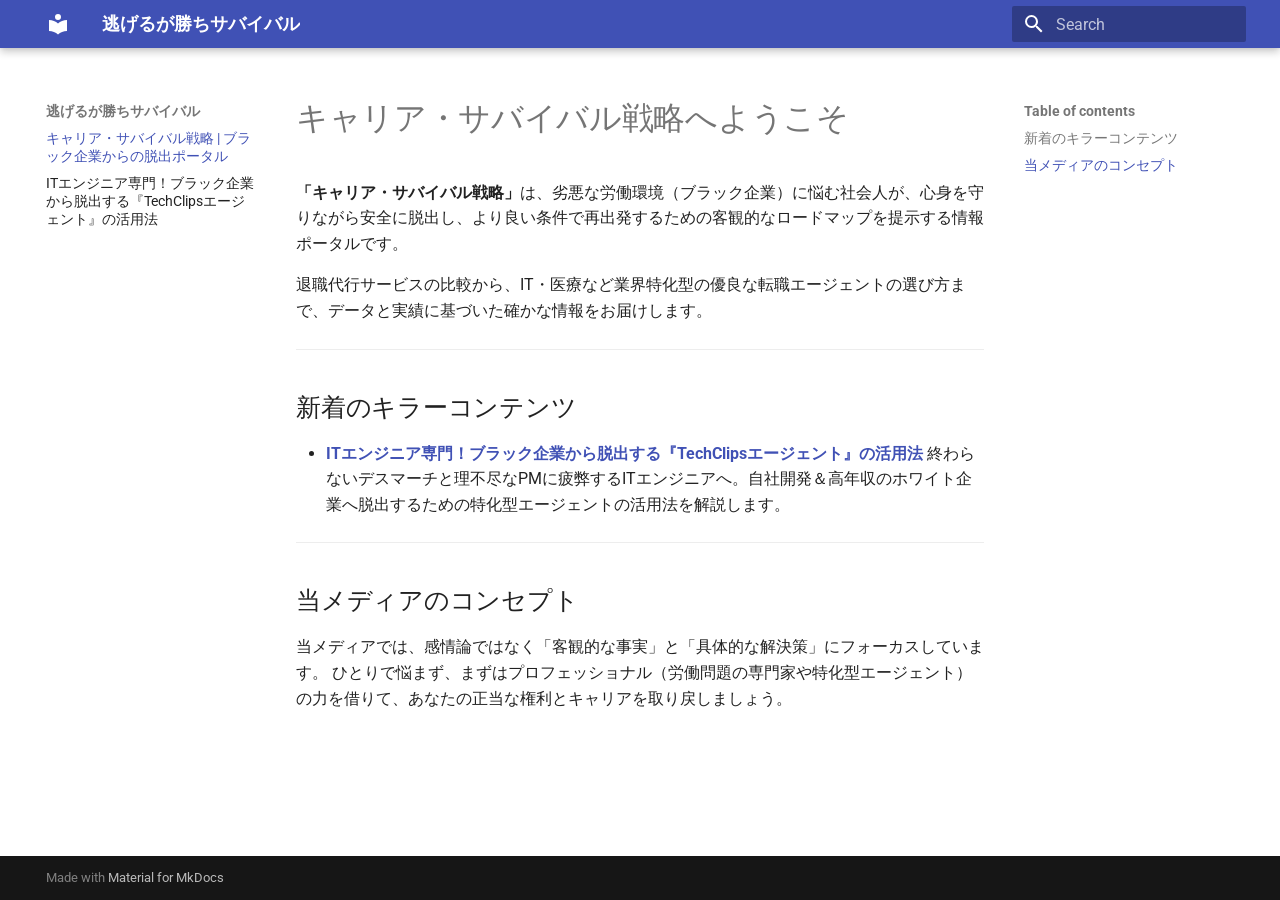
<file: index.html>
<!doctype html>
<html lang="en" class="no-js">
  <head>
    
      <meta charset="utf-8">
      <meta name="viewport" content="width=device-width,initial-scale=1">
      
        <meta name="description" content="劣悪な労働環境、終わらないデスマーチ、パワハラに悩む社会人のための「安全な脱出」と「キャリア再構築」を支援する専門メディアです。">
      
      
      
      
      
        <link rel="next" href="techclips-agent/">
      
      
        
      
      
      <link rel="icon" href="assets/images/favicon.png">
      <meta name="generator" content="mkdocs-1.6.1, mkdocs-material-9.7.7">
    
    
      
        <title>キャリア・サバイバル戦略 | ブラック企業からの脱出ポータル - 逃げるが勝ちサバイバル</title>
      
    
    
      <link rel="stylesheet" href="assets/stylesheets/main.ec1eaa64.min.css">
      
        
        <link rel="stylesheet" href="assets/stylesheets/palette.ab4e12ef.min.css">
      
      


    
    
      
    
    
      
        
        
        <link rel="preconnect" href="https://fonts.gstatic.com" crossorigin>
        <link rel="stylesheet" href="https://fonts.googleapis.com/css?family=Roboto:300,300i,400,400i,700,700i%7CRoboto+Mono:400,400i,700,700i&display=fallback">
        <style>:root{--md-text-font:"Roboto";--md-code-font:"Roboto Mono"}</style>
      
    
    
      <link rel="stylesheet" href="stylesheets/extra.css">
    
    <script>__md_scope=new URL(".",location),__md_hash=e=>[...e].reduce(((e,_)=>(e<<5)-e+_.charCodeAt(0)),0),__md_get=(e,_=localStorage,t=__md_scope)=>JSON.parse(_.getItem(t.pathname+"."+e)),__md_set=(e,_,t=localStorage,a=__md_scope)=>{try{t.setItem(a.pathname+"."+e,JSON.stringify(_))}catch(e){}}</script>
    
      
  


  
  

<script id="__analytics">function __md_analytics(){function e(){dataLayer.push(arguments)}window.dataLayer=window.dataLayer||[],e("js",new Date),e("config","G-HF1MY35ZGQ"),document.addEventListener("DOMContentLoaded",(function(){document.forms.search&&document.forms.search.query.addEventListener("blur",(function(){this.value&&e("event","search",{search_term:this.value})}));document$.subscribe((function(){var t=document.forms.feedback;if(void 0!==t)for(var a of t.querySelectorAll("[type=submit]"))a.addEventListener("click",(function(a){a.preventDefault();var n=document.location.pathname,d=this.getAttribute("data-md-value");e("event","feedback",{page:n,data:d}),t.firstElementChild.disabled=!0;var r=t.querySelector(".md-feedback__note [data-md-value='"+d+"']");r&&(r.hidden=!1)})),t.hidden=!1})),location$.subscribe((function(t){e("config","G-HF1MY35ZGQ",{page_path:t.pathname})}))}));var t=document.createElement("script");t.async=!0,t.src="https://www.googletagmanager.com/gtag/js?id=G-HF1MY35ZGQ",document.getElementById("__analytics").insertAdjacentElement("afterEnd",t)}</script>
  
    <script>"undefined"!=typeof __md_analytics&&__md_analytics()</script>
  

    
    
  </head>
  
  
    
    
    
    
    
    <body dir="ltr" data-md-color-scheme="default" data-md-color-primary="slate" data-md-color-accent="indigo">
  
    
    <input class="md-toggle" data-md-toggle="drawer" type="checkbox" id="__drawer" autocomplete="off">
    <input class="md-toggle" data-md-toggle="search" type="checkbox" id="__search" autocomplete="off">
    <label class="md-overlay" for="__drawer"></label>
    <div data-md-component="skip">
      
        
        <a href="#_1" class="md-skip">
          Skip to content
        </a>
      
    </div>
    <div data-md-component="announce">
      
    </div>
    
    
      

  

<header class="md-header md-header--shadow" data-md-component="header">
  <nav class="md-header__inner md-grid" aria-label="Header">
    <a href="." title="逃げるが勝ちサバイバル" class="md-header__button md-logo" aria-label="逃げるが勝ちサバイバル" data-md-component="logo">
      
  
  <svg xmlns="http://www.w3.org/2000/svg" viewBox="0 0 24 24"><path d="M12 8a3 3 0 0 0 3-3 3 3 0 0 0-3-3 3 3 0 0 0-3 3 3 3 0 0 0 3 3m0 3.54C9.64 9.35 6.5 8 3 8v11c3.5 0 6.64 1.35 9 3.54 2.36-2.19 5.5-3.54 9-3.54V8c-3.5 0-6.64 1.35-9 3.54"/></svg>

    </a>
    <label class="md-header__button md-icon" for="__drawer">
      
      <svg xmlns="http://www.w3.org/2000/svg" viewBox="0 0 24 24"><path d="M3 6h18v2H3zm0 5h18v2H3zm0 5h18v2H3z"/></svg>
    </label>
    <div class="md-header__title" data-md-component="header-title">
      <div class="md-header__ellipsis">
        <div class="md-header__topic">
          <span class="md-ellipsis">
            逃げるが勝ちサバイバル
          </span>
        </div>
        <div class="md-header__topic" data-md-component="header-topic">
          <span class="md-ellipsis">
            
              キャリア・サバイバル戦略 | ブラック企業からの脱出ポータル
            
          </span>
        </div>
      </div>
    </div>
    
      
    
    
    
    
      
      
        <label class="md-header__button md-icon" for="__search">
          
          <svg xmlns="http://www.w3.org/2000/svg" viewBox="0 0 24 24"><path d="M9.5 3A6.5 6.5 0 0 1 16 9.5c0 1.61-.59 3.09-1.56 4.23l.27.27h.79l5 5-1.5 1.5-5-5v-.79l-.27-.27A6.52 6.52 0 0 1 9.5 16 6.5 6.5 0 0 1 3 9.5 6.5 6.5 0 0 1 9.5 3m0 2C7 5 5 7 5 9.5S7 14 9.5 14 14 12 14 9.5 12 5 9.5 5"/></svg>
        </label>
        <div class="md-search" data-md-component="search" role="dialog">
  <label class="md-search__overlay" for="__search"></label>
  <div class="md-search__inner" role="search">
    <form class="md-search__form" name="search">
      <input type="text" class="md-search__input" name="query" aria-label="Search" placeholder="Search" autocapitalize="off" autocorrect="off" autocomplete="off" spellcheck="false" data-md-component="search-query" required>
      <label class="md-search__icon md-icon" for="__search">
        
        <svg xmlns="http://www.w3.org/2000/svg" viewBox="0 0 24 24"><path d="M9.5 3A6.5 6.5 0 0 1 16 9.5c0 1.61-.59 3.09-1.56 4.23l.27.27h.79l5 5-1.5 1.5-5-5v-.79l-.27-.27A6.52 6.52 0 0 1 9.5 16 6.5 6.5 0 0 1 3 9.5 6.5 6.5 0 0 1 9.5 3m0 2C7 5 5 7 5 9.5S7 14 9.5 14 14 12 14 9.5 12 5 9.5 5"/></svg>
        
        <svg xmlns="http://www.w3.org/2000/svg" viewBox="0 0 24 24"><path d="M20 11v2H8l5.5 5.5-1.42 1.42L4.16 12l7.92-7.92L13.5 5.5 8 11z"/></svg>
      </label>
      <nav class="md-search__options" aria-label="Search">
        
        <button type="reset" class="md-search__icon md-icon" title="Clear" aria-label="Clear" tabindex="-1">
          
          <svg xmlns="http://www.w3.org/2000/svg" viewBox="0 0 24 24"><path d="M19 6.41 17.59 5 12 10.59 6.41 5 5 6.41 10.59 12 5 17.59 6.41 19 12 13.41 17.59 19 19 17.59 13.41 12z"/></svg>
        </button>
      </nav>
      
    </form>
    <div class="md-search__output">
      <div class="md-search__scrollwrap" tabindex="0" data-md-scrollfix>
        <div class="md-search-result" data-md-component="search-result">
          <div class="md-search-result__meta">
            Initializing search
          </div>
          <ol class="md-search-result__list" role="presentation"></ol>
        </div>
      </div>
    </div>
  </div>
</div>
      
    
    
  </nav>
  
</header>
    
    <div class="md-container" data-md-component="container">
      
      
        
          
        
      
      <main class="md-main" data-md-component="main">
        <div class="md-main__inner md-grid">
          
            
              
              <div class="md-sidebar md-sidebar--primary" data-md-component="sidebar" data-md-type="navigation" >
                <div class="md-sidebar__scrollwrap">
                  <div class="md-sidebar__inner">
                    



<nav class="md-nav md-nav--primary" aria-label="Navigation" data-md-level="0">
  <label class="md-nav__title" for="__drawer">
    <a href="." title="逃げるが勝ちサバイバル" class="md-nav__button md-logo" aria-label="逃げるが勝ちサバイバル" data-md-component="logo">
      
  
  <svg xmlns="http://www.w3.org/2000/svg" viewBox="0 0 24 24"><path d="M12 8a3 3 0 0 0 3-3 3 3 0 0 0-3-3 3 3 0 0 0-3 3 3 3 0 0 0 3 3m0 3.54C9.64 9.35 6.5 8 3 8v11c3.5 0 6.64 1.35 9 3.54 2.36-2.19 5.5-3.54 9-3.54V8c-3.5 0-6.64 1.35-9 3.54"/></svg>

    </a>
    逃げるが勝ちサバイバル
  </label>
  
  <ul class="md-nav__list" data-md-scrollfix>
    
      
      
  
  
    
  
  
  
    <li class="md-nav__item md-nav__item--active">
      
      <input class="md-nav__toggle md-toggle" type="checkbox" id="__toc">
      
      
        
      
      
        <label class="md-nav__link md-nav__link--active" for="__toc">
          
  
  
  <span class="md-ellipsis">
    
  
    キャリア・サバイバル戦略 | ブラック企業からの脱出ポータル
  

    
  </span>
  
  

          <span class="md-nav__icon md-icon"></span>
        </label>
      
      <a href="." class="md-nav__link md-nav__link--active">
        
  
  
  <span class="md-ellipsis">
    
  
    キャリア・サバイバル戦略 | ブラック企業からの脱出ポータル
  

    
  </span>
  
  

      </a>
      
        

<nav class="md-nav md-nav--secondary" aria-label="Table of contents">
  
  
  
    
  
  
    <label class="md-nav__title" for="__toc">
      <span class="md-nav__icon md-icon"></span>
      Table of contents
    </label>
    <ul class="md-nav__list" data-md-component="toc" data-md-scrollfix>
      
        <li class="md-nav__item">
  <a href="#_2" class="md-nav__link">
    <span class="md-ellipsis">
      
        新着のキラーコンテンツ
      
    </span>
  </a>
  
</li>
      
        <li class="md-nav__item">
  <a href="#_3" class="md-nav__link">
    <span class="md-ellipsis">
      
        当メディアのコンセプト
      
    </span>
  </a>
  
</li>
      
    </ul>
  
</nav>
      
    </li>
  

    
      
      
  
  
  
  
    <li class="md-nav__item">
      <a href="techclips-agent/" class="md-nav__link">
        
  
  
  <span class="md-ellipsis">
    
  
    ITエンジニア専門！ブラック企業から脱出する『TechClipsエージェント』の活用法
  

    
  </span>
  
  

      </a>
    </li>
  

    
  </ul>
</nav>
                  </div>
                </div>
              </div>
            
            
              
              <div class="md-sidebar md-sidebar--secondary" data-md-component="sidebar" data-md-type="toc" >
                <div class="md-sidebar__scrollwrap">
                  <div class="md-sidebar__inner">
                    

<nav class="md-nav md-nav--secondary" aria-label="Table of contents">
  
  
  
    
  
  
    <label class="md-nav__title" for="__toc">
      <span class="md-nav__icon md-icon"></span>
      Table of contents
    </label>
    <ul class="md-nav__list" data-md-component="toc" data-md-scrollfix>
      
        <li class="md-nav__item">
  <a href="#_2" class="md-nav__link">
    <span class="md-ellipsis">
      
        新着のキラーコンテンツ
      
    </span>
  </a>
  
</li>
      
        <li class="md-nav__item">
  <a href="#_3" class="md-nav__link">
    <span class="md-ellipsis">
      
        当メディアのコンセプト
      
    </span>
  </a>
  
</li>
      
    </ul>
  
</nav>
                  </div>
                </div>
              </div>
            
          
          
            <div class="md-content" data-md-component="content">
              
              <article class="md-content__inner md-typeset">
                
                  



<h1 id="_1">キャリア・サバイバル戦略へようこそ</h1>
<p><strong>「キャリア・サバイバル戦略」</strong>は、劣悪な労働環境（ブラック企業）に悩む社会人が、心身を守りながら安全に脱出し、より良い条件で再出発するための客観的なロードマップを提示する情報ポータルです。</p>
<p>退職代行サービスの比較から、IT・医療など業界特化型の優良な転職エージェントの選び方まで、データと実績に基づいた確かな情報をお届けします。</p>
<hr />
<h2 id="_2">新着のキラーコンテンツ</h2>
<ul>
<li><a href="techclips-agent/"><strong>ITエンジニア専門！ブラック企業から脱出する『TechClipsエージェント』の活用法</strong></a>
  終わらないデスマーチと理不尽なPMに疲弊するITエンジニアへ。自社開発＆高年収のホワイト企業へ脱出するための特化型エージェントの活用法を解説します。</li>
</ul>
<hr />
<h2 id="_3">当メディアのコンセプト</h2>
<p>当メディアでは、感情論ではなく「客観的な事実」と「具体的な解決策」にフォーカスしています。
ひとりで悩まず、まずはプロフェッショナル（労働問題の専門家や特化型エージェント）の力を借りて、あなたの正当な権利とキャリアを取り戻しましょう。</p>







  
  



  




                
              </article>
            </div>
          
          
<script>var target=document.getElementById(location.hash.slice(1));target&&target.name&&(target.checked=target.name.startsWith("__tabbed_"))</script>
        </div>
        
      </main>
      
        <footer class="md-footer">
  
  <div class="md-footer-meta md-typeset">
    <div class="md-footer-meta__inner md-grid">
      <div class="md-copyright">
  
  
    Made with
    <a href="https://squidfunk.github.io/mkdocs-material/" target="_blank" rel="noopener">
      Material for MkDocs
    </a>
  
</div>
      
    </div>
  </div>
</footer>
      
    </div>
    <div class="md-dialog" data-md-component="dialog">
      <div class="md-dialog__inner md-typeset"></div>
    </div>
    
    
    
      
      
      <script id="__config" type="application/json">{"annotate": null, "base": ".", "features": [], "search": "assets/javascripts/workers/search.2c215733.min.js", "tags": null, "translations": {"clipboard.copied": "Copied to clipboard", "clipboard.copy": "Copy to clipboard", "search.result.more.one": "1 more on this page", "search.result.more.other": "# more on this page", "search.result.none": "No matching documents", "search.result.one": "1 matching document", "search.result.other": "# matching documents", "search.result.placeholder": "Type to start searching", "search.result.term.missing": "Missing", "select.version": "Select version"}, "version": null}</script>
    
    
      <script src="assets/javascripts/bundle.d7400e89.min.js"></script>
      
    
  </body>
</html>
</file>
<file: stylesheets/extra.css>
:root {
  --md-admonition-icon--mascot: url('data:image/svg+xml;charset=utf-8,<svg xmlns="http://www.w3.org/2000/svg" viewBox="0 0 24 24"><path d="M12 2C6.48 2 2 6.48 2 12s4.48 10 10 10 10-4.48 10-10S17.52 2 12 2zm0 3c1.66 0 3 1.34 3 3s-1.34 3-3 3-3-1.34-3-3 1.34-3 3-3zm0 14.2c-2.5 0-4.71-1.28-6-3.22.03-1.99 4-3.08 6-3.08 1.99 0 5.97 1.09 6 3.08-1.29 1.94-3.5 3.22-6 3.22z"/></svg>');
}
.md-typeset .admonition.mascot {
  border-color: #3b4252;
}
.md-typeset .mascot > .admonition-title {
  background-color: #4c566a;
  color: #eceff4;
}
.md-typeset .mascot > .admonition-title::before {
  background-color: currentColor;
  mask-image: var(--md-admonition-icon--mascot);
  -webkit-mask-image: var(--md-admonition-icon--mascot);
}
</file>
<file: assets/stylesheets/main.ec1eaa64.min.css>
@charset "UTF-8";html{-webkit-text-size-adjust:none;-moz-text-size-adjust:none;text-size-adjust:none;box-sizing:border-box}*,:after,:before{box-sizing:inherit}@media (prefers-reduced-motion){*,:after,:before{transition:none!important}}body{margin:0}a,button,input,label{-webkit-tap-highlight-color:transparent}a{color:inherit;text-decoration:none}hr{border:0;box-sizing:initial;display:block;height:.05rem;overflow:visible;padding:0}small{font-size:80%}sub,sup{line-height:1em}img{border-style:none}table{border-collapse:initial;border-spacing:0}td,th{font-weight:400;vertical-align:top}button{background:#0000;border:0;font-family:inherit;font-size:inherit;margin:0;padding:0}input{border:0;outline:none}:root{--md-primary-fg-color:#4051b5;--md-primary-fg-color--light:#5d6cc0;--md-primary-fg-color--dark:#303fa1;--md-primary-bg-color:#fff;--md-primary-bg-color--light:#ffffffb3;--md-accent-fg-color:#526cfe;--md-accent-fg-color--transparent:#526cfe1a;--md-accent-bg-color:#fff;--md-accent-bg-color--light:#ffffffb3}[data-md-color-scheme=default]{color-scheme:light}[data-md-color-scheme=default] img[src$="#gh-dark-mode-only"],[data-md-color-scheme=default] img[src$="#only-dark"]{display:none}:root,[data-md-color-scheme=default]{--md-hue:225deg;--md-default-fg-color:#000000de;--md-default-fg-color--light:#0000008a;--md-default-fg-color--lighter:#00000052;--md-default-fg-color--lightest:#00000012;--md-default-bg-color:#fff;--md-default-bg-color--light:#ffffffb3;--md-default-bg-color--lighter:#ffffff4d;--md-default-bg-color--lightest:#ffffff1f;--md-code-fg-color:#36464e;--md-code-bg-color:#f5f5f5;--md-code-bg-color--light:#f5f5f5b3;--md-code-bg-color--lighter:#f5f5f54d;--md-code-hl-color:#4287ff;--md-code-hl-color--light:#4287ff1a;--md-code-hl-number-color:#d52a2a;--md-code-hl-special-color:#db1457;--md-code-hl-function-color:#a846b9;--md-code-hl-constant-color:#6e59d9;--md-code-hl-keyword-color:#3f6ec6;--md-code-hl-string-color:#1c7d4d;--md-code-hl-name-color:var(--md-code-fg-color);--md-code-hl-operator-color:var(--md-default-fg-color--light);--md-code-hl-punctuation-color:var(--md-default-fg-color--light);--md-code-hl-comment-color:var(--md-default-fg-color--light);--md-code-hl-generic-color:var(--md-default-fg-color--light);--md-code-hl-variable-color:var(--md-default-fg-color--light);--md-typeset-color:var(--md-default-fg-color);--md-typeset-a-color:var(--md-primary-fg-color);--md-typeset-del-color:#f5503d26;--md-typeset-ins-color:#0bd57026;--md-typeset-kbd-color:#fafafa;--md-typeset-kbd-accent-color:#fff;--md-typeset-kbd-border-color:#b8b8b8;--md-typeset-mark-color:#ffff0080;--md-typeset-table-color:#0000001f;--md-typeset-table-color--light:rgba(0,0,0,.035);--md-admonition-fg-color:var(--md-default-fg-color);--md-admonition-bg-color:var(--md-default-bg-color);--md-warning-fg-color:#000000de;--md-warning-bg-color:#ff9;--md-footer-fg-color:#fff;--md-footer-fg-color--light:#ffffffb3;--md-footer-fg-color--lighter:#ffffff73;--md-footer-bg-color:#000000de;--md-footer-bg-color--dark:#00000052;--md-shadow-z1:0 0.2rem 0.5rem #0000000d,0 0 0.05rem #0000001a;--md-shadow-z2:0 0.2rem 0.5rem #0000001a,0 0 0.05rem #00000040;--md-shadow-z3:0 0.2rem 0.5rem #0003,0 0 0.05rem #00000059}.md-icon svg{fill:currentcolor;display:block;height:1.2rem;width:1.2rem}body{-webkit-font-smoothing:antialiased;-moz-osx-font-smoothing:grayscale;--md-text-font-family:var(--md-text-font,_),-apple-system,BlinkMacSystemFont,Helvetica,Arial,sans-serif;--md-code-font-family:var(--md-code-font,_),SFMono-Regular,Consolas,Menlo,monospace}aside,body,input{font-feature-settings:"kern","liga";color:var(--md-typeset-color);font-family:var(--md-text-font-family)}code,kbd,pre{font-feature-settings:"kern";font-family:var(--md-code-font-family)}:root{--md-typeset-table-sort-icon:url('data:image/svg+xml;charset=utf-8,<svg xmlns="http://www.w3.org/2000/svg" viewBox="0 0 24 24"><path d="m18 21-4-4h3V7h-3l4-4 4 4h-3v10h3M2 19v-2h10v2M2 13v-2h7v2M2 7V5h4v2z"/></svg>');--md-typeset-table-sort-icon--asc:url('data:image/svg+xml;charset=utf-8,<svg xmlns="http://www.w3.org/2000/svg" viewBox="0 0 24 24"><path d="M19 17h3l-4 4-4-4h3V3h2M2 17h10v2H2M6 5v2H2V5m0 6h7v2H2z"/></svg>');--md-typeset-table-sort-icon--desc:url('data:image/svg+xml;charset=utf-8,<svg xmlns="http://www.w3.org/2000/svg" viewBox="0 0 24 24"><path d="M19 7h3l-4-4-4 4h3v14h2M2 17h10v2H2M6 5v2H2V5m0 6h7v2H2z"/></svg>')}.md-typeset{-webkit-print-color-adjust:exact;color-adjust:exact;font-size:.8rem;line-height:1.6;overflow-wrap:break-word}@media print{.md-typeset{font-size:.68rem}}.md-typeset blockquote,.md-typeset dl,.md-typeset figure,.md-typeset ol,.md-typeset pre,.md-typeset ul{margin-bottom:1em;margin-top:1em}.md-typeset h1{color:var(--md-default-fg-color--light);font-size:2em;line-height:1.3;margin:0 0 1.25em}.md-typeset h1,.md-typeset h2{font-weight:300;letter-spacing:-.01em}.md-typeset h2{font-size:1.5625em;line-height:1.4;margin:1.6em 0 .64em}.md-typeset h3{font-size:1.25em;font-weight:400;letter-spacing:-.01em;line-height:1.5;margin:1.6em 0 .8em}.md-typeset h2+h3{margin-top:.8em}.md-typeset h4{font-weight:700;letter-spacing:-.01em;margin:1em 0}.md-typeset h5,.md-typeset h6{color:var(--md-default-fg-color--light);font-size:.8em;font-weight:700;letter-spacing:-.01em;margin:1.25em 0}.md-typeset h5{text-transform:uppercase}.md-typeset h5 code{text-transform:none}.md-typeset hr{border-bottom:.05rem solid var(--md-default-fg-color--lightest);display:flow-root;margin:1.5em 0}.md-typeset a{color:var(--md-typeset-a-color);word-break:break-word}.md-typeset a,.md-typeset a:before{transition:color 125ms}.md-typeset a:focus,.md-typeset a:hover{color:var(--md-accent-fg-color)}.md-typeset a:focus code,.md-typeset a:hover code{background-color:var(--md-accent-fg-color--transparent);color:var(--md-accent-fg-color)}.md-typeset a code{color:var(--md-typeset-a-color)}.md-typeset a.focus-visible{outline-color:var(--md-accent-fg-color);outline-offset:.2rem}.md-typeset code,.md-typeset kbd,.md-typeset pre{color:var(--md-code-fg-color);direction:ltr;font-variant-ligatures:none;transition:background-color 125ms}@media print{.md-typeset code,.md-typeset kbd,.md-typeset pre{white-space:pre-wrap}}.md-typeset code{background-color:var(--md-code-bg-color);border-radius:.1rem;-webkit-box-decoration-break:clone;box-decoration-break:clone;font-size:.85em;padding:0 .2941176471em;transition:color 125ms,background-color 125ms;word-break:break-word}.md-typeset code:not(.focus-visible){-webkit-tap-highlight-color:transparent;outline:none}.md-typeset pre{display:flow-root;line-height:1.4;position:relative}.md-typeset pre>code{-webkit-box-decoration-break:slice;box-decoration-break:slice;box-shadow:none;display:block;margin:0;outline-color:var(--md-accent-fg-color);overflow:auto;padding:.7720588235em 1.1764705882em;scrollbar-color:var(--md-default-fg-color--lighter) #0000;scrollbar-width:thin;touch-action:auto;word-break:normal}.md-typeset pre>code:hover{scrollbar-color:var(--md-accent-fg-color) #0000}.md-typeset pre>code::-webkit-scrollbar{height:.2rem;width:.2rem}.md-typeset pre>code::-webkit-scrollbar-thumb{background-color:var(--md-default-fg-color--lighter)}.md-typeset pre>code::-webkit-scrollbar-thumb:hover{background-color:var(--md-accent-fg-color)}.md-typeset kbd{background-color:var(--md-typeset-kbd-color);border-radius:.1rem;box-shadow:0 .1rem 0 .05rem var(--md-typeset-kbd-border-color),0 .1rem 0 var(--md-typeset-kbd-border-color),0 -.1rem .2rem var(--md-typeset-kbd-accent-color) inset;color:var(--md-default-fg-color);display:inline-block;font-size:.75em;padding:0 .6666666667em;vertical-align:text-top;word-break:break-word}.md-typeset mark{background-color:var(--md-typeset-mark-color);-webkit-box-decoration-break:clone;box-decoration-break:clone;color:inherit;word-break:break-word}.md-typeset abbr{cursor:help;text-decoration:none}.md-typeset [data-preview],.md-typeset abbr{border-bottom:.05rem dotted var(--md-default-fg-color--light)}.md-typeset small{opacity:.75}[dir=ltr] .md-typeset sub,[dir=ltr] .md-typeset sup{margin-left:.078125em}[dir=rtl] .md-typeset sub,[dir=rtl] .md-typeset sup{margin-right:.078125em}[dir=ltr] .md-typeset blockquote{padding-left:.6rem}[dir=rtl] .md-typeset blockquote{padding-right:.6rem}[dir=ltr] .md-typeset blockquote{border-left:.2rem solid var(--md-default-fg-color--lighter)}[dir=rtl] .md-typeset blockquote{border-right:.2rem solid var(--md-default-fg-color--lighter)}.md-typeset blockquote{color:var(--md-default-fg-color--light);margin-left:0;margin-right:0}.md-typeset ul{list-style-type:disc}.md-typeset ul[type]{list-style-type:revert-layer}[dir=ltr] .md-typeset ol,[dir=ltr] .md-typeset ul{margin-left:.625em}[dir=rtl] .md-typeset ol,[dir=rtl] .md-typeset ul{margin-right:.625em}.md-typeset ol,.md-typeset ul{padding:0}.md-typeset ol:not([hidden]),.md-typeset ul:not([hidden]){display:flow-root}.md-typeset ol ol,.md-typeset ul ol{list-style-type:lower-alpha}.md-typeset ol ol ol,.md-typeset ul ol ol{list-style-type:lower-roman}.md-typeset ol ol ol ol,.md-typeset ul ol ol ol{list-style-type:upper-alpha}.md-typeset ol ol ol ol ol,.md-typeset ul ol ol ol ol{list-style-type:upper-roman}.md-typeset ol[type],.md-typeset ul[type]{list-style-type:revert-layer}[dir=ltr] .md-typeset ol li,[dir=ltr] .md-typeset ul li{margin-left:1.25em}[dir=rtl] .md-typeset ol li,[dir=rtl] .md-typeset ul li{margin-right:1.25em}.md-typeset ol li,.md-typeset ul li{margin-bottom:.5em}.md-typeset ol li blockquote,.md-typeset ol li p,.md-typeset ul li blockquote,.md-typeset ul li p{margin:.5em 0}.md-typeset ol li:last-child,.md-typeset ul li:last-child{margin-bottom:0}[dir=ltr] .md-typeset ol li ol,[dir=ltr] .md-typeset ol li ul,[dir=ltr] .md-typeset ul li ol,[dir=ltr] .md-typeset ul li ul{margin-left:.625em}[dir=rtl] .md-typeset ol li ol,[dir=rtl] .md-typeset ol li ul,[dir=rtl] .md-typeset ul li ol,[dir=rtl] .md-typeset ul li ul{margin-right:.625em}.md-typeset ol li ol,.md-typeset ol li ul,.md-typeset ul li ol,.md-typeset ul li ul{margin-bottom:.5em;margin-top:.5em}[dir=ltr] .md-typeset dd{margin-left:1.875em}[dir=rtl] .md-typeset dd{margin-right:1.875em}.md-typeset dd{margin-bottom:1.5em;margin-top:1em}.md-typeset img,.md-typeset svg,.md-typeset video{height:auto;max-width:100%}.md-typeset img[align=left]{margin:1em 1em 1em 0}.md-typeset img[align=right]{margin:1em 0 1em 1em}.md-typeset img[align]:only-child{margin-top:0}.md-typeset figure{display:flow-root;margin:1em auto;max-width:100%;text-align:center;width:fit-content}.md-typeset figure img{display:block;margin:0 auto}.md-typeset figcaption{font-style:italic;margin:1em auto;max-width:24rem}.md-typeset iframe{max-width:100%}.md-typeset table:not([class]){background-color:var(--md-default-bg-color);border:.05rem solid var(--md-typeset-table-color);border-radius:.1rem;display:inline-block;font-size:.64rem;max-width:100%;overflow:auto;touch-action:auto}@media print{.md-typeset table:not([class]){display:table}}.md-typeset table:not([class])+*{margin-top:1.5em}.md-typeset table:not([class]) td>:first-child,.md-typeset table:not([class]) th>:first-child{margin-top:0}.md-typeset table:not([class]) td>:last-child,.md-typeset table:not([class]) th>:last-child{margin-bottom:0}.md-typeset table:not([class]) td:not([align]),.md-typeset table:not([class]) th:not([align]){text-align:left}[dir=rtl] .md-typeset table:not([class]) td:not([align]),[dir=rtl] .md-typeset table:not([class]) th:not([align]){text-align:right}.md-typeset table:not([class]) th{font-weight:700;min-width:5rem;padding:.9375em 1.25em;vertical-align:top}.md-typeset table:not([class]) td{border-top:.05rem solid var(--md-typeset-table-color);padding:.9375em 1.25em;vertical-align:top}.md-typeset table:not([class]) tbody tr{transition:background-color 125ms}.md-typeset table:not([class]) tbody tr:hover{background-color:var(--md-typeset-table-color--light);box-shadow:0 .05rem 0 var(--md-default-bg-color) inset}.md-typeset table:not([class]) a{word-break:normal}.md-typeset table th[role=columnheader]{cursor:pointer}[dir=ltr] .md-typeset table th[role=columnheader]:after{margin-left:.5em}[dir=rtl] .md-typeset table th[role=columnheader]:after{margin-right:.5em}.md-typeset table th[role=columnheader]:after{content:"";display:inline-block;height:1.2em;-webkit-mask-image:var(--md-typeset-table-sort-icon);mask-image:var(--md-typeset-table-sort-icon);-webkit-mask-repeat:no-repeat;mask-repeat:no-repeat;-webkit-mask-size:contain;mask-size:contain;transition:background-color 125ms;vertical-align:text-bottom;width:1.2em}.md-typeset table th[role=columnheader]:hover:after{background-color:var(--md-default-fg-color--lighter)}.md-typeset table th[role=columnheader][aria-sort=ascending]:after{background-color:var(--md-default-fg-color--light);-webkit-mask-image:var(--md-typeset-table-sort-icon--asc);mask-image:var(--md-typeset-table-sort-icon--asc)}.md-typeset table th[role=columnheader][aria-sort=descending]:after{background-color:var(--md-default-fg-color--light);-webkit-mask-image:var(--md-typeset-table-sort-icon--desc);mask-image:var(--md-typeset-table-sort-icon--desc)}.md-typeset__scrollwrap{margin:1em -.8rem;overflow-x:auto;touch-action:auto}.md-typeset__table{display:inline-block;margin-bottom:.5em;padding:0 .8rem}@media print{.md-typeset__table{display:block}}html .md-typeset__table table{display:table;margin:0;overflow:hidden;width:100%}@media screen and (max-width:44.984375em){.md-content__inner>pre{margin:1em -.8rem}.md-content__inner>pre code{border-radius:0}}.md-typeset .md-author{border-radius:100%;display:block;flex-shrink:0;height:1.6rem;overflow:hidden;position:relative;transition:color 125ms,transform 125ms;width:1.6rem}.md-typeset .md-author img{display:block}.md-typeset .md-author--more{background:var(--md-default-fg-color--lightest);color:var(--md-default-fg-color--lighter);font-size:.6rem;font-weight:700;line-height:1.6rem;text-align:center}.md-typeset .md-author--long{height:2.4rem;width:2.4rem}.md-typeset a.md-author{transform:scale(1)}.md-typeset a.md-author img{border-radius:100%;filter:grayscale(100%) opacity(75%);transition:filter 125ms}.md-typeset a.md-author:focus,.md-typeset a.md-author:hover{transform:scale(1.1);z-index:1}.md-typeset a.md-author:focus img,.md-typeset a.md-author:hover img{filter:grayscale(0)}.md-banner{background-color:var(--md-footer-bg-color);color:var(--md-footer-fg-color);overflow:auto}@media print{.md-banner{display:none}}.md-banner--warning{background-color:var(--md-warning-bg-color);color:var(--md-warning-fg-color)}.md-banner__inner{font-size:.7rem;margin:.6rem auto;padding:0 .8rem}[dir=ltr] .md-banner__button{float:right}[dir=rtl] .md-banner__button{float:left}.md-banner__button{color:inherit;cursor:pointer;transition:opacity .25s}.no-js .md-banner__button{display:none}.md-banner__button:hover{opacity:.7}html{font-size:125%;height:100%;overflow-x:hidden}@media screen and (min-width:100em){html{font-size:137.5%}}@media screen and (min-width:125em){html{font-size:150%}}body{background-color:var(--md-default-bg-color);display:flex;flex-direction:column;font-size:.5rem;min-height:100%;position:relative;width:100%}@media print{body{display:block}}@media screen and (max-width:59.984375em){body[data-md-scrolllock]{position:fixed}}.md-grid{margin-left:auto;margin-right:auto;max-width:61rem}.md-container{display:flex;flex-direction:column;flex-grow:1}@media print{.md-container{display:block}}.md-main{flex-grow:1}.md-main__inner{display:flex;height:100%;margin-top:1.5rem}.md-ellipsis{overflow:hidden;text-overflow:ellipsis}.md-toggle{display:none}.md-option{height:0;opacity:0;position:absolute;width:0}.md-option:checked+label:not([hidden]){display:block}.md-option.focus-visible+label{outline-color:var(--md-accent-fg-color);outline-style:auto}.md-skip{background-color:var(--md-default-fg-color);border-radius:.1rem;color:var(--md-default-bg-color);font-size:.64rem;margin:.5rem;opacity:0;outline-color:var(--md-accent-fg-color);padding:.3rem .5rem;position:fixed;transform:translateY(.4rem);z-index:-1}.md-skip:focus{opacity:1;transform:translateY(0);transition:transform .25s cubic-bezier(.4,0,.2,1),opacity 175ms 75ms;z-index:10}@page{margin:25mm}:root{--md-clipboard-icon:url('data:image/svg+xml;charset=utf-8,<svg xmlns="http://www.w3.org/2000/svg" viewBox="0 0 24 24"><path d="M19 21H8V7h11m0-2H8a2 2 0 0 0-2 2v14a2 2 0 0 0 2 2h11a2 2 0 0 0 2-2V7a2 2 0 0 0-2-2m-3-4H4a2 2 0 0 0-2 2v14h2V3h12z"/></svg>')}.md-clipboard{border-radius:.1rem;color:var(--md-default-fg-color--lightest);cursor:pointer;height:1.5em;outline-color:var(--md-accent-fg-color);outline-offset:.1rem;transition:color .25s;width:1.5em;z-index:1}@media print{.md-clipboard{display:none}}.md-clipboard:not(.focus-visible){-webkit-tap-highlight-color:transparent;outline:none}:hover>.md-clipboard{color:var(--md-default-fg-color--light)}.md-clipboard:focus,.md-clipboard:hover{color:var(--md-accent-fg-color)}.md-clipboard:after{background-color:currentcolor;content:"";display:block;height:1.125em;margin:0 auto;-webkit-mask-image:var(--md-clipboard-icon);mask-image:var(--md-clipboard-icon);-webkit-mask-position:center;mask-position:center;-webkit-mask-repeat:no-repeat;mask-repeat:no-repeat;-webkit-mask-size:contain;mask-size:contain;width:1.125em}.md-clipboard--inline{cursor:pointer}.md-clipboard--inline code{transition:color .25s,background-color .25s}.md-clipboard--inline:focus code,.md-clipboard--inline:hover code{background-color:var(--md-accent-fg-color--transparent);color:var(--md-accent-fg-color)}:root{--md-code-select-icon:url('data:image/svg+xml;charset=utf-8,<svg xmlns="http://www.w3.org/2000/svg" viewBox="0 0 24 24"><path d="M19 19h-4v2h4c1.1 0 2-.9 2-2v-4h-2m0-12h-4v2h4v4h2V5c0-1.1-.9-2-2-2M5 5h4V3H5c-1.1 0-2 .9-2 2v4h2m0 6H3v4c0 1.1.9 2 2 2h4v-2H5zm2-4h2v2H7zm4 0h2v2h-2zm4 0h2v2h-2zM7 7h2v2H7zm4 0h2v2h-2zm4 0h2v2h-2zm-8 8h2v2H7zm4 0h2v2h-2zm4 0h2v2h-2z"/></svg>');--md-code-copy-icon:url('data:image/svg+xml;charset=utf-8,<svg xmlns="http://www.w3.org/2000/svg" viewBox="0 0 24 24"><path d="M19 21H8V7h11m0-2H8a2 2 0 0 0-2 2v14a2 2 0 0 0 2 2h11a2 2 0 0 0 2-2V7a2 2 0 0 0-2-2m-3-4H4a2 2 0 0 0-2 2v14h2V3h12z"/></svg>')}.md-typeset .md-code__content{display:grid}.md-code__nav{background-color:var(--md-code-bg-color--lighter);border-radius:.1rem;display:flex;gap:.2rem;padding:.2rem;position:absolute;right:.25em;top:.25em;transition:background-color .25s;z-index:1}:hover>.md-code__nav{background-color:var(--md-code-bg-color--light)}.md-code__button{color:var(--md-default-fg-color--lightest);cursor:pointer;display:block;height:1.5em;outline-color:var(--md-accent-fg-color);outline-offset:.1rem;transition:color .25s;width:1.5em}:hover>*>.md-code__button{color:var(--md-default-fg-color--light)}.md-code__button.focus-visible,.md-code__button:hover{color:var(--md-accent-fg-color)}.md-code__button--active{color:var(--md-default-fg-color)!important}.md-code__button:after{background-color:currentcolor;content:"";display:block;height:1.125em;margin:0 auto;-webkit-mask-position:center;mask-position:center;-webkit-mask-repeat:no-repeat;mask-repeat:no-repeat;-webkit-mask-size:contain;mask-size:contain;width:1.125em}.md-code__button[data-md-type=select]:after{-webkit-mask-image:var(--md-code-select-icon);mask-image:var(--md-code-select-icon)}.md-code__button[data-md-type=copy]:after{-webkit-mask-image:var(--md-code-copy-icon);mask-image:var(--md-code-copy-icon)}@keyframes consent{0%{opacity:0;transform:translateY(100%)}to{opacity:1;transform:translateY(0)}}@keyframes overlay{0%{opacity:0}to{opacity:1}}.md-consent__overlay{animation:overlay .25s both;-webkit-backdrop-filter:blur(.1rem);backdrop-filter:blur(.1rem);background-color:#0000008a;height:100%;opacity:1;position:fixed;top:0;width:100%;z-index:5}.md-consent__inner{animation:consent .5s cubic-bezier(.1,.7,.1,1) both;background-color:var(--md-default-bg-color);border:0;border-radius:.1rem;bottom:0;box-shadow:0 0 .2rem #0000001a,0 .2rem .4rem #0003;max-height:100%;overflow:auto;padding:0;position:fixed;width:100%;z-index:5}.md-consent__form{padding:.8rem}.md-consent__settings{display:none;margin:1em 0}input:checked+.md-consent__settings{display:block}.md-consent__controls{margin-bottom:.8rem}.md-typeset .md-consent__controls .md-button{display:inline}@media screen and (max-width:44.984375em){.md-typeset .md-consent__controls .md-button{display:block;margin-top:.4rem;text-align:center;width:100%}}.md-consent label{cursor:pointer}.md-content{flex-grow:1;min-width:0}.md-content__inner{margin:0 .8rem 1.2rem;padding-top:.6rem}@media screen and (min-width:76.25em){[dir=ltr] .md-sidebar--primary:not([hidden])~.md-content>.md-content__inner{margin-left:1.2rem}[dir=ltr] .md-sidebar--secondary:not([hidden])~.md-content>.md-content__inner,[dir=rtl] .md-sidebar--primary:not([hidden])~.md-content>.md-content__inner{margin-right:1.2rem}[dir=rtl] .md-sidebar--secondary:not([hidden])~.md-content>.md-content__inner{margin-left:1.2rem}}.md-content__inner:before{content:"";display:block;height:.4rem}.md-content__inner>:last-child{margin-bottom:0}[dir=ltr] .md-content__button{float:right}[dir=rtl] .md-content__button{float:left}[dir=ltr] .md-content__button{margin-left:.4rem}[dir=rtl] .md-content__button{margin-right:.4rem}.md-content__button{margin:.4rem 0;padding:0}@media print{.md-content__button{display:none}}.md-typeset .md-content__button{color:var(--md-default-fg-color--lighter)}.md-content__button svg{display:inline;vertical-align:top}[dir=rtl] .md-content__button svg{transform:scaleX(-1)}[dir=ltr] .md-dialog{right:.8rem}[dir=rtl] .md-dialog{left:.8rem}.md-dialog{background-color:var(--md-default-fg-color);border-radius:.1rem;bottom:.8rem;box-shadow:var(--md-shadow-z3);min-width:11.1rem;opacity:0;padding:.4rem .6rem;pointer-events:none;position:fixed;transform:translateY(100%);transition:transform 0ms .4s,opacity .4s;z-index:4}@media print{.md-dialog{display:none}}.md-dialog--active{opacity:1;pointer-events:auto;transform:translateY(0);transition:transform .4s cubic-bezier(.075,.85,.175,1),opacity .4s}.md-dialog__inner{color:var(--md-default-bg-color);font-size:.7rem}.md-feedback{margin:2em 0 1em;text-align:center}.md-feedback fieldset{border:none;margin:0;padding:0}.md-feedback__title{font-weight:700;margin:1em auto}.md-feedback__inner{position:relative}.md-feedback__list{display:flex;flex-wrap:wrap;place-content:baseline center;position:relative}.md-feedback__list:hover .md-icon:not(:disabled){color:var(--md-default-fg-color--lighter)}:disabled .md-feedback__list{min-height:1.8rem}.md-feedback__icon{color:var(--md-default-fg-color--light);cursor:pointer;flex-shrink:0;margin:0 .1rem;transition:color 125ms}.md-feedback__icon:not(:disabled).md-icon:hover{color:var(--md-accent-fg-color)}.md-feedback__icon:disabled{color:var(--md-default-fg-color--lightest);pointer-events:none}.md-feedback__note{opacity:0;position:relative;transform:translateY(.4rem);transition:transform .4s cubic-bezier(.1,.7,.1,1),opacity .15s}.md-feedback__note>*{margin:0 auto;max-width:16rem}:disabled .md-feedback__note{opacity:1;transform:translateY(0)}@media print{.md-feedback{display:none}}.md-footer{background-color:var(--md-footer-bg-color);color:var(--md-footer-fg-color)}@media print{.md-footer{display:none}}.md-footer__inner{justify-content:space-between;overflow:auto;padding:.2rem}.md-footer__inner:not([hidden]){display:flex}.md-footer__link{align-items:end;display:flex;flex-grow:0.01;margin-bottom:.4rem;margin-top:1rem;max-width:100%;outline-color:var(--md-accent-fg-color);overflow:hidden;transition:opacity .25s}.md-footer__link:focus,.md-footer__link:hover{opacity:.7}[dir=rtl] .md-footer__link svg{transform:scaleX(-1)}@media screen and (max-width:44.984375em){.md-footer__link--prev{flex-shrink:0}.md-footer__link--prev .md-footer__title{display:none}}[dir=ltr] .md-footer__link--next{margin-left:auto}[dir=rtl] .md-footer__link--next{margin-right:auto}.md-footer__link--next{text-align:right}[dir=rtl] .md-footer__link--next{text-align:left}.md-footer__title{flex-grow:1;font-size:.9rem;margin-bottom:.7rem;max-width:calc(100% - 2.4rem);padding:0 1rem;white-space:nowrap}.md-footer__button{margin:.2rem;padding:.4rem}.md-footer__direction{font-size:.64rem;opacity:.7}.md-footer-meta{background-color:var(--md-footer-bg-color--dark)}.md-footer-meta__inner{display:flex;flex-wrap:wrap;justify-content:space-between;padding:.2rem}html .md-footer-meta.md-typeset a{color:var(--md-footer-fg-color--light)}html .md-footer-meta.md-typeset a:focus,html .md-footer-meta.md-typeset a:hover{color:var(--md-footer-fg-color)}.md-copyright{color:var(--md-footer-fg-color--lighter);font-size:.64rem;margin:auto .6rem;padding:.4rem 0;width:100%}@media screen and (min-width:45em){.md-copyright{width:auto}}.md-copyright__highlight{color:var(--md-footer-fg-color--light)}.md-social{display:inline-flex;gap:.2rem;margin:0 .4rem;padding:.2rem 0 .6rem}@media screen and (min-width:45em){.md-social{padding:.6rem 0}}.md-social__link{display:inline-block;height:1.6rem;text-align:center;width:1.6rem}.md-social__link:before{line-height:1.9}.md-social__link svg{fill:currentcolor;max-height:.8rem;vertical-align:-25%}.md-typeset .md-button{border:.1rem solid;border-radius:.1rem;color:var(--md-primary-fg-color);cursor:pointer;display:inline-block;font-weight:700;padding:.625em 2em;transition:color 125ms,background-color 125ms,border-color 125ms}.md-typeset .md-button--primary{background-color:var(--md-primary-fg-color);border-color:var(--md-primary-fg-color);color:var(--md-primary-bg-color)}.md-typeset .md-button:focus,.md-typeset .md-button:hover{background-color:var(--md-accent-fg-color);border-color:var(--md-accent-fg-color);color:var(--md-accent-bg-color)}[dir=ltr] .md-typeset .md-input{border-top-left-radius:.1rem}[dir=ltr] .md-typeset .md-input,[dir=rtl] .md-typeset .md-input{border-top-right-radius:.1rem}[dir=rtl] .md-typeset .md-input{border-top-left-radius:.1rem}.md-typeset .md-input{border-bottom:.1rem solid var(--md-default-fg-color--lighter);box-shadow:var(--md-shadow-z1);font-size:.8rem;height:1.8rem;padding:0 .6rem;transition:border .25s,box-shadow .25s}.md-typeset .md-input:focus,.md-typeset .md-input:hover{border-bottom-color:var(--md-accent-fg-color);box-shadow:var(--md-shadow-z2)}.md-typeset .md-input--stretch{width:100%}.md-header{background-color:var(--md-primary-fg-color);box-shadow:0 0 .2rem #0000,0 .2rem .4rem #0000;color:var(--md-primary-bg-color);display:block;left:0;position:sticky;right:0;top:0;z-index:4}@media print{.md-header{display:none}}.md-header[hidden]{transform:translateY(-100%);transition:transform .25s cubic-bezier(.8,0,.6,1),box-shadow .25s}.md-header--shadow{box-shadow:0 0 .2rem #0000001a,0 .2rem .4rem #0003;transition:transform .25s cubic-bezier(.1,.7,.1,1),box-shadow .25s}.md-header__inner{align-items:center;display:flex;padding:0 .2rem}.md-header__button{color:currentcolor;cursor:pointer;margin:.2rem;outline-color:var(--md-accent-fg-color);padding:.4rem;position:relative;transition:opacity .25s;vertical-align:middle;z-index:1}.md-header__button:hover{opacity:.7}.md-header__button:not([hidden]){display:inline-block}.md-header__button:not(.focus-visible){-webkit-tap-highlight-color:transparent;outline:none}.md-header__button.md-logo{margin:.2rem;padding:.4rem}@media screen and (max-width:76.234375em){.md-header__button.md-logo{display:none}}.md-header__button.md-logo img,.md-header__button.md-logo svg{fill:currentcolor;display:block;height:1.2rem;width:auto}@media screen and (min-width:60em){.md-header__button[for=__search]{display:none}}.no-js .md-header__button[for=__search]{display:none}[dir=rtl] .md-header__button[for=__search] svg{transform:scaleX(-1)}@media screen and (min-width:76.25em){.md-header__button[for=__drawer]{display:none}}.md-header__topic{display:flex;max-width:100%;position:absolute;transition:transform .4s cubic-bezier(.1,.7,.1,1),opacity .15s;white-space:nowrap}.md-header__topic+.md-header__topic{opacity:0;pointer-events:none;transform:translateX(1.25rem);transition:transform .4s cubic-bezier(1,.7,.1,.1),opacity .15s;z-index:-1}[dir=rtl] .md-header__topic+.md-header__topic{transform:translateX(-1.25rem)}.md-header__topic:first-child{font-weight:700}[dir=ltr] .md-header__title{margin-left:1rem;margin-right:.4rem}[dir=rtl] .md-header__title{margin-left:.4rem;margin-right:1rem}.md-header__title{flex-grow:1;font-size:.9rem;height:2.4rem;line-height:2.4rem}.md-header__title--active .md-header__topic{opacity:0;pointer-events:none;transform:translateX(-1.25rem);transition:transform .4s cubic-bezier(1,.7,.1,.1),opacity .15s;z-index:-1}[dir=rtl] .md-header__title--active .md-header__topic{transform:translateX(1.25rem)}.md-header__title--active .md-header__topic+.md-header__topic{opacity:1;pointer-events:auto;transform:translateX(0);transition:transform .4s cubic-bezier(.1,.7,.1,1),opacity .15s;z-index:0}.md-header__title>.md-header__ellipsis{height:100%;position:relative;width:100%}.md-header__option{display:flex;flex-shrink:0;max-width:100%;transition:max-width 0ms .25s,opacity .25s .25s;white-space:nowrap}[data-md-toggle=search]:checked~.md-header .md-header__option{max-width:0;opacity:0;transition:max-width 0ms,opacity 0ms}.md-header__option>input{bottom:0}.md-header__source{display:none}@media screen and (min-width:60em){[dir=ltr] .md-header__source{margin-left:1rem}[dir=rtl] .md-header__source{margin-right:1rem}.md-header__source{display:block;max-width:11.7rem;width:11.7rem}}@media screen and (min-width:76.25em){[dir=ltr] .md-header__source{margin-left:1.4rem}[dir=rtl] .md-header__source{margin-right:1.4rem}}.md-meta{color:var(--md-default-fg-color--light);font-size:.7rem;line-height:1.3}.md-meta__list{display:inline-flex;flex-wrap:wrap;list-style:none;margin:0;padding:0}.md-meta__item:not(:last-child):after{content:"·";margin-left:.2rem;margin-right:.2rem}.md-meta__link{color:var(--md-typeset-a-color)}.md-meta__link:focus,.md-meta__link:hover{color:var(--md-accent-fg-color)}.md-draft{background-color:#ff1744;border-radius:.125em;color:#fff;display:inline-block;font-weight:700;padding-left:.5714285714em;padding-right:.5714285714em}:root{--md-nav-icon--prev:url('data:image/svg+xml;charset=utf-8,<svg xmlns="http://www.w3.org/2000/svg" viewBox="0 0 24 24"><path d="M20 11v2H8l5.5 5.5-1.42 1.42L4.16 12l7.92-7.92L13.5 5.5 8 11z"/></svg>');--md-nav-icon--next:url('data:image/svg+xml;charset=utf-8,<svg xmlns="http://www.w3.org/2000/svg" viewBox="0 0 24 24"><path d="M8.59 16.58 13.17 12 8.59 7.41 10 6l6 6-6 6z"/></svg>');--md-toc-icon:url('data:image/svg+xml;charset=utf-8,<svg xmlns="http://www.w3.org/2000/svg" viewBox="0 0 24 24"><path d="M3 9h14V7H3zm0 4h14v-2H3zm0 4h14v-2H3zm16 0h2v-2h-2zm0-10v2h2V7zm0 6h2v-2h-2z"/></svg>')}.md-nav{font-size:.7rem;line-height:1.3}.md-nav__title{color:var(--md-default-fg-color--light);display:block;font-weight:700;overflow:hidden;padding:0 .6rem;text-overflow:ellipsis}.md-nav__title .md-nav__button{display:none}.md-nav__title .md-nav__button img{height:100%;width:auto}.md-nav__title .md-nav__button.md-logo img,.md-nav__title .md-nav__button.md-logo svg{fill:currentcolor;display:block;height:2.4rem;max-width:100%;object-fit:contain;width:auto}.md-nav__list{list-style:none;margin:0;padding:0}.md-nav__link{align-items:flex-start;display:flex;gap:.4rem;margin-top:.625em;scroll-snap-align:start;transition:color 125ms}.md-nav__link--passed,.md-nav__link--passed code{color:var(--md-default-fg-color--light)}.md-nav__item .md-nav__link--active,.md-nav__item .md-nav__link--active code{color:var(--md-typeset-a-color)}.md-nav__link .md-ellipsis{position:relative}.md-nav__link .md-ellipsis code{word-break:normal}[dir=ltr] .md-nav__link .md-icon:last-child{margin-left:auto}[dir=rtl] .md-nav__link .md-icon:last-child{margin-right:auto}.md-nav__link .md-typeset{font-size:.7rem;line-height:1.3}.md-nav__link svg{fill:currentcolor;flex-shrink:0;height:1.3em;position:relative}.md-nav__link[for]:focus,.md-nav__link[for]:hover,.md-nav__link[href]:focus,.md-nav__link[href]:hover{color:var(--md-accent-fg-color);cursor:pointer}.md-nav__link[for]:focus code,.md-nav__link[for]:hover code,.md-nav__link[href]:focus code,.md-nav__link[href]:hover code{background-color:var(--md-accent-fg-color--transparent);color:var(--md-accent-fg-color)}.md-nav__link.focus-visible{outline-color:var(--md-accent-fg-color);outline-offset:.2rem}.md-nav--primary .md-nav__link[for=__toc]{display:none}.md-nav--primary .md-nav__link[for=__toc] .md-icon:after{background-color:currentcolor;display:block;height:100%;-webkit-mask-image:var(--md-toc-icon);mask-image:var(--md-toc-icon);width:100%}.md-nav--primary .md-nav__link[for=__toc]~.md-nav{display:none}.md-nav__container>.md-nav__link{margin-top:0}.md-nav__container>.md-nav__link:first-child{flex-grow:1;min-width:0}.md-nav__icon{flex-shrink:0}.md-nav__source{display:none}@media screen and (max-width:76.234375em){.md-nav--primary,.md-nav--primary .md-nav{background-color:var(--md-default-bg-color);display:flex;flex-direction:column;height:100%;left:0;position:absolute;right:0;top:0;z-index:1}.md-nav--primary .md-nav__item,.md-nav--primary .md-nav__title{font-size:.8rem;line-height:1.5}.md-nav--primary .md-nav__title{background-color:var(--md-default-fg-color--lightest);color:var(--md-default-fg-color--light);cursor:pointer;height:5.6rem;line-height:2.4rem;padding:3rem .8rem .2rem;position:relative;white-space:nowrap}[dir=ltr] .md-nav--primary .md-nav__title .md-nav__icon{left:.4rem}[dir=rtl] .md-nav--primary .md-nav__title .md-nav__icon{right:.4rem}.md-nav--primary .md-nav__title .md-nav__icon{display:block;height:1.2rem;margin:.2rem;position:absolute;top:.4rem;width:1.2rem}.md-nav--primary .md-nav__title .md-nav__icon:after{background-color:currentcolor;content:"";display:block;height:100%;-webkit-mask-image:var(--md-nav-icon--prev);mask-image:var(--md-nav-icon--prev);-webkit-mask-position:center;mask-position:center;-webkit-mask-repeat:no-repeat;mask-repeat:no-repeat;-webkit-mask-size:contain;mask-size:contain;width:100%}.md-nav--primary .md-nav__title~.md-nav__list{background-color:var(--md-default-bg-color);box-shadow:0 .05rem 0 var(--md-default-fg-color--lightest) inset;overflow-y:auto;scroll-snap-type:y mandatory;touch-action:pan-y}.md-nav--primary .md-nav__title~.md-nav__list>:first-child{border-top:0}.md-nav--primary .md-nav__title[for=__drawer]{background-color:var(--md-primary-fg-color);color:var(--md-primary-bg-color);font-weight:700}.md-nav--primary .md-nav__title .md-logo{display:block;left:.2rem;margin:.2rem;padding:.4rem;position:absolute;right:.2rem;top:.2rem}.md-nav--primary .md-nav__list{flex:1}.md-nav--primary .md-nav__item{border-top:.05rem solid var(--md-default-fg-color--lightest)}.md-nav--primary .md-nav__item--active>.md-nav__link{color:var(--md-typeset-a-color)}.md-nav--primary .md-nav__item--active>.md-nav__link:focus,.md-nav--primary .md-nav__item--active>.md-nav__link:hover{color:var(--md-accent-fg-color)}.md-nav--primary .md-nav__link{margin-top:0;padding:.6rem .8rem}.md-nav--primary .md-nav__link svg{margin-top:.1em}.md-nav--primary .md-nav__link>.md-nav__link{padding:0}[dir=ltr] .md-nav--primary .md-nav__link .md-nav__icon{margin-right:-.2rem}[dir=rtl] .md-nav--primary .md-nav__link .md-nav__icon{margin-left:-.2rem}.md-nav--primary .md-nav__link .md-nav__icon{font-size:1.2rem;height:1.2rem;width:1.2rem}.md-nav--primary .md-nav__link .md-nav__icon:after{background-color:currentcolor;content:"";display:block;height:100%;-webkit-mask-image:var(--md-nav-icon--next);mask-image:var(--md-nav-icon--next);-webkit-mask-position:center;mask-position:center;-webkit-mask-repeat:no-repeat;mask-repeat:no-repeat;-webkit-mask-size:contain;mask-size:contain;width:100%}[dir=rtl] .md-nav--primary .md-nav__icon:after{transform:scale(-1)}.md-nav--primary .md-nav--secondary .md-nav{background-color:initial;position:static}[dir=ltr] .md-nav--primary .md-nav--secondary .md-nav .md-nav__link{padding-left:1.4rem}[dir=rtl] .md-nav--primary .md-nav--secondary .md-nav .md-nav__link{padding-right:1.4rem}[dir=ltr] .md-nav--primary .md-nav--secondary .md-nav .md-nav .md-nav__link{padding-left:2rem}[dir=rtl] .md-nav--primary .md-nav--secondary .md-nav .md-nav .md-nav__link{padding-right:2rem}[dir=ltr] .md-nav--primary .md-nav--secondary .md-nav .md-nav .md-nav .md-nav__link{padding-left:2.6rem}[dir=rtl] .md-nav--primary .md-nav--secondary .md-nav .md-nav .md-nav .md-nav__link{padding-right:2.6rem}[dir=ltr] .md-nav--primary .md-nav--secondary .md-nav .md-nav .md-nav .md-nav .md-nav__link{padding-left:3.2rem}[dir=rtl] .md-nav--primary .md-nav--secondary .md-nav .md-nav .md-nav .md-nav .md-nav__link{padding-right:3.2rem}.md-nav--secondary{background-color:initial}.md-nav__toggle~.md-nav{display:flex;opacity:0;transform:translateX(100%);transition:transform .25s cubic-bezier(.8,0,.6,1),opacity 125ms 50ms}[dir=rtl] .md-nav__toggle~.md-nav{transform:translateX(-100%)}.md-nav__toggle:checked~.md-nav{opacity:1;transform:translateX(0);transition:transform .25s cubic-bezier(.4,0,.2,1),opacity 125ms 125ms}.md-nav__toggle:checked~.md-nav>.md-nav__list{backface-visibility:hidden}}@media screen and (max-width:59.984375em){.md-nav--primary .md-nav__link[for=__toc]{display:flex}.md-nav--primary .md-nav__link[for=__toc] .md-icon:after{content:""}.md-nav--primary .md-nav__link[for=__toc]+.md-nav__link{display:none}.md-nav--primary .md-nav__link[for=__toc]~.md-nav{display:flex}.md-nav__source{background-color:var(--md-primary-fg-color--dark);color:var(--md-primary-bg-color);display:block;padding:0 .2rem}}@media screen and (min-width:60em) and (max-width:76.234375em){.md-nav--integrated .md-nav__link[for=__toc]{display:flex}.md-nav--integrated .md-nav__link[for=__toc] .md-icon:after{content:""}.md-nav--integrated .md-nav__link[for=__toc]+.md-nav__link{display:none}.md-nav--integrated .md-nav__link[for=__toc]~.md-nav{display:flex}}@media screen and (min-width:60em){.md-nav{margin-bottom:-.4rem}.md-nav--secondary .md-nav__title{background:var(--md-default-bg-color);box-shadow:0 0 .4rem .4rem var(--md-default-bg-color);position:sticky;top:0;z-index:1}.md-nav--secondary .md-nav__title[for=__toc]{scroll-snap-align:start}.md-nav--secondary .md-nav__title .md-nav__icon{display:none}[dir=ltr] .md-nav--secondary .md-nav__list{padding-left:.6rem}[dir=rtl] .md-nav--secondary .md-nav__list{padding-right:.6rem}.md-nav--secondary .md-nav__list{padding-bottom:.4rem}[dir=ltr] .md-nav--secondary .md-nav__item>.md-nav__link{margin-right:.4rem}[dir=rtl] .md-nav--secondary .md-nav__item>.md-nav__link{margin-left:.4rem}}@media screen and (min-width:76.25em){.md-nav{margin-bottom:-.4rem;transition:max-height .25s cubic-bezier(.86,0,.07,1)}.md-nav--primary .md-nav__title{background:var(--md-default-bg-color);box-shadow:0 0 .4rem .4rem var(--md-default-bg-color);position:sticky;top:0;z-index:1}.md-nav--primary .md-nav__title[for=__drawer]{scroll-snap-align:start}.md-nav--primary .md-nav__title .md-nav__icon{display:none}[dir=ltr] .md-nav--primary .md-nav__list{padding-left:.6rem}[dir=rtl] .md-nav--primary .md-nav__list{padding-right:.6rem}.md-nav--primary .md-nav__list{padding-bottom:.4rem}[dir=ltr] .md-nav--primary .md-nav__item>.md-nav__link{margin-right:.4rem}[dir=rtl] .md-nav--primary .md-nav__item>.md-nav__link{margin-left:.4rem}.md-nav__toggle~.md-nav{display:grid;grid-template-rows:minmax(.4rem,0fr);opacity:0;transition:grid-template-rows .25s cubic-bezier(.86,0,.07,1),opacity .25s,visibility 0ms .25s;visibility:collapse}.md-nav__toggle~.md-nav>.md-nav__list{overflow:hidden}.md-nav__toggle.md-toggle--indeterminate~.md-nav,.md-nav__toggle:checked~.md-nav{grid-template-rows:minmax(.4rem,1fr);opacity:1;transition:grid-template-rows .25s cubic-bezier(.86,0,.07,1),opacity .15s .1s,visibility 0ms;visibility:visible}.md-nav__toggle.md-toggle--indeterminate~.md-nav{transition:none}.md-nav__item--nested>.md-nav>.md-nav__title{display:none}.md-nav__item--section{display:block;margin:1.25em 0}.md-nav__item--section:last-child{margin-bottom:0}.md-nav__item--section>.md-nav__link{font-weight:700}.md-nav__item--section>.md-nav__link[for]{color:var(--md-default-fg-color--light)}.md-nav__item--section>.md-nav__link:not(.md-nav__container){pointer-events:none}.md-nav__item--section>.md-nav__link .md-icon,.md-nav__item--section>.md-nav__link>[for]{display:none}[dir=ltr] .md-nav__item--section>.md-nav{margin-left:-.6rem}[dir=rtl] .md-nav__item--section>.md-nav{margin-right:-.6rem}.md-nav__item--section>.md-nav{display:block;opacity:1;visibility:visible}.md-nav__item--section>.md-nav>.md-nav__list>.md-nav__item{padding:0}.md-nav__icon{border-radius:100%;height:.9rem;transition:background-color .25s;width:.9rem}.md-nav__icon:hover{background-color:var(--md-accent-fg-color--transparent)}.md-nav__icon:after{background-color:currentcolor;border-radius:100%;content:"";display:inline-block;height:100%;-webkit-mask-image:var(--md-nav-icon--next);mask-image:var(--md-nav-icon--next);-webkit-mask-position:center;mask-position:center;-webkit-mask-repeat:no-repeat;mask-repeat:no-repeat;-webkit-mask-size:contain;mask-size:contain;transition:transform .25s;vertical-align:-.1rem;width:100%}[dir=rtl] .md-nav__icon:after{transform:rotate(180deg)}.md-nav__item--nested .md-nav__toggle:checked~.md-nav__link .md-nav__icon:after,.md-nav__item--nested .md-toggle--indeterminate~.md-nav__link .md-nav__icon:after{transform:rotate(90deg)}.md-nav--lifted>.md-nav__list>.md-nav__item,.md-nav--lifted>.md-nav__title{display:none}.md-nav--lifted>.md-nav__list>.md-nav__item--active{display:block}.md-nav--lifted>.md-nav__list>.md-nav__item--active>.md-nav__link{background:var(--md-default-bg-color);box-shadow:0 0 .4rem .4rem var(--md-default-bg-color);margin-top:0;position:sticky;top:0;z-index:1}.md-nav--lifted>.md-nav__list>.md-nav__item--active>.md-nav__link:not(.md-nav__container){pointer-events:none}.md-nav--lifted>.md-nav__list>.md-nav__item--active.md-nav__item--section{margin:0}[dir=ltr] .md-nav--lifted>.md-nav__list>.md-nav__item>.md-nav:not(.md-nav--secondary){margin-left:-.6rem}[dir=rtl] .md-nav--lifted>.md-nav__list>.md-nav__item>.md-nav:not(.md-nav--secondary){margin-right:-.6rem}.md-nav--lifted>.md-nav__list>.md-nav__item>[for]{color:var(--md-default-fg-color--light)}.md-nav--lifted .md-nav[data-md-level="1"]{grid-template-rows:minmax(.4rem,1fr);opacity:1;visibility:visible}[dir=ltr] .md-nav--integrated>.md-nav__list>.md-nav__item--active .md-nav--secondary{border-left:.05rem solid var(--md-primary-fg-color)}[dir=rtl] .md-nav--integrated>.md-nav__list>.md-nav__item--active .md-nav--secondary{border-right:.05rem solid var(--md-primary-fg-color)}.md-nav--integrated>.md-nav__list>.md-nav__item--active .md-nav--secondary{display:block;margin-bottom:1.25em;opacity:1;visibility:visible}.md-nav--integrated>.md-nav__list>.md-nav__item--active .md-nav--secondary>.md-nav__list{overflow:visible;padding-bottom:0}.md-nav--integrated>.md-nav__list>.md-nav__item--active .md-nav--secondary>.md-nav__title{display:none}}.md-pagination{font-size:.8rem;font-weight:700;gap:.4rem}.md-pagination,.md-pagination>*{align-items:center;display:flex;justify-content:center}.md-pagination>*{border-radius:.2rem;height:1.8rem;min-width:1.8rem;text-align:center}.md-pagination__current{background-color:var(--md-default-fg-color--lightest);color:var(--md-default-fg-color--light)}.md-pagination__link{transition:color 125ms,background-color 125ms}.md-pagination__link:focus,.md-pagination__link:hover{background-color:var(--md-accent-fg-color--transparent);color:var(--md-accent-fg-color)}.md-pagination__link:focus svg,.md-pagination__link:hover svg{color:var(--md-accent-fg-color)}.md-pagination__link.focus-visible{outline-color:var(--md-accent-fg-color);outline-offset:.2rem}.md-pagination__link svg{fill:currentcolor;color:var(--md-default-fg-color--lighter);display:block;max-height:100%;width:1.2rem}:root{--md-path-icon:url('data:image/svg+xml;charset=utf-8,<svg xmlns="http://www.w3.org/2000/svg" viewBox="0 0 24 24"><path d="M8.59 16.58 13.17 12 8.59 7.41 10 6l6 6-6 6z"/></svg>')}.md-path{font-size:.7rem;margin:0 .8rem;overflow:auto;padding-top:1.2rem}.md-path:not([hidden]){display:block}@media screen and (min-width:76.25em){.md-path{margin:0 1.2rem}}.md-path__list{align-items:center;display:flex;gap:.2rem;list-style:none;margin:0;padding:0}.md-path__item:not(:first-child){display:inline-flex;gap:.2rem;white-space:nowrap}.md-path__item:not(:first-child):before{background-color:var(--md-default-fg-color--lighter);content:"";display:inline;height:.8rem;-webkit-mask-image:var(--md-path-icon);mask-image:var(--md-path-icon);width:.8rem}.md-path__link{align-items:center;color:var(--md-default-fg-color--light);display:flex}.md-path__link:focus,.md-path__link:hover{color:var(--md-accent-fg-color)}:root{--md-post-pin-icon:url('data:image/svg+xml;charset=utf-8,<svg xmlns="http://www.w3.org/2000/svg" viewBox="0 0 24 24"><path d="M16 12V4h1V2H7v2h1v8l-2 2v2h5.2v6h1.6v-6H18v-2z"/></svg>')}.md-post__back{border-bottom:.05rem solid var(--md-default-fg-color--lightest);margin-bottom:1.2rem;padding-bottom:1.2rem}@media screen and (max-width:76.234375em){.md-post__back{display:none}}[dir=rtl] .md-post__back svg{transform:scaleX(-1)}.md-post__authors{display:flex;flex-direction:column;gap:.6rem;margin:0 .6rem 1.2rem}.md-post .md-post__meta a{transition:color 125ms}.md-post .md-post__meta a:focus,.md-post .md-post__meta a:hover{color:var(--md-accent-fg-color)}.md-post__title{color:var(--md-default-fg-color--light);font-weight:700}.md-post--excerpt{margin-bottom:3.2rem}.md-post--excerpt .md-post__header{align-items:center;display:flex;gap:.6rem;min-height:1.6rem}.md-post--excerpt .md-post__authors{align-items:center;display:inline-flex;flex-direction:row;gap:.2rem;margin:0;min-height:2.4rem}[dir=ltr] .md-post--excerpt .md-post__meta .md-meta__list{margin-right:.4rem}[dir=rtl] .md-post--excerpt .md-post__meta .md-meta__list{margin-left:.4rem}.md-post--excerpt .md-post__content>:first-child{--md-scroll-margin:6rem;margin-top:0}.md-post>.md-nav--secondary{margin:1em 0}.md-pin{background:var(--md-default-fg-color--lightest);border-radius:1rem;margin-top:-.05rem;padding:.2rem}.md-pin:after{background-color:currentcolor;content:"";display:block;height:.6rem;margin:0 auto;-webkit-mask-image:var(--md-post-pin-icon);mask-image:var(--md-post-pin-icon);-webkit-mask-position:center;mask-position:center;-webkit-mask-repeat:no-repeat;mask-repeat:no-repeat;-webkit-mask-size:contain;mask-size:contain;width:.6rem}.md-profile{align-items:center;display:flex;font-size:.7rem;gap:.6rem;line-height:1.4;width:100%}.md-profile__description{flex-grow:1}.md-content--post{display:flex}@media screen and (max-width:76.234375em){.md-content--post{flex-flow:column-reverse}}.md-content--post>.md-content__inner{flex-grow:1;min-width:0}@media screen and (min-width:76.25em){[dir=ltr] .md-content--post>.md-content__inner{margin-left:1.2rem}[dir=rtl] .md-content--post>.md-content__inner{margin-right:1.2rem}}@media screen and (max-width:76.234375em){.md-sidebar.md-sidebar--post{padding:0;position:static;width:100%}.md-sidebar.md-sidebar--post .md-sidebar__scrollwrap{overflow:visible}.md-sidebar.md-sidebar--post .md-sidebar__inner{padding:0}.md-sidebar.md-sidebar--post .md-post__meta{margin-left:.6rem;margin-right:.6rem}.md-sidebar.md-sidebar--post .md-nav__item{border:none;display:inline}.md-sidebar.md-sidebar--post .md-nav__list{display:inline-flex;flex-wrap:wrap;gap:.6rem;padding-bottom:.6rem;padding-top:.6rem}.md-sidebar.md-sidebar--post .md-nav__link{padding:0}.md-sidebar.md-sidebar--post .md-nav{height:auto;margin-bottom:0;position:static}}:root{--md-progress-value:0;--md-progress-delay:400ms}.md-progress{background:var(--md-primary-bg-color);height:.075rem;opacity:min(clamp(0,var(--md-progress-value),1),clamp(0,100 - var(--md-progress-value),1));position:fixed;top:0;transform:scaleX(calc(var(--md-progress-value)*1%));transform-origin:left;transition:transform .5s cubic-bezier(.19,1,.22,1),opacity .25s var(--md-progress-delay);width:100%;z-index:4}:root{--md-search-result-icon:url('data:image/svg+xml;charset=utf-8,<svg xmlns="http://www.w3.org/2000/svg" viewBox="0 0 24 24"><path d="M14 2H6a2 2 0 0 0-2 2v16a2 2 0 0 0 2 2h7c-.41-.25-.8-.56-1.14-.9-.33-.33-.61-.7-.86-1.1H6V4h7v5h5v1.18c.71.16 1.39.43 2 .82V8zm6.31 16.9c1.33-2.11.69-4.9-1.4-6.22-2.11-1.33-4.91-.68-6.22 1.4-1.34 2.11-.69 4.89 1.4 6.22 1.46.93 3.32.93 4.79.02L22 23.39 23.39 22zm-3.81.1a2.5 2.5 0 0 1-2.5-2.5 2.5 2.5 0 0 1 2.5-2.5 2.5 2.5 0 0 1 2.5 2.5 2.5 2.5 0 0 1-2.5 2.5"/></svg>')}.md-search{position:relative}@media screen and (min-width:60em){.md-search{padding:.2rem 0}}.no-js .md-search{display:none}.md-search__overlay{opacity:0;z-index:1}@media screen and (max-width:59.984375em){[dir=ltr] .md-search__overlay{left:-2.2rem}[dir=rtl] .md-search__overlay{right:-2.2rem}.md-search__overlay{background-color:var(--md-default-bg-color);border-radius:1rem;height:2rem;overflow:hidden;pointer-events:none;position:absolute;top:-1rem;transform-origin:center;transition:transform .3s .1s,opacity .2s .2s;width:2rem}[data-md-toggle=search]:checked~.md-header .md-search__overlay{opacity:1;transition:transform .4s,opacity .1s}}@media screen and (min-width:60em){[dir=ltr] .md-search__overlay{left:0}[dir=rtl] .md-search__overlay{right:0}.md-search__overlay{background-color:#0000008a;cursor:pointer;height:0;position:fixed;top:0;transition:width 0ms .25s,height 0ms .25s,opacity .25s;width:0}[data-md-toggle=search]:checked~.md-header .md-search__overlay{height:200vh;opacity:1;transition:width 0ms,height 0ms,opacity .25s;width:100%}}@media screen and (max-width:29.984375em){[data-md-toggle=search]:checked~.md-header .md-search__overlay{transform:scale(45)}}@media screen and (min-width:30em) and (max-width:44.984375em){[data-md-toggle=search]:checked~.md-header .md-search__overlay{transform:scale(60)}}@media screen and (min-width:45em) and (max-width:59.984375em){[data-md-toggle=search]:checked~.md-header .md-search__overlay{transform:scale(75)}}.md-search__inner{backface-visibility:hidden}@media screen and (max-width:59.984375em){[dir=ltr] .md-search__inner{left:0}[dir=rtl] .md-search__inner{right:0}.md-search__inner{height:0;opacity:0;overflow:hidden;position:fixed;top:0;transform:translateX(5%);transition:width 0ms .3s,height 0ms .3s,transform .15s cubic-bezier(.4,0,.2,1) .15s,opacity .15s .15s;width:0;z-index:2}[dir=rtl] .md-search__inner{transform:translateX(-5%)}[data-md-toggle=search]:checked~.md-header .md-search__inner{height:100%;opacity:1;transform:translateX(0);transition:width 0ms 0ms,height 0ms 0ms,transform .15s cubic-bezier(.1,.7,.1,1) .15s,opacity .15s .15s;width:100%}}@media screen and (min-width:60em){[dir=ltr] .md-search__inner{float:right}[dir=rtl] .md-search__inner{float:left}.md-search__inner{padding:.1rem 0;position:relative;transition:width .25s cubic-bezier(.1,.7,.1,1);width:11.7rem}}@media screen and (min-width:60em) and (max-width:76.234375em){[data-md-toggle=search]:checked~.md-header .md-search__inner{width:23.4rem}}@media screen and (min-width:76.25em){[data-md-toggle=search]:checked~.md-header .md-search__inner{width:34.4rem}}.md-search__form{background-color:var(--md-default-bg-color);box-shadow:0 0 .6rem #0000;height:2.4rem;position:relative;transition:color .25s,background-color .25s;z-index:2}@media screen and (min-width:60em){.md-search__form{background-color:#00000042;border-radius:.1rem;height:1.8rem}.md-search__form:hover{background-color:#ffffff1f}}[data-md-toggle=search]:checked~.md-header .md-search__form{background-color:var(--md-default-bg-color);border-radius:.1rem .1rem 0 0;box-shadow:0 0 .6rem #00000012;color:var(--md-default-fg-color)}[dir=ltr] .md-search__input{padding-left:3.6rem;padding-right:2.2rem}[dir=rtl] .md-search__input{padding-left:2.2rem;padding-right:3.6rem}.md-search__input{background:#0000;font-size:.9rem;height:100%;position:relative;text-overflow:ellipsis;width:100%;z-index:2}.md-search__input::placeholder{transition:color .25s}.md-search__input::placeholder,.md-search__input~.md-search__icon{color:var(--md-default-fg-color--light)}.md-search__input::-ms-clear{display:none}@media screen and (max-width:59.984375em){.md-search__input{font-size:.9rem;height:2.4rem;width:100%}}@media screen and (min-width:60em){[dir=ltr] .md-search__input{padding-left:2.2rem}[dir=rtl] .md-search__input{padding-right:2.2rem}.md-search__input{color:inherit;font-size:.8rem}.md-search__input::placeholder{color:var(--md-primary-bg-color--light)}.md-search__input+.md-search__icon{color:var(--md-primary-bg-color)}[data-md-toggle=search]:checked~.md-header .md-search__input{text-overflow:clip}[data-md-toggle=search]:checked~.md-header .md-search__input+.md-search__icon{color:var(--md-default-fg-color--light)}[data-md-toggle=search]:checked~.md-header .md-search__input::placeholder{color:#0000}}.md-search__icon{cursor:pointer;display:inline-block;height:1.2rem;transition:color .25s,opacity .25s;width:1.2rem}.md-search__icon:hover{opacity:.7}[dir=ltr] .md-search__icon[for=__search]{left:.5rem}[dir=rtl] .md-search__icon[for=__search]{right:.5rem}.md-search__icon[for=__search]{position:absolute;top:.3rem;z-index:2}[dir=rtl] .md-search__icon[for=__search] svg{transform:scaleX(-1)}@media screen and (max-width:59.984375em){[dir=ltr] .md-search__icon[for=__search]{left:.8rem}[dir=rtl] .md-search__icon[for=__search]{right:.8rem}.md-search__icon[for=__search]{top:.6rem}.md-search__icon[for=__search] svg:first-child{display:none}}@media screen and (min-width:60em){.md-search__icon[for=__search]{pointer-events:none}.md-search__icon[for=__search] svg:last-child{display:none}}[dir=ltr] .md-search__options{right:.5rem}[dir=rtl] .md-search__options{left:.5rem}.md-search__options{pointer-events:none;position:absolute;top:.3rem;z-index:2}@media screen and (max-width:59.984375em){[dir=ltr] .md-search__options{right:.8rem}[dir=rtl] .md-search__options{left:.8rem}.md-search__options{top:.6rem}}[dir=ltr] .md-search__options>.md-icon{margin-left:.2rem}[dir=rtl] .md-search__options>.md-icon{margin-right:.2rem}.md-search__options>.md-icon{color:var(--md-default-fg-color--light);opacity:0;transform:scale(.75);transition:transform .15s cubic-bezier(.1,.7,.1,1),opacity .15s}.md-search__options>.md-icon:not(.focus-visible){-webkit-tap-highlight-color:transparent;outline:none}[data-md-toggle=search]:checked~.md-header .md-search__input:valid~.md-search__options>.md-icon{opacity:1;pointer-events:auto;transform:scale(1)}[data-md-toggle=search]:checked~.md-header .md-search__input:valid~.md-search__options>.md-icon:hover{opacity:.7}[dir=ltr] .md-search__suggest{padding-left:3.6rem;padding-right:2.2rem}[dir=rtl] .md-search__suggest{padding-left:2.2rem;padding-right:3.6rem}.md-search__suggest{align-items:center;color:var(--md-default-fg-color--lighter);display:flex;font-size:.9rem;height:100%;opacity:0;position:absolute;top:0;transition:opacity 50ms;white-space:pre;width:100%}@media screen and (min-width:60em){[dir=ltr] .md-search__suggest{padding-left:2.2rem}[dir=rtl] .md-search__suggest{padding-right:2.2rem}.md-search__suggest{font-size:.8rem}}[data-md-toggle=search]:checked~.md-header .md-search__suggest{opacity:1;transition:opacity .3s .1s}[dir=ltr] .md-search__output{border-bottom-left-radius:.1rem}[dir=ltr] .md-search__output,[dir=rtl] .md-search__output{border-bottom-right-radius:.1rem}[dir=rtl] .md-search__output{border-bottom-left-radius:.1rem}.md-search__output{overflow:hidden;position:absolute;width:100%;z-index:1}@media screen and (max-width:59.984375em){.md-search__output{bottom:0;top:2.4rem}}@media screen and (min-width:60em){.md-search__output{opacity:0;top:1.9rem;transition:opacity .4s}[data-md-toggle=search]:checked~.md-header .md-search__output{box-shadow:var(--md-shadow-z3);opacity:1}}.md-search__scrollwrap{backface-visibility:hidden;background-color:var(--md-default-bg-color);height:100%;overflow-y:auto;touch-action:pan-y}@media (-webkit-max-device-pixel-ratio:1),(max-resolution:1dppx){.md-search__scrollwrap{transform:translateZ(0)}}@media screen and (min-width:60em) and (max-width:76.234375em){.md-search__scrollwrap{width:23.4rem}}@media screen and (min-width:76.25em){.md-search__scrollwrap{width:34.4rem}}@media screen and (min-width:60em){.md-search__scrollwrap{max-height:0;scrollbar-color:var(--md-default-fg-color--lighter) #0000;scrollbar-width:thin}[data-md-toggle=search]:checked~.md-header .md-search__scrollwrap{max-height:75vh}.md-search__scrollwrap:hover{scrollbar-color:var(--md-accent-fg-color) #0000}.md-search__scrollwrap::-webkit-scrollbar{height:.2rem;width:.2rem}.md-search__scrollwrap::-webkit-scrollbar-thumb{background-color:var(--md-default-fg-color--lighter)}.md-search__scrollwrap::-webkit-scrollbar-thumb:hover{background-color:var(--md-accent-fg-color)}}.md-search-result{color:var(--md-default-fg-color);word-break:break-word}.md-search-result__meta{background-color:var(--md-default-fg-color--lightest);color:var(--md-default-fg-color--light);font-size:.64rem;line-height:1.8rem;padding:0 .8rem;scroll-snap-align:start}@media screen and (min-width:60em){[dir=ltr] .md-search-result__meta{padding-left:2.2rem}[dir=rtl] .md-search-result__meta{padding-right:2.2rem}}.md-search-result__list{list-style:none;margin:0;padding:0;-webkit-user-select:none;user-select:none}.md-search-result__item{box-shadow:0 -.05rem var(--md-default-fg-color--lightest)}.md-search-result__item:first-child{box-shadow:none}.md-search-result__link{display:block;outline:none;scroll-snap-align:start;transition:background-color .25s}.md-search-result__link:focus,.md-search-result__link:hover{background-color:var(--md-accent-fg-color--transparent)}.md-search-result__link:last-child p:last-child{margin-bottom:.6rem}.md-search-result__more>summary{cursor:pointer;display:block;outline:none;position:sticky;scroll-snap-align:start;top:0;z-index:1}.md-search-result__more>summary::marker{display:none}.md-search-result__more>summary::-webkit-details-marker{display:none}.md-search-result__more>summary>div{color:var(--md-typeset-a-color);font-size:.64rem;padding:.75em .8rem;transition:color .25s,background-color .25s}@media screen and (min-width:60em){[dir=ltr] .md-search-result__more>summary>div{padding-left:2.2rem}[dir=rtl] .md-search-result__more>summary>div{padding-right:2.2rem}}.md-search-result__more>summary:focus>div,.md-search-result__more>summary:hover>div{background-color:var(--md-accent-fg-color--transparent);color:var(--md-accent-fg-color)}.md-search-result__more[open]>summary{background-color:var(--md-default-bg-color)}.md-search-result__article{overflow:hidden;padding:0 .8rem;position:relative}@media screen and (min-width:60em){[dir=ltr] .md-search-result__article{padding-left:2.2rem}[dir=rtl] .md-search-result__article{padding-right:2.2rem}}[dir=ltr] .md-search-result__icon{left:0}[dir=rtl] .md-search-result__icon{right:0}.md-search-result__icon{color:var(--md-default-fg-color--light);height:1.2rem;margin:.5rem;position:absolute;width:1.2rem}@media screen and (max-width:59.984375em){.md-search-result__icon{display:none}}.md-search-result__icon:after{background-color:currentcolor;content:"";display:inline-block;height:100%;-webkit-mask-image:var(--md-search-result-icon);mask-image:var(--md-search-result-icon);-webkit-mask-position:center;mask-position:center;-webkit-mask-repeat:no-repeat;mask-repeat:no-repeat;-webkit-mask-size:contain;mask-size:contain;width:100%}[dir=rtl] .md-search-result__icon:after{transform:scaleX(-1)}.md-search-result .md-typeset{color:var(--md-default-fg-color--light);font-size:.64rem;line-height:1.6}.md-search-result .md-typeset h1{color:var(--md-default-fg-color);font-size:.8rem;font-weight:400;line-height:1.4;margin:.55rem 0}.md-search-result .md-typeset h1 mark{text-decoration:none}.md-search-result .md-typeset h2{color:var(--md-default-fg-color);font-size:.64rem;font-weight:700;line-height:1.6;margin:.5em 0}.md-search-result .md-typeset h2 mark{text-decoration:none}.md-search-result__terms{color:var(--md-default-fg-color);display:block;font-size:.64rem;font-style:italic;margin:.5em 0}.md-search-result mark{background-color:initial;color:var(--md-accent-fg-color);text-decoration:underline}.md-select{position:relative;z-index:1}.md-select__inner{background-color:var(--md-default-bg-color);border-radius:.1rem;box-shadow:var(--md-shadow-z2);color:var(--md-default-fg-color);left:50%;margin-top:.2rem;max-height:0;opacity:0;position:absolute;top:calc(100% - .2rem);transform:translate3d(-50%,.3rem,0);transition:transform .25s 375ms,opacity .25s .25s,max-height 0ms .5s}.md-select:focus-within .md-select__inner,.md-select:hover .md-select__inner{max-height:10rem;opacity:1;transform:translate3d(-50%,0,0);transition:transform .25s cubic-bezier(.1,.7,.1,1),opacity .25s,max-height 0ms}.md-select__inner:after{border-bottom:.2rem solid #0000;border-bottom-color:var(--md-default-bg-color);border-left:.2rem solid #0000;border-right:.2rem solid #0000;border-top:0;content:"";height:0;left:50%;margin-left:-.2rem;margin-top:-.2rem;position:absolute;top:0;width:0}.md-select__list{border-radius:.1rem;font-size:.8rem;list-style-type:none;margin:0;max-height:inherit;overflow:auto;padding:0}.md-select__item{line-height:1.8rem}[dir=ltr] .md-select__link{padding-left:.6rem;padding-right:1.2rem}[dir=rtl] .md-select__link{padding-left:1.2rem;padding-right:.6rem}.md-select__link{cursor:pointer;display:block;outline:none;scroll-snap-align:start;transition:background-color .25s,color .25s;width:100%}.md-select__link:focus,.md-select__link:hover{color:var(--md-accent-fg-color)}.md-select__link:focus{background-color:var(--md-default-fg-color--lightest)}.md-sidebar{align-self:flex-start;flex-shrink:0;padding:1.2rem 0;position:sticky;top:2.4rem;width:12.1rem}@media print{.md-sidebar{display:none}}@media screen and (max-width:76.234375em){[dir=ltr] .md-sidebar--primary{left:-12.1rem}[dir=rtl] .md-sidebar--primary{right:-12.1rem}.md-sidebar--primary{background-color:var(--md-default-bg-color);display:block;height:100%;position:fixed;top:0;transform:translateX(0);transition:transform .25s cubic-bezier(.4,0,.2,1),box-shadow .25s;width:12.1rem;z-index:5}[data-md-toggle=drawer]:checked~.md-container .md-sidebar--primary{box-shadow:var(--md-shadow-z3);transform:translateX(12.1rem)}[dir=rtl] [data-md-toggle=drawer]:checked~.md-container .md-sidebar--primary{transform:translateX(-12.1rem)}.md-sidebar--primary .md-sidebar__scrollwrap{bottom:0;left:0;margin:0;overflow:hidden;position:absolute;right:0;scroll-snap-type:none;top:0}}@media screen and (min-width:76.25em){.md-sidebar{height:0}.no-js .md-sidebar{height:auto}.md-header--lifted~.md-container .md-sidebar{top:4.8rem}}.md-sidebar--secondary{display:none;order:2}@media screen and (min-width:60em){.md-sidebar--secondary{height:0}.no-js .md-sidebar--secondary{height:auto}.md-sidebar--secondary:not([hidden]){display:block}.md-sidebar--secondary .md-sidebar__scrollwrap{touch-action:pan-y}}.md-sidebar__scrollwrap{backface-visibility:hidden;margin:0 .2rem;overflow-y:auto;scrollbar-color:var(--md-default-fg-color--lighter) #0000}@media screen and (min-width:60em){.md-sidebar__scrollwrap{scrollbar-gutter:stable;scrollbar-width:thin}}.md-sidebar__scrollwrap::-webkit-scrollbar{height:.2rem;width:.2rem}.md-sidebar__scrollwrap:focus-within,.md-sidebar__scrollwrap:hover{scrollbar-color:var(--md-accent-fg-color) #0000}.md-sidebar__scrollwrap:focus-within::-webkit-scrollbar-thumb,.md-sidebar__scrollwrap:hover::-webkit-scrollbar-thumb{background-color:var(--md-default-fg-color--lighter)}.md-sidebar__scrollwrap:focus-within::-webkit-scrollbar-thumb:hover,.md-sidebar__scrollwrap:hover::-webkit-scrollbar-thumb:hover{background-color:var(--md-accent-fg-color)}@supports selector(::-webkit-scrollbar){.md-sidebar__scrollwrap{scrollbar-gutter:auto}[dir=ltr] .md-sidebar__inner{padding-right:calc(100% - 11.5rem)}[dir=rtl] .md-sidebar__inner{padding-left:calc(100% - 11.5rem)}}@media screen and (max-width:76.234375em){.md-overlay{background-color:#0000008a;height:0;opacity:0;position:fixed;top:0;transition:width 0ms .25s,height 0ms .25s,opacity .25s;width:0;z-index:5}[data-md-toggle=drawer]:checked~.md-overlay{height:100%;opacity:1;transition:width 0ms,height 0ms,opacity .25s;width:100%}}@keyframes facts{0%{height:0}to{height:.65rem}}@keyframes fact{0%{opacity:0;transform:translateY(100%)}50%{opacity:0}to{opacity:1;transform:translateY(0)}}:root{--md-source-forks-icon:url('data:image/svg+xml;charset=utf-8,<svg xmlns="http://www.w3.org/2000/svg" viewBox="0 0 16 16"><path d="M5 5.372v.878c0 .414.336.75.75.75h4.5a.75.75 0 0 0 .75-.75v-.878a2.25 2.25 0 1 1 1.5 0v.878a2.25 2.25 0 0 1-2.25 2.25h-1.5v2.128a2.251 2.251 0 1 1-1.5 0V8.5h-1.5A2.25 2.25 0 0 1 3.5 6.25v-.878a2.25 2.25 0 1 1 1.5 0M5 3.25a.75.75 0 1 0-1.5 0 .75.75 0 0 0 1.5 0m6.75.75a.75.75 0 1 0 0-1.5.75.75 0 0 0 0 1.5m-3 8.75a.75.75 0 1 0-1.5 0 .75.75 0 0 0 1.5 0"/></svg>');--md-source-repositories-icon:url('data:image/svg+xml;charset=utf-8,<svg xmlns="http://www.w3.org/2000/svg" viewBox="0 0 16 16"><path d="M2 2.5A2.5 2.5 0 0 1 4.5 0h8.75a.75.75 0 0 1 .75.75v12.5a.75.75 0 0 1-.75.75h-2.5a.75.75 0 0 1 0-1.5h1.75v-2h-8a1 1 0 0 0-.714 1.7.75.75 0 1 1-1.072 1.05A2.5 2.5 0 0 1 2 11.5Zm10.5-1h-8a1 1 0 0 0-1 1v6.708A2.5 2.5 0 0 1 4.5 9h8ZM5 12.25a.25.25 0 0 1 .25-.25h3.5a.25.25 0 0 1 .25.25v3.25a.25.25 0 0 1-.4.2l-1.45-1.087a.25.25 0 0 0-.3 0L5.4 15.7a.25.25 0 0 1-.4-.2Z"/></svg>');--md-source-stars-icon:url('data:image/svg+xml;charset=utf-8,<svg xmlns="http://www.w3.org/2000/svg" viewBox="0 0 16 16"><path d="M8 .25a.75.75 0 0 1 .673.418l1.882 3.815 4.21.612a.75.75 0 0 1 .416 1.279l-3.046 2.97.719 4.192a.751.751 0 0 1-1.088.791L8 12.347l-3.766 1.98a.75.75 0 0 1-1.088-.79l.72-4.194L.818 6.374a.75.75 0 0 1 .416-1.28l4.21-.611L7.327.668A.75.75 0 0 1 8 .25m0 2.445L6.615 5.5a.75.75 0 0 1-.564.41l-3.097.45 2.24 2.184a.75.75 0 0 1 .216.664l-.528 3.084 2.769-1.456a.75.75 0 0 1 .698 0l2.77 1.456-.53-3.084a.75.75 0 0 1 .216-.664l2.24-2.183-3.096-.45a.75.75 0 0 1-.564-.41z"/></svg>');--md-source-version-icon:url('data:image/svg+xml;charset=utf-8,<svg xmlns="http://www.w3.org/2000/svg" viewBox="0 0 16 16"><path d="M1 7.775V2.75C1 1.784 1.784 1 2.75 1h5.025c.464 0 .91.184 1.238.513l6.25 6.25a1.75 1.75 0 0 1 0 2.474l-5.026 5.026a1.75 1.75 0 0 1-2.474 0l-6.25-6.25A1.75 1.75 0 0 1 1 7.775m1.5 0c0 .066.026.13.073.177l6.25 6.25a.25.25 0 0 0 .354 0l5.025-5.025a.25.25 0 0 0 0-.354l-6.25-6.25a.25.25 0 0 0-.177-.073H2.75a.25.25 0 0 0-.25.25ZM6 5a1 1 0 1 1 0 2 1 1 0 0 1 0-2"/></svg>')}.md-source{backface-visibility:hidden;display:block;font-size:.65rem;line-height:1.2;outline-color:var(--md-accent-fg-color);transition:opacity .25s;white-space:nowrap}.md-source:hover{opacity:.7}.md-source__icon{display:inline-block;height:2.4rem;vertical-align:middle;width:2rem}[dir=ltr] .md-source__icon svg{margin-left:.6rem}[dir=rtl] .md-source__icon svg{margin-right:.6rem}.md-source__icon svg{margin-top:.6rem}[dir=ltr] .md-source__icon+.md-source__repository{padding-left:2rem}[dir=rtl] .md-source__icon+.md-source__repository{padding-right:2rem}[dir=ltr] .md-source__icon+.md-source__repository{margin-left:-2rem}[dir=rtl] .md-source__icon+.md-source__repository{margin-right:-2rem}[dir=ltr] .md-source__repository{margin-left:.6rem}[dir=rtl] .md-source__repository{margin-right:.6rem}.md-source__repository{display:inline-block;max-width:calc(100% - 1.2rem);overflow:hidden;text-overflow:ellipsis;vertical-align:middle}.md-source__facts{display:flex;font-size:.55rem;gap:.4rem;list-style-type:none;margin:.1rem 0 0;opacity:.75;overflow:hidden;padding:0;width:100%}.md-source__repository--active .md-source__facts{animation:facts .25s ease-in}.md-source__fact{overflow:hidden;text-overflow:ellipsis}.md-source__repository--active .md-source__fact{animation:fact .4s ease-out}[dir=ltr] .md-source__fact:before{margin-right:.1rem}[dir=rtl] .md-source__fact:before{margin-left:.1rem}.md-source__fact:before{background-color:currentcolor;content:"";display:inline-block;height:.6rem;-webkit-mask-position:center;mask-position:center;-webkit-mask-repeat:no-repeat;mask-repeat:no-repeat;-webkit-mask-size:contain;mask-size:contain;vertical-align:text-top;width:.6rem}.md-source__fact:nth-child(1n+2){flex-shrink:0}.md-source__fact--version:before{-webkit-mask-image:var(--md-source-version-icon);mask-image:var(--md-source-version-icon)}.md-source__fact--stars:before{-webkit-mask-image:var(--md-source-stars-icon);mask-image:var(--md-source-stars-icon)}.md-source__fact--forks:before{-webkit-mask-image:var(--md-source-forks-icon);mask-image:var(--md-source-forks-icon)}.md-source__fact--repositories:before{-webkit-mask-image:var(--md-source-repositories-icon);mask-image:var(--md-source-repositories-icon)}.md-source-file{margin:1em 0}[dir=ltr] .md-source-file__fact{margin-right:.6rem}[dir=rtl] .md-source-file__fact{margin-left:.6rem}.md-source-file__fact{align-items:center;color:var(--md-default-fg-color--light);display:inline-flex;font-size:.68rem;gap:.3rem}.md-source-file__fact .md-icon{flex-shrink:0;margin-bottom:.05rem}[dir=ltr] .md-source-file__fact .md-author{float:left}[dir=rtl] .md-source-file__fact .md-author{float:right}.md-source-file__fact .md-author{margin-right:.2rem}.md-source-file__fact svg{width:.9rem}:root{--md-status:url('data:image/svg+xml;charset=utf-8,<svg xmlns="http://www.w3.org/2000/svg" viewBox="0 0 24 24"><path d="M11 9h2V7h-2m1 13c-4.41 0-8-3.59-8-8s3.59-8 8-8 8 3.59 8 8-3.59 8-8 8m0-18A10 10 0 0 0 2 12a10 10 0 0 0 10 10 10 10 0 0 0 10-10A10 10 0 0 0 12 2m-1 15h2v-6h-2z"/></svg>');--md-status--new:url('data:image/svg+xml;charset=utf-8,<svg xmlns="http://www.w3.org/2000/svg" viewBox="0 0 24 24"><path d="m23 12-2.44-2.78.34-3.68-3.61-.82-1.89-3.18L12 3 8.6 1.54 6.71 4.72l-3.61.81.34 3.68L1 12l2.44 2.78-.34 3.69 3.61.82 1.89 3.18L12 21l3.4 1.46 1.89-3.18 3.61-.82-.34-3.68zm-10 5h-2v-2h2zm0-4h-2V7h2z"/></svg>');--md-status--deprecated:url('data:image/svg+xml;charset=utf-8,<svg xmlns="http://www.w3.org/2000/svg" viewBox="0 0 24 24"><path d="M9 3v1H4v2h1v13a2 2 0 0 0 2 2h10a2 2 0 0 0 2-2V6h1V4h-5V3zm0 5h2v9H9zm4 0h2v9h-2z"/></svg>');--md-status--encrypted:url('data:image/svg+xml;charset=utf-8,<svg xmlns="http://www.w3.org/2000/svg" viewBox="0 0 24 24"><path d="M12 1 3 5v6c0 5.55 3.84 10.74 9 12 5.16-1.26 9-6.45 9-12V5zm0 6c1.4 0 2.8 1.1 2.8 2.5V11c.6 0 1.2.6 1.2 1.3v3.5c0 .6-.6 1.2-1.3 1.2H9.2c-.6 0-1.2-.6-1.2-1.3v-3.5c0-.6.6-1.2 1.2-1.2V9.5C9.2 8.1 10.6 7 12 7m0 1.2c-.8 0-1.5.5-1.5 1.3V11h3V9.5c0-.8-.7-1.3-1.5-1.3"/></svg>')}.md-status:after{background-color:var(--md-default-fg-color--light);content:"";display:inline-block;height:1.125em;-webkit-mask-image:var(--md-status);mask-image:var(--md-status);-webkit-mask-position:center;mask-position:center;-webkit-mask-repeat:no-repeat;mask-repeat:no-repeat;-webkit-mask-size:contain;mask-size:contain;vertical-align:text-bottom;width:1.125em}.md-status:hover:after{background-color:currentcolor}.md-status--new:after{-webkit-mask-image:var(--md-status--new);mask-image:var(--md-status--new)}.md-status--deprecated:after{-webkit-mask-image:var(--md-status--deprecated);mask-image:var(--md-status--deprecated)}.md-status--encrypted:after{-webkit-mask-image:var(--md-status--encrypted);mask-image:var(--md-status--encrypted)}.md-tabs{background-color:var(--md-primary-fg-color);color:var(--md-primary-bg-color);display:block;line-height:1.3;overflow:auto;width:100%;z-index:3}@media print{.md-tabs{display:none}}@media screen and (max-width:76.234375em){.md-tabs{display:none}}.md-tabs[hidden]{pointer-events:none}[dir=ltr] .md-tabs__list{margin-left:.2rem}[dir=rtl] .md-tabs__list{margin-right:.2rem}.md-tabs__list{contain:content;display:flex;list-style:none;margin:0;overflow:auto;padding:0;scrollbar-width:none;white-space:nowrap}.md-tabs__list::-webkit-scrollbar{display:none}.md-tabs__item{height:2.4rem;padding-left:.6rem;padding-right:.6rem}.md-tabs__item--active .md-tabs__link{color:inherit;opacity:1}.md-tabs__link{backface-visibility:hidden;display:flex;font-size:.7rem;margin-top:.8rem;opacity:.7;outline-color:var(--md-accent-fg-color);outline-offset:.2rem;transition:transform .4s cubic-bezier(.1,.7,.1,1),opacity .25s}.md-tabs__link:focus,.md-tabs__link:hover{color:inherit;opacity:1}[dir=ltr] .md-tabs__link svg{margin-right:.4rem}[dir=rtl] .md-tabs__link svg{margin-left:.4rem}.md-tabs__link svg{fill:currentcolor;height:1.3em}.md-tabs__item:nth-child(2) .md-tabs__link{transition-delay:20ms}.md-tabs__item:nth-child(3) .md-tabs__link{transition-delay:40ms}.md-tabs__item:nth-child(4) .md-tabs__link{transition-delay:60ms}.md-tabs__item:nth-child(5) .md-tabs__link{transition-delay:80ms}.md-tabs__item:nth-child(6) .md-tabs__link{transition-delay:.1s}.md-tabs__item:nth-child(7) .md-tabs__link{transition-delay:.12s}.md-tabs__item:nth-child(8) .md-tabs__link{transition-delay:.14s}.md-tabs__item:nth-child(9) .md-tabs__link{transition-delay:.16s}.md-tabs__item:nth-child(10) .md-tabs__link{transition-delay:.18s}.md-tabs__item:nth-child(11) .md-tabs__link{transition-delay:.2s}.md-tabs__item:nth-child(12) .md-tabs__link{transition-delay:.22s}.md-tabs__item:nth-child(13) .md-tabs__link{transition-delay:.24s}.md-tabs__item:nth-child(14) .md-tabs__link{transition-delay:.26s}.md-tabs__item:nth-child(15) .md-tabs__link{transition-delay:.28s}.md-tabs__item:nth-child(16) .md-tabs__link{transition-delay:.3s}.md-tabs[hidden] .md-tabs__link{opacity:0;transform:translateY(50%);transition:transform 0ms .1s,opacity .1s}:root{--md-tag-icon:url('data:image/svg+xml;charset=utf-8,<svg xmlns="http://www.w3.org/2000/svg" viewBox="0 0 24 24"><path d="m5.41 21 .71-4h-4l.35-2h4l1.06-6h-4l.35-2h4l.71-4h2l-.71 4h6l.71-4h2l-.71 4h4l-.35 2h-4l-1.06 6h4l-.35 2h-4l-.71 4h-2l.71-4h-6l-.71 4zM9.53 9l-1.06 6h6l1.06-6z"/></svg>')}.md-typeset .md-tags:not([hidden]){display:inline-flex;flex-wrap:wrap;gap:.5em;margin-bottom:.75em;margin-top:-.125em}.md-typeset .md-tag{align-items:center;background:var(--md-default-fg-color--lightest);border-radius:2.4rem;display:inline-flex;font-size:.64rem;font-size:min(.8em,.64rem);font-weight:700;gap:.5em;letter-spacing:normal;line-height:1.6;padding:.3125em .78125em}.md-typeset .md-tag[href]{-webkit-tap-highlight-color:transparent;color:inherit;outline:none;transition:color 125ms,background-color 125ms}.md-typeset .md-tag[href]:focus,.md-typeset .md-tag[href]:hover{background-color:var(--md-accent-fg-color);color:var(--md-accent-bg-color)}[id]>.md-typeset .md-tag{vertical-align:text-top}.md-typeset .md-tag-shadow{opacity:.5}.md-typeset .md-tag-icon:before{background-color:var(--md-default-fg-color--lighter);content:"";display:inline-block;height:1.2em;-webkit-mask-image:var(--md-tag-icon);mask-image:var(--md-tag-icon);-webkit-mask-position:center;mask-position:center;-webkit-mask-repeat:no-repeat;mask-repeat:no-repeat;-webkit-mask-size:contain;mask-size:contain;transition:background-color 125ms;vertical-align:text-bottom;width:1.2em}.md-typeset .md-tag-icon[href]:focus:before,.md-typeset .md-tag-icon[href]:hover:before{background-color:var(--md-accent-bg-color)}@keyframes pulse{0%{transform:scale(.95)}75%{transform:scale(1)}to{transform:scale(.95)}}:root{--md-annotation-bg-icon:url('data:image/svg+xml;charset=utf-8,<svg xmlns="http://www.w3.org/2000/svg" viewBox="0 0 24 24"><path d="M12 2A10 10 0 0 0 2 12a10 10 0 0 0 10 10 10 10 0 0 0 10-10A10 10 0 0 0 12 2"/></svg>');--md-annotation-icon:url('data:image/svg+xml;charset=utf-8,<svg xmlns="http://www.w3.org/2000/svg" viewBox="0 0 24 24"><path d="M17 13h-4v4h-2v-4H7v-2h4V7h2v4h4m-5-9A10 10 0 0 0 2 12a10 10 0 0 0 10 10 10 10 0 0 0 10-10A10 10 0 0 0 12 2"/></svg>')}.md-tooltip{backface-visibility:hidden;background-color:var(--md-default-bg-color);border-radius:.1rem;box-shadow:var(--md-shadow-z2);color:var(--md-default-fg-color);font-family:var(--md-text-font-family);left:clamp(var(--md-tooltip-0,0rem) + .8rem,var(--md-tooltip-x),100vw + var(--md-tooltip-0,0rem) + .8rem - var(--md-tooltip-width) - 2 * .8rem);max-width:calc(100vw - 1.6rem);opacity:0;position:absolute;top:var(--md-tooltip-y);transform:translateY(-.4rem);transition:transform 0ms .25s,opacity .25s,z-index .25s;width:var(--md-tooltip-width);z-index:0}.md-tooltip--active{opacity:1;transform:translateY(0);transition:transform .25s cubic-bezier(.1,.7,.1,1),opacity .25s,z-index 0ms;z-index:2}.md-tooltip--inline{font-weight:700;-webkit-user-select:none;user-select:none;width:auto}.md-tooltip--inline:not(.md-tooltip--active){transform:translateY(.2rem) scale(.9)}.md-tooltip--inline .md-tooltip__inner{font-size:.5rem;padding:.2rem .4rem}[hidden]+.md-tooltip--inline{display:none}.focus-visible>.md-tooltip,.md-tooltip:target{outline:var(--md-accent-fg-color) auto}.md-tooltip__inner{font-size:.64rem;padding:.8rem}.md-tooltip__inner.md-typeset>:first-child{margin-top:0}.md-tooltip__inner.md-typeset>:last-child{margin-bottom:0}.md-annotation{font-style:normal;font-weight:400;outline:none;text-align:initial;vertical-align:text-bottom;white-space:normal}[dir=rtl] .md-annotation{direction:rtl}code .md-annotation{font-family:var(--md-code-font-family);font-size:inherit}.md-annotation:not([hidden]){display:inline-block;line-height:1.25}.md-annotation__index{border-radius:.01px;cursor:pointer;display:inline-block;margin-left:.4ch;margin-right:.4ch;outline:none;overflow:hidden;position:relative;-webkit-user-select:none;user-select:none;vertical-align:text-top;z-index:0}.md-annotation .md-annotation__index{transition:z-index .25s}@media screen{.md-annotation__index{width:2.2ch}[data-md-visible]>.md-annotation__index{animation:pulse 2s infinite}.md-annotation__index:before{background:var(--md-default-bg-color);-webkit-mask-image:var(--md-annotation-bg-icon);mask-image:var(--md-annotation-bg-icon)}.md-annotation__index:after,.md-annotation__index:before{content:"";height:2.2ch;-webkit-mask-position:center;mask-position:center;-webkit-mask-repeat:no-repeat;mask-repeat:no-repeat;-webkit-mask-size:contain;mask-size:contain;position:absolute;top:-.1ch;width:2.2ch;z-index:-1}.md-annotation__index:after{background-color:var(--md-default-fg-color--lighter);-webkit-mask-image:var(--md-annotation-icon);mask-image:var(--md-annotation-icon);transform:scale(1.0001);transition:background-color .25s,transform .25s}.md-tooltip--active+.md-annotation__index:after{transform:rotate(45deg)}.md-tooltip--active+.md-annotation__index:after,:hover>.md-annotation__index:after{background-color:var(--md-accent-fg-color)}}.md-tooltip--active+.md-annotation__index{animation-play-state:paused;transition-duration:0ms;z-index:2}.md-annotation__index [data-md-annotation-id]{display:inline-block}@media print{.md-annotation__index [data-md-annotation-id]{background:var(--md-default-fg-color--lighter);border-radius:2ch;color:var(--md-default-bg-color);font-weight:700;padding:0 .6ch;white-space:nowrap}.md-annotation__index [data-md-annotation-id]:after{content:attr(data-md-annotation-id)}}.md-typeset .md-annotation-list{counter-reset:annotation;list-style:none!important}.md-typeset .md-annotation-list li{position:relative}[dir=ltr] .md-typeset .md-annotation-list li:before{left:-2.125em}[dir=rtl] .md-typeset .md-annotation-list li:before{right:-2.125em}.md-typeset .md-annotation-list li:before{background:var(--md-default-fg-color--lighter);border-radius:2ch;color:var(--md-default-bg-color);content:counter(annotation);counter-increment:annotation;font-size:.8875em;font-weight:700;height:2ch;line-height:1.25;min-width:2ch;padding:0 .6ch;position:absolute;text-align:center;top:.25em}:root{--md-tooltip-width:20rem;--md-tooltip-tail:0.3rem}.md-tooltip2{backface-visibility:hidden;color:var(--md-default-fg-color);font-family:var(--md-text-font-family);opacity:0;pointer-events:none;position:absolute;top:calc(var(--md-tooltip-host-y) + var(--md-tooltip-y));transform:translateY(-.4rem);transform-origin:calc(var(--md-tooltip-host-x) + var(--md-tooltip-x)) 0;transition:transform 0ms .25s,opacity .25s,z-index .25s;width:100%;z-index:0}.md-tooltip2:before{border-left:var(--md-tooltip-tail) solid #0000;border-right:var(--md-tooltip-tail) solid #0000;content:"";display:block;left:clamp(1.5 * .8rem,var(--md-tooltip-host-x) + var(--md-tooltip-x) - var(--md-tooltip-tail),100vw - 2 * var(--md-tooltip-tail) - 1.5 * .8rem);position:absolute;z-index:1}.md-tooltip2--top:before{border-top:var(--md-tooltip-tail) solid var(--md-default-bg-color);bottom:calc(var(--md-tooltip-tail)*-1 + .025rem);filter:drop-shadow(0 1px 0 hsla(0,0%,0%,.05))}.md-tooltip2--bottom:before{border-bottom:var(--md-tooltip-tail) solid var(--md-default-bg-color);filter:drop-shadow(0 -1px 0 hsla(0,0%,0%,.05));top:calc(var(--md-tooltip-tail)*-1 + .025rem)}.md-tooltip2--active{opacity:1;transform:translateY(0);transition:transform .4s cubic-bezier(0,1,.5,1),opacity .25s,z-index 0ms;z-index:2}.md-tooltip2__inner{scrollbar-gutter:stable;background-color:var(--md-default-bg-color);border-radius:.1rem;box-shadow:var(--md-shadow-z2);left:clamp(.8rem,var(--md-tooltip-host-x) - .8rem,100vw - var(--md-tooltip-width) - .8rem);max-height:40vh;max-width:calc(100vw - 1.6rem);position:relative;scrollbar-width:thin}.md-tooltip2__inner::-webkit-scrollbar{height:.2rem;width:.2rem}.md-tooltip2__inner::-webkit-scrollbar-thumb{background-color:var(--md-default-fg-color--lighter)}.md-tooltip2__inner::-webkit-scrollbar-thumb:hover{background-color:var(--md-accent-fg-color)}[role=dialog]>.md-tooltip2__inner{font-size:.64rem;overflow:auto;padding:0 .8rem;pointer-events:auto;width:var(--md-tooltip-width)}[role=dialog]>.md-tooltip2__inner:after,[role=dialog]>.md-tooltip2__inner:before{content:"";display:block;height:.8rem;position:sticky;width:100%;z-index:10}[role=dialog]>.md-tooltip2__inner:before{background:linear-gradient(var(--md-default-bg-color),#0000 75%);top:0}[role=dialog]>.md-tooltip2__inner:after{background:linear-gradient(#0000,var(--md-default-bg-color) 75%);bottom:0}[role=tooltip]>.md-tooltip2__inner{font-size:.5rem;font-weight:700;left:clamp(.8rem,var(--md-tooltip-host-x) + var(--md-tooltip-x) - var(--md-tooltip-width)/2,100vw - var(--md-tooltip-width) - .8rem);max-width:min(100vw - 2 * .8rem,400px);padding:.2rem .4rem;-webkit-user-select:none;user-select:none;width:fit-content}.md-tooltip2__inner.md-typeset>:first-child{margin-top:0}.md-tooltip2__inner.md-typeset>:last-child{margin-bottom:0}[dir=ltr] .md-top{margin-left:50%}[dir=rtl] .md-top{margin-right:50%}.md-top{background-color:var(--md-default-bg-color);border-radius:1.6rem;box-shadow:var(--md-shadow-z2);color:var(--md-default-fg-color--light);cursor:pointer;display:block;font-size:.7rem;outline:none;padding:.4rem .8rem;position:fixed;top:3.2rem;transform:translate(-50%);transition:color 125ms,background-color 125ms,transform 125ms cubic-bezier(.4,0,.2,1),opacity 125ms;z-index:2}@media print{.md-top{display:none}}[dir=rtl] .md-top{transform:translate(50%)}.md-top[hidden]{opacity:0;pointer-events:none;transform:translate(-50%,.2rem);transition-duration:0ms}[dir=rtl] .md-top[hidden]{transform:translate(50%,.2rem)}.md-top:focus,.md-top:hover{background-color:var(--md-accent-fg-color);color:var(--md-accent-bg-color)}.md-top svg{display:inline-block;vertical-align:-.5em}@keyframes hoverfix{0%{pointer-events:none}}:root{--md-version-icon:url('data:image/svg+xml;charset=utf-8,<svg xmlns="http://www.w3.org/2000/svg" viewBox="0 0 320 512"><!--! Font Awesome Free 7.1.0 by @fontawesome - https://fontawesome.com License - https://fontawesome.com/license/free (Icons: CC BY 4.0, Fonts: SIL OFL 1.1, Code: MIT License) Copyright 2025 Fonticons, Inc.--><path d="M140.3 376.8c12.6 10.2 31.1 9.5 42.8-2.2l128-128c9.2-9.2 11.9-22.9 6.9-34.9S301.4 192 288.5 192h-256c-12.9 0-24.6 7.8-29.6 19.8s-2.2 25.7 7 34.8l128 128z"/></svg>')}.md-version{flex-shrink:0;font-size:.8rem;height:2.4rem}[dir=ltr] .md-version__current{margin-left:1.4rem;margin-right:.4rem}[dir=rtl] .md-version__current{margin-left:.4rem;margin-right:1.4rem}.md-version__current{color:inherit;cursor:pointer;outline:none;position:relative;top:.05rem}[dir=ltr] .md-version__current:after{margin-left:.4rem}[dir=rtl] .md-version__current:after{margin-right:.4rem}.md-version__current:after{background-color:currentcolor;content:"";display:inline-block;height:.6rem;-webkit-mask-image:var(--md-version-icon);mask-image:var(--md-version-icon);-webkit-mask-position:center;mask-position:center;-webkit-mask-repeat:no-repeat;mask-repeat:no-repeat;-webkit-mask-size:contain;mask-size:contain;width:.4rem}.md-version__alias{margin-left:.3rem;opacity:.7}.md-version__list{background-color:var(--md-default-bg-color);border-radius:.1rem;box-shadow:var(--md-shadow-z2);color:var(--md-default-fg-color);list-style-type:none;margin:.2rem .8rem;max-height:0;opacity:0;overflow:auto;padding:0;position:absolute;scroll-snap-type:y mandatory;top:.15rem;transition:max-height 0ms .5s,opacity .25s .25s;z-index:3}.md-version:focus-within .md-version__list,.md-version:hover .md-version__list{max-height:10rem;opacity:1;transition:max-height 0ms,opacity .25s}@media (hover:none),(pointer:coarse){.md-version:hover .md-version__list{animation:hoverfix .25s forwards}.md-version:focus-within .md-version__list{animation:none}}.md-version__item{line-height:1.8rem}[dir=ltr] .md-version__link{padding-left:.6rem;padding-right:1.2rem}[dir=rtl] .md-version__link{padding-left:1.2rem;padding-right:.6rem}.md-version__link{cursor:pointer;display:block;outline:none;scroll-snap-align:start;transition:color .25s,background-color .25s;white-space:nowrap;width:100%}.md-version__link:focus,.md-version__link:hover{color:var(--md-accent-fg-color)}.md-version__link:focus{background-color:var(--md-default-fg-color--lightest)}:root{--md-admonition-icon--note:url('data:image/svg+xml;charset=utf-8,<svg xmlns="http://www.w3.org/2000/svg" viewBox="0 0 24 24"><path d="M12 2C6.47 2 2 6.47 2 12s4.47 10 10 10 10-4.47 10-10S17.53 2 12 2m3.1 5.07c.14 0 .28.05.4.16l1.27 1.27c.23.22.23.57 0 .78l-1 1-2.05-2.05 1-1c.1-.11.24-.16.38-.16m-1.97 1.74 2.06 2.06-6.06 6.06H7.07v-2.06z"/></svg>');--md-admonition-icon--abstract:url('data:image/svg+xml;charset=utf-8,<svg xmlns="http://www.w3.org/2000/svg" viewBox="0 0 24 24"><path d="M17 9H7V7h10m0 6H7v-2h10m-3 6H7v-2h7M12 3a1 1 0 0 1 1 1 1 1 0 0 1-1 1 1 1 0 0 1-1-1 1 1 0 0 1 1-1m7 0h-4.18C14.4 1.84 13.3 1 12 1s-2.4.84-2.82 2H5a2 2 0 0 0-2 2v14a2 2 0 0 0 2 2h14a2 2 0 0 0 2-2V5a2 2 0 0 0-2-2"/></svg>');--md-admonition-icon--info:url('data:image/svg+xml;charset=utf-8,<svg xmlns="http://www.w3.org/2000/svg" viewBox="0 0 24 24"><path d="M13 9h-2V7h2m0 10h-2v-6h2m-1-9A10 10 0 0 0 2 12a10 10 0 0 0 10 10 10 10 0 0 0 10-10A10 10 0 0 0 12 2"/></svg>');--md-admonition-icon--tip:url('data:image/svg+xml;charset=utf-8,<svg xmlns="http://www.w3.org/2000/svg" viewBox="0 0 24 24"><path d="M17.66 11.2c-.23-.3-.51-.56-.77-.82-.67-.6-1.43-1.03-2.07-1.66C13.33 7.26 13 4.85 13.95 3c-.95.23-1.78.75-2.49 1.32-2.59 2.08-3.61 5.75-2.39 8.9.04.1.08.2.08.33 0 .22-.15.42-.35.5-.23.1-.47.04-.66-.12a.6.6 0 0 1-.14-.17c-1.13-1.43-1.31-3.48-.55-5.12C5.78 10 4.87 12.3 5 14.47c.06.5.12 1 .29 1.5.14.6.41 1.2.71 1.73 1.08 1.73 2.95 2.97 4.96 3.22 2.14.27 4.43-.12 6.07-1.6 1.83-1.66 2.47-4.32 1.53-6.6l-.13-.26c-.21-.46-.77-1.26-.77-1.26m-3.16 6.3c-.28.24-.74.5-1.1.6-1.12.4-2.24-.16-2.9-.82 1.19-.28 1.9-1.16 2.11-2.05.17-.8-.15-1.46-.28-2.23-.12-.74-.1-1.37.17-2.06.19.38.39.76.63 1.06.77 1 1.98 1.44 2.24 2.8.04.14.06.28.06.43.03.82-.33 1.72-.93 2.27"/></svg>');--md-admonition-icon--success:url('data:image/svg+xml;charset=utf-8,<svg xmlns="http://www.w3.org/2000/svg" viewBox="0 0 24 24"><path d="M21 7 9 19l-5.5-5.5 1.41-1.41L9 16.17 19.59 5.59z"/></svg>');--md-admonition-icon--question:url('data:image/svg+xml;charset=utf-8,<svg xmlns="http://www.w3.org/2000/svg" viewBox="0 0 24 24"><path d="m15.07 11.25-.9.92C13.45 12.89 13 13.5 13 15h-2v-.5c0-1.11.45-2.11 1.17-2.83l1.24-1.26c.37-.36.59-.86.59-1.41a2 2 0 0 0-2-2 2 2 0 0 0-2 2H8a4 4 0 0 1 4-4 4 4 0 0 1 4 4 3.2 3.2 0 0 1-.93 2.25M13 19h-2v-2h2M12 2A10 10 0 0 0 2 12a10 10 0 0 0 10 10 10 10 0 0 0 10-10c0-5.53-4.5-10-10-10"/></svg>');--md-admonition-icon--warning:url('data:image/svg+xml;charset=utf-8,<svg xmlns="http://www.w3.org/2000/svg" viewBox="0 0 24 24"><path d="M13 14h-2V9h2m0 9h-2v-2h2M1 21h22L12 2z"/></svg>');--md-admonition-icon--failure:url('data:image/svg+xml;charset=utf-8,<svg xmlns="http://www.w3.org/2000/svg" viewBox="0 0 24 24"><path d="M19 6.41 17.59 5 12 10.59 6.41 5 5 6.41 10.59 12 5 17.59 6.41 19 12 13.41 17.59 19 19 17.59 13.41 12z"/></svg>');--md-admonition-icon--danger:url('data:image/svg+xml;charset=utf-8,<svg xmlns="http://www.w3.org/2000/svg" viewBox="0 0 24 24"><path d="m11.5 20 4.86-9.73H13V4l-5 9.73h3.5zM12 2c2.75 0 5.1 1 7.05 2.95S22 9.25 22 12s-1 5.1-2.95 7.05S14.75 22 12 22s-5.1-1-7.05-2.95S2 14.75 2 12s1-5.1 2.95-7.05S9.25 2 12 2"/></svg>');--md-admonition-icon--bug:url('data:image/svg+xml;charset=utf-8,<svg xmlns="http://www.w3.org/2000/svg" viewBox="0 0 24 24"><path d="M11 13h2v1h-2zm10-8v6c0 5.5-3.8 10.7-9 12-5.2-1.3-9-6.5-9-12V5l9-4zm-4 5h-2.2c-.2-.6-.6-1.1-1.1-1.5l1.2-1.2-.7-.7L12.8 8H12c-.2 0-.5 0-.7.1L9.9 6.6l-.8.8 1.2 1.2c-.5.3-.9.8-1.1 1.4H7v1h2v1H7v1h2v1H7v1h2.2c.4 1.2 1.5 2 2.8 2s2.4-.8 2.8-2H17v-1h-2v-1h2v-1h-2v-1h2zm-6 2h2v-1h-2z"/></svg>');--md-admonition-icon--example:url('data:image/svg+xml;charset=utf-8,<svg xmlns="http://www.w3.org/2000/svg" viewBox="0 0 24 24"><path d="M7 2v2h1v14a4 4 0 0 0 4 4 4 4 0 0 0 4-4V4h1V2zm4 14c-.6 0-1-.4-1-1s.4-1 1-1 1 .4 1 1-.4 1-1 1m2-4c-.6 0-1-.4-1-1s.4-1 1-1 1 .4 1 1-.4 1-1 1m1-5h-4V4h4z"/></svg>');--md-admonition-icon--quote:url('data:image/svg+xml;charset=utf-8,<svg xmlns="http://www.w3.org/2000/svg" viewBox="0 0 24 24"><path d="M14 17h3l2-4V7h-6v6h3M6 17h3l2-4V7H5v6h3z"/></svg>')}.md-typeset .admonition,.md-typeset details{background-color:var(--md-admonition-bg-color);border:.075rem solid #448aff;border-radius:.2rem;box-shadow:var(--md-shadow-z1);color:var(--md-admonition-fg-color);display:flow-root;font-size:.64rem;margin:1.5625em 0;padding:0 .6rem;page-break-inside:avoid;transition:box-shadow 125ms}@media print{.md-typeset .admonition,.md-typeset details{box-shadow:none}}.md-typeset .admonition:focus-within,.md-typeset details:focus-within{box-shadow:0 0 0 .2rem #448aff1a}.md-typeset .admonition>*,.md-typeset details>*{box-sizing:border-box}.md-typeset .admonition .admonition,.md-typeset .admonition details,.md-typeset details .admonition,.md-typeset details details{margin-bottom:1em;margin-top:1em}.md-typeset .admonition .md-typeset__scrollwrap,.md-typeset details .md-typeset__scrollwrap{margin:1em -.6rem}.md-typeset .admonition .md-typeset__table,.md-typeset details .md-typeset__table{padding:0 .6rem}.md-typeset .admonition>.tabbed-set:only-child,.md-typeset details>.tabbed-set:only-child{margin-top:0}html .md-typeset .admonition>:last-child,html .md-typeset details>:last-child{margin-bottom:.6rem}[dir=ltr] .md-typeset .admonition-title,[dir=ltr] .md-typeset summary{padding-left:2rem;padding-right:.6rem}[dir=rtl] .md-typeset .admonition-title,[dir=rtl] .md-typeset summary{padding-left:.6rem;padding-right:2rem}[dir=ltr] .md-typeset .admonition-title,[dir=ltr] .md-typeset summary{border-left-width:.2rem}[dir=rtl] .md-typeset .admonition-title,[dir=rtl] .md-typeset summary{border-right-width:.2rem}[dir=ltr] .md-typeset .admonition-title,[dir=ltr] .md-typeset summary{border-top-left-radius:.1rem}[dir=ltr] .md-typeset .admonition-title,[dir=ltr] .md-typeset summary,[dir=rtl] .md-typeset .admonition-title,[dir=rtl] .md-typeset summary{border-top-right-radius:.1rem}[dir=rtl] .md-typeset .admonition-title,[dir=rtl] .md-typeset summary{border-top-left-radius:.1rem}.md-typeset .admonition-title,.md-typeset summary{background-color:#448aff1a;border:none;font-weight:700;margin:0 -.6rem;padding-bottom:.4rem;padding-top:.4rem;position:relative}html .md-typeset .admonition-title:last-child,html .md-typeset summary:last-child{margin-bottom:0}[dir=ltr] .md-typeset .admonition-title:before,[dir=ltr] .md-typeset summary:before{left:.6rem}[dir=rtl] .md-typeset .admonition-title:before,[dir=rtl] .md-typeset summary:before{right:.6rem}.md-typeset .admonition-title:before,.md-typeset summary:before{background-color:#448aff;content:"";height:1rem;-webkit-mask-image:var(--md-admonition-icon--note);mask-image:var(--md-admonition-icon--note);-webkit-mask-position:center;mask-position:center;-webkit-mask-repeat:no-repeat;mask-repeat:no-repeat;-webkit-mask-size:contain;mask-size:contain;position:absolute;top:.625em;width:1rem}.md-typeset .admonition-title code,.md-typeset summary code{box-shadow:0 0 0 .05rem var(--md-default-fg-color--lightest)}.md-typeset .admonition.note,.md-typeset details.note{border-color:#448aff}.md-typeset .admonition.note:focus-within,.md-typeset details.note:focus-within{box-shadow:0 0 0 .2rem #448aff1a}.md-typeset .note>.admonition-title,.md-typeset .note>summary{background-color:#448aff1a}.md-typeset .note>.admonition-title:before,.md-typeset .note>summary:before{background-color:#448aff;-webkit-mask-image:var(--md-admonition-icon--note);mask-image:var(--md-admonition-icon--note)}.md-typeset .note>.admonition-title:after,.md-typeset .note>summary:after{color:#448aff}.md-typeset .admonition.abstract,.md-typeset details.abstract{border-color:#00b0ff}.md-typeset .admonition.abstract:focus-within,.md-typeset details.abstract:focus-within{box-shadow:0 0 0 .2rem #00b0ff1a}.md-typeset .abstract>.admonition-title,.md-typeset .abstract>summary{background-color:#00b0ff1a}.md-typeset .abstract>.admonition-title:before,.md-typeset .abstract>summary:before{background-color:#00b0ff;-webkit-mask-image:var(--md-admonition-icon--abstract);mask-image:var(--md-admonition-icon--abstract)}.md-typeset .abstract>.admonition-title:after,.md-typeset .abstract>summary:after{color:#00b0ff}.md-typeset .admonition.info,.md-typeset details.info{border-color:#00b8d4}.md-typeset .admonition.info:focus-within,.md-typeset details.info:focus-within{box-shadow:0 0 0 .2rem #00b8d41a}.md-typeset .info>.admonition-title,.md-typeset .info>summary{background-color:#00b8d41a}.md-typeset .info>.admonition-title:before,.md-typeset .info>summary:before{background-color:#00b8d4;-webkit-mask-image:var(--md-admonition-icon--info);mask-image:var(--md-admonition-icon--info)}.md-typeset .info>.admonition-title:after,.md-typeset .info>summary:after{color:#00b8d4}.md-typeset .admonition.tip,.md-typeset details.tip{border-color:#00bfa5}.md-typeset .admonition.tip:focus-within,.md-typeset details.tip:focus-within{box-shadow:0 0 0 .2rem #00bfa51a}.md-typeset .tip>.admonition-title,.md-typeset .tip>summary{background-color:#00bfa51a}.md-typeset .tip>.admonition-title:before,.md-typeset .tip>summary:before{background-color:#00bfa5;-webkit-mask-image:var(--md-admonition-icon--tip);mask-image:var(--md-admonition-icon--tip)}.md-typeset .tip>.admonition-title:after,.md-typeset .tip>summary:after{color:#00bfa5}.md-typeset .admonition.success,.md-typeset details.success{border-color:#00c853}.md-typeset .admonition.success:focus-within,.md-typeset details.success:focus-within{box-shadow:0 0 0 .2rem #00c8531a}.md-typeset .success>.admonition-title,.md-typeset .success>summary{background-color:#00c8531a}.md-typeset .success>.admonition-title:before,.md-typeset .success>summary:before{background-color:#00c853;-webkit-mask-image:var(--md-admonition-icon--success);mask-image:var(--md-admonition-icon--success)}.md-typeset .success>.admonition-title:after,.md-typeset .success>summary:after{color:#00c853}.md-typeset .admonition.question,.md-typeset details.question{border-color:#64dd17}.md-typeset .admonition.question:focus-within,.md-typeset details.question:focus-within{box-shadow:0 0 0 .2rem #64dd171a}.md-typeset .question>.admonition-title,.md-typeset .question>summary{background-color:#64dd171a}.md-typeset .question>.admonition-title:before,.md-typeset .question>summary:before{background-color:#64dd17;-webkit-mask-image:var(--md-admonition-icon--question);mask-image:var(--md-admonition-icon--question)}.md-typeset .question>.admonition-title:after,.md-typeset .question>summary:after{color:#64dd17}.md-typeset .admonition.warning,.md-typeset details.warning{border-color:#ff9100}.md-typeset .admonition.warning:focus-within,.md-typeset details.warning:focus-within{box-shadow:0 0 0 .2rem #ff91001a}.md-typeset .warning>.admonition-title,.md-typeset .warning>summary{background-color:#ff91001a}.md-typeset .warning>.admonition-title:before,.md-typeset .warning>summary:before{background-color:#ff9100;-webkit-mask-image:var(--md-admonition-icon--warning);mask-image:var(--md-admonition-icon--warning)}.md-typeset .warning>.admonition-title:after,.md-typeset .warning>summary:after{color:#ff9100}.md-typeset .admonition.failure,.md-typeset details.failure{border-color:#ff5252}.md-typeset .admonition.failure:focus-within,.md-typeset details.failure:focus-within{box-shadow:0 0 0 .2rem #ff52521a}.md-typeset .failure>.admonition-title,.md-typeset .failure>summary{background-color:#ff52521a}.md-typeset .failure>.admonition-title:before,.md-typeset .failure>summary:before{background-color:#ff5252;-webkit-mask-image:var(--md-admonition-icon--failure);mask-image:var(--md-admonition-icon--failure)}.md-typeset .failure>.admonition-title:after,.md-typeset .failure>summary:after{color:#ff5252}.md-typeset .admonition.danger,.md-typeset details.danger{border-color:#ff1744}.md-typeset .admonition.danger:focus-within,.md-typeset details.danger:focus-within{box-shadow:0 0 0 .2rem #ff17441a}.md-typeset .danger>.admonition-title,.md-typeset .danger>summary{background-color:#ff17441a}.md-typeset .danger>.admonition-title:before,.md-typeset .danger>summary:before{background-color:#ff1744;-webkit-mask-image:var(--md-admonition-icon--danger);mask-image:var(--md-admonition-icon--danger)}.md-typeset .danger>.admonition-title:after,.md-typeset .danger>summary:after{color:#ff1744}.md-typeset .admonition.bug,.md-typeset details.bug{border-color:#f50057}.md-typeset .admonition.bug:focus-within,.md-typeset details.bug:focus-within{box-shadow:0 0 0 .2rem #f500571a}.md-typeset .bug>.admonition-title,.md-typeset .bug>summary{background-color:#f500571a}.md-typeset .bug>.admonition-title:before,.md-typeset .bug>summary:before{background-color:#f50057;-webkit-mask-image:var(--md-admonition-icon--bug);mask-image:var(--md-admonition-icon--bug)}.md-typeset .bug>.admonition-title:after,.md-typeset .bug>summary:after{color:#f50057}.md-typeset .admonition.example,.md-typeset details.example{border-color:#7c4dff}.md-typeset .admonition.example:focus-within,.md-typeset details.example:focus-within{box-shadow:0 0 0 .2rem #7c4dff1a}.md-typeset .example>.admonition-title,.md-typeset .example>summary{background-color:#7c4dff1a}.md-typeset .example>.admonition-title:before,.md-typeset .example>summary:before{background-color:#7c4dff;-webkit-mask-image:var(--md-admonition-icon--example);mask-image:var(--md-admonition-icon--example)}.md-typeset .example>.admonition-title:after,.md-typeset .example>summary:after{color:#7c4dff}.md-typeset .admonition.quote,.md-typeset details.quote{border-color:#9e9e9e}.md-typeset .admonition.quote:focus-within,.md-typeset details.quote:focus-within{box-shadow:0 0 0 .2rem #9e9e9e1a}.md-typeset .quote>.admonition-title,.md-typeset .quote>summary{background-color:#9e9e9e1a}.md-typeset .quote>.admonition-title:before,.md-typeset .quote>summary:before{background-color:#9e9e9e;-webkit-mask-image:var(--md-admonition-icon--quote);mask-image:var(--md-admonition-icon--quote)}.md-typeset .quote>.admonition-title:after,.md-typeset .quote>summary:after{color:#9e9e9e}:root{--md-footnotes-icon:url('data:image/svg+xml;charset=utf-8,<svg xmlns="http://www.w3.org/2000/svg" viewBox="0 0 24 24"><path d="M19 7v4H5.83l3.58-3.59L8 6l-6 6 6 6 1.41-1.42L5.83 13H21V7z"/></svg>')}.md-typeset .footnote{color:var(--md-default-fg-color--light);font-size:.64rem}[dir=ltr] .md-typeset .footnote>ol{margin-left:0}[dir=rtl] .md-typeset .footnote>ol{margin-right:0}.md-typeset .footnote>ol>li{transition:color 125ms}.md-typeset .footnote>ol>li:target{color:var(--md-default-fg-color)}.md-typeset .footnote>ol>li:focus-within .footnote-backref{opacity:1;transform:translateX(0);transition:none}.md-typeset .footnote>ol>li:hover .footnote-backref,.md-typeset .footnote>ol>li:target .footnote-backref{opacity:1;transform:translateX(0)}.md-typeset .footnote>ol>li>:first-child{margin-top:0}.md-typeset .footnote-ref{font-size:.75em;font-weight:700}html .md-typeset .footnote-ref{outline-offset:.1rem}.md-typeset [id^="fnref:"]:target>.footnote-ref{outline:auto}.md-typeset .footnote-backref{color:var(--md-typeset-a-color);display:inline-block;font-size:0;opacity:0;transform:translateX(.25rem);transition:color .25s,transform .25s .25s,opacity 125ms .25s;vertical-align:text-bottom}@media print{.md-typeset .footnote-backref{color:var(--md-typeset-a-color);opacity:1;transform:translateX(0)}}[dir=rtl] .md-typeset .footnote-backref{transform:translateX(-.25rem)}.md-typeset .footnote-backref:hover{color:var(--md-accent-fg-color)}.md-typeset .footnote-backref:before{background-color:currentcolor;content:"";display:inline-block;height:.8rem;-webkit-mask-image:var(--md-footnotes-icon);mask-image:var(--md-footnotes-icon);-webkit-mask-position:center;mask-position:center;-webkit-mask-repeat:no-repeat;mask-repeat:no-repeat;-webkit-mask-size:contain;mask-size:contain;width:.8rem}[dir=rtl] .md-typeset .footnote-backref:before{transform:scaleX(-1)}[dir=ltr] .md-typeset .headerlink{margin-left:.5rem}[dir=rtl] .md-typeset .headerlink{margin-right:.5rem}.md-typeset .headerlink{color:var(--md-default-fg-color--lighter);display:inline-block;opacity:0;transition:color .25s,opacity 125ms}@media print{.md-typeset .headerlink{display:none}}.md-typeset .headerlink:focus,.md-typeset :hover>.headerlink,.md-typeset :target>.headerlink{opacity:1;transition:color .25s,opacity 125ms}.md-typeset .headerlink:focus,.md-typeset .headerlink:hover,.md-typeset :target>.headerlink{color:var(--md-accent-fg-color)}.md-typeset :target{--md-scroll-margin:3.6rem;--md-scroll-offset:0rem;scroll-margin-top:calc(var(--md-scroll-margin) - var(--md-scroll-offset))}@media screen and (min-width:76.25em){.md-header--lifted~.md-container .md-typeset :target{--md-scroll-margin:6rem}}.md-typeset h1:target,.md-typeset h2:target,.md-typeset h3:target{--md-scroll-offset:0.2rem}.md-typeset h4:target{--md-scroll-offset:0.15rem}.md-typeset div.arithmatex{overflow:auto}@media screen and (max-width:44.984375em){.md-typeset div.arithmatex{margin:0 -.8rem}.md-typeset div.arithmatex>*{width:min-content}}.md-typeset div.arithmatex>*{margin-left:auto!important;margin-right:auto!important;padding:0 .8rem;touch-action:auto}.md-typeset div.arithmatex>* mjx-container{margin:0!important}.md-typeset div.arithmatex mjx-assistive-mml{height:0}.md-typeset .katex-html svg{max-width:revert}.md-typeset del.critic{background-color:var(--md-typeset-del-color)}.md-typeset del.critic,.md-typeset ins.critic{-webkit-box-decoration-break:clone;box-decoration-break:clone}.md-typeset ins.critic{background-color:var(--md-typeset-ins-color)}.md-typeset .critic.comment{-webkit-box-decoration-break:clone;box-decoration-break:clone;color:var(--md-code-hl-comment-color)}.md-typeset .critic.comment:before{content:"/* "}.md-typeset .critic.comment:after{content:" */"}.md-typeset .critic.block{box-shadow:none;display:block;margin:1em 0;overflow:auto;padding-left:.8rem;padding-right:.8rem}.md-typeset .critic.block>:first-child{margin-top:.5em}.md-typeset .critic.block>:last-child{margin-bottom:.5em}:root{--md-details-icon:url('data:image/svg+xml;charset=utf-8,<svg xmlns="http://www.w3.org/2000/svg" viewBox="0 0 24 24"><path d="M8.59 16.58 13.17 12 8.59 7.41 10 6l6 6-6 6z"/></svg>')}.md-typeset details{display:flow-root;overflow:visible;padding-top:0}.md-typeset details[open]>summary:after{transform:rotate(90deg)}.md-typeset details:not([open]){box-shadow:none;padding-bottom:0}.md-typeset details:not([open])>summary{border-radius:.1rem}[dir=ltr] .md-typeset summary{padding-right:1.8rem}[dir=rtl] .md-typeset summary{padding-left:1.8rem}[dir=ltr] .md-typeset summary{border-top-left-radius:.1rem}[dir=ltr] .md-typeset summary,[dir=rtl] .md-typeset summary{border-top-right-radius:.1rem}[dir=rtl] .md-typeset summary{border-top-left-radius:.1rem}.md-typeset summary{cursor:pointer;display:block;min-height:1rem;overflow:hidden}.md-typeset summary.focus-visible{outline-color:var(--md-accent-fg-color);outline-offset:.2rem}.md-typeset summary:not(.focus-visible){-webkit-tap-highlight-color:transparent;outline:none}[dir=ltr] .md-typeset summary:after{right:.4rem}[dir=rtl] .md-typeset summary:after{left:.4rem}.md-typeset summary:after{background-color:currentcolor;content:"";height:1rem;-webkit-mask-image:var(--md-details-icon);mask-image:var(--md-details-icon);-webkit-mask-position:center;mask-position:center;-webkit-mask-repeat:no-repeat;mask-repeat:no-repeat;-webkit-mask-size:contain;mask-size:contain;position:absolute;top:.625em;transform:rotate(0deg);transition:transform .25s;width:1rem}[dir=rtl] .md-typeset summary:after{transform:rotate(180deg)}.md-typeset summary::marker{display:none}.md-typeset summary::-webkit-details-marker{display:none}.md-typeset .emojione,.md-typeset .gemoji,.md-typeset .twemoji{--md-icon-size:1.125em;display:inline-flex;height:var(--md-icon-size);vertical-align:text-top}.md-typeset .emojione svg,.md-typeset .gemoji svg,.md-typeset .twemoji svg{fill:currentcolor;max-height:100%;width:var(--md-icon-size)}.md-typeset .lg,.md-typeset .xl,.md-typeset .xxl,.md-typeset .xxxl{vertical-align:text-bottom}.md-typeset .middle{vertical-align:middle}.md-typeset .lg{--md-icon-size:1.5em}.md-typeset .xl{--md-icon-size:2.25em}.md-typeset .xxl{--md-icon-size:3em}.md-typeset .xxxl{--md-icon-size:4em}.highlight .o,.highlight .ow{color:var(--md-code-hl-operator-color)}.highlight .p{color:var(--md-code-hl-punctuation-color)}.highlight .cpf,.highlight .l,.highlight .s,.highlight .s1,.highlight .s2,.highlight .sb,.highlight .sc,.highlight .si,.highlight .ss{color:var(--md-code-hl-string-color)}.highlight .cp,.highlight .se,.highlight .sh,.highlight .sr,.highlight .sx{color:var(--md-code-hl-special-color)}.highlight .il,.highlight .m,.highlight .mb,.highlight .mf,.highlight .mh,.highlight .mi,.highlight .mo{color:var(--md-code-hl-number-color)}.highlight .k,.highlight .kd,.highlight .kn,.highlight .kp,.highlight .kr,.highlight .kt{color:var(--md-code-hl-keyword-color)}.highlight .kc,.highlight .n{color:var(--md-code-hl-name-color)}.highlight .bp,.highlight .nb,.highlight .no{color:var(--md-code-hl-constant-color)}.highlight .nc,.highlight .ne,.highlight .nf,.highlight .nn{color:var(--md-code-hl-function-color)}.highlight .nd,.highlight .ni,.highlight .nl,.highlight .nt{color:var(--md-code-hl-keyword-color)}.highlight .c,.highlight .c1,.highlight .ch,.highlight .cm,.highlight .cs,.highlight .sd{color:var(--md-code-hl-comment-color)}.highlight .na,.highlight .nv,.highlight .vc,.highlight .vg,.highlight .vi{color:var(--md-code-hl-variable-color)}.highlight .ge,.highlight .gh,.highlight .go,.highlight .gp,.highlight .gr,.highlight .gs,.highlight .gt,.highlight .gu{color:var(--md-code-hl-generic-color)}.highlight .gd,.highlight .gi{border-radius:.1rem;margin:0 -.125em;padding:0 .125em}.highlight .gd{background-color:var(--md-typeset-del-color)}.highlight .gi{background-color:var(--md-typeset-ins-color)}.highlight .hll{background-color:var(--md-code-hl-color--light);box-shadow:2px 0 0 0 var(--md-code-hl-color) inset;display:block;margin:0 -1.1764705882em;padding:0 1.1764705882em}.highlight span.filename{background-color:var(--md-code-bg-color);border-bottom:.05rem solid var(--md-default-fg-color--lightest);border-top-left-radius:.1rem;border-top-right-radius:.1rem;display:flow-root;font-size:.85em;font-weight:700;margin-top:1em;padding:.6617647059em 1.1764705882em;position:relative}.highlight span.filename+pre{margin-top:0}.highlight span.filename+pre>code{border-top-left-radius:0;border-top-right-radius:0}.highlight [data-linenos]:before{background-color:var(--md-code-bg-color);box-shadow:-.05rem 0 var(--md-default-fg-color--lightest) inset;color:var(--md-default-fg-color--light);content:attr(data-linenos);float:left;left:-1.1764705882em;margin-left:-1.1764705882em;margin-right:1.1764705882em;padding-left:1.1764705882em;position:sticky;-webkit-user-select:none;user-select:none;z-index:3}.highlight code a[id]{position:absolute;visibility:hidden}.highlight code[data-md-copying]{display:initial}.highlight code[data-md-copying] .hll{display:contents}.highlight code[data-md-copying] .md-annotation{display:none}.highlighttable{display:flow-root}.highlighttable tbody,.highlighttable td{display:block;padding:0}.highlighttable tr{display:flex}.highlighttable pre{margin:0}.highlighttable th.filename{flex-grow:1;padding:0;text-align:left}.highlighttable th.filename span.filename{margin-top:0}.highlighttable .linenos{background-color:var(--md-code-bg-color);border-bottom-left-radius:.1rem;border-top-left-radius:.1rem;font-size:.85em;padding:.7720588235em 0 .7720588235em 1.1764705882em;-webkit-user-select:none;user-select:none}.highlighttable .linenodiv{box-shadow:-.05rem 0 var(--md-default-fg-color--lightest) inset}.highlighttable .linenodiv pre{color:var(--md-default-fg-color--light);text-align:right}.highlighttable .linenodiv span[class]{padding-right:.5882352941em}.highlighttable .code{flex:1;min-width:0}.linenodiv a{color:inherit}.md-typeset .highlighttable{direction:ltr;margin:1em 0}.md-typeset .highlighttable>tbody>tr>.code>div>pre>code{border-bottom-left-radius:0;border-top-left-radius:0}.md-typeset .highlight+.result{border:.05rem solid var(--md-code-bg-color);border-bottom-left-radius:.1rem;border-bottom-right-radius:.1rem;border-top-width:.1rem;margin-top:-1.125em;overflow:visible;padding:0 1em}.md-typeset .highlight+.result:after{clear:both;content:"";display:block}@media screen and (max-width:44.984375em){.md-content__inner>.highlight{margin:1em -.8rem}.md-content__inner>.highlight>.filename,.md-content__inner>.highlight>.highlighttable>tbody>tr>.code>div>pre>code,.md-content__inner>.highlight>.highlighttable>tbody>tr>.filename span.filename,.md-content__inner>.highlight>.highlighttable>tbody>tr>.linenos,.md-content__inner>.highlight>pre>code{border-radius:0}.md-content__inner>.highlight+.result{border-left-width:0;border-radius:0;border-right-width:0;margin-left:-.8rem;margin-right:-.8rem}}.md-typeset .keys kbd:after,.md-typeset .keys kbd:before{-moz-osx-font-smoothing:initial;-webkit-font-smoothing:initial;color:inherit;margin:0;position:relative}.md-typeset .keys span{color:var(--md-default-fg-color--light);padding:0 .2em}.md-typeset .keys .key-alt:before,.md-typeset .keys .key-left-alt:before,.md-typeset .keys .key-right-alt:before{content:"⎇";padding-right:.4em}.md-typeset .keys .key-command:before,.md-typeset .keys .key-left-command:before,.md-typeset .keys .key-right-command:before{content:"⌘";padding-right:.4em}.md-typeset .keys .key-control:before,.md-typeset .keys .key-left-control:before,.md-typeset .keys .key-right-control:before{content:"⌃";padding-right:.4em}.md-typeset .keys .key-left-meta:before,.md-typeset .keys .key-meta:before,.md-typeset .keys .key-right-meta:before{content:"◆";padding-right:.4em}.md-typeset .keys .key-left-option:before,.md-typeset .keys .key-option:before,.md-typeset .keys .key-right-option:before{content:"⌥";padding-right:.4em}.md-typeset .keys .key-left-shift:before,.md-typeset .keys .key-right-shift:before,.md-typeset .keys .key-shift:before{content:"⇧";padding-right:.4em}.md-typeset .keys .key-left-super:before,.md-typeset .keys .key-right-super:before,.md-typeset .keys .key-super:before{content:"❖";padding-right:.4em}.md-typeset .keys .key-left-windows:before,.md-typeset .keys .key-right-windows:before,.md-typeset .keys .key-windows:before{content:"⊞";padding-right:.4em}.md-typeset .keys .key-arrow-down:before{content:"↓";padding-right:.4em}.md-typeset .keys .key-arrow-left:before{content:"←";padding-right:.4em}.md-typeset .keys .key-arrow-right:before{content:"→";padding-right:.4em}.md-typeset .keys .key-arrow-up:before{content:"↑";padding-right:.4em}.md-typeset .keys .key-backspace:before{content:"⌫";padding-right:.4em}.md-typeset .keys .key-backtab:before{content:"⇤";padding-right:.4em}.md-typeset .keys .key-caps-lock:before{content:"⇪";padding-right:.4em}.md-typeset .keys .key-clear:before{content:"⌧";padding-right:.4em}.md-typeset .keys .key-context-menu:before{content:"☰";padding-right:.4em}.md-typeset .keys .key-delete:before{content:"⌦";padding-right:.4em}.md-typeset .keys .key-eject:before{content:"⏏";padding-right:.4em}.md-typeset .keys .key-end:before{content:"⤓";padding-right:.4em}.md-typeset .keys .key-escape:before{content:"⎋";padding-right:.4em}.md-typeset .keys .key-home:before{content:"⤒";padding-right:.4em}.md-typeset .keys .key-insert:before{content:"⎀";padding-right:.4em}.md-typeset .keys .key-page-down:before{content:"⇟";padding-right:.4em}.md-typeset .keys .key-page-up:before{content:"⇞";padding-right:.4em}.md-typeset .keys .key-print-screen:before{content:"⎙";padding-right:.4em}.md-typeset .keys .key-tab:after{content:"⇥";padding-left:.4em}.md-typeset .keys .key-num-enter:after{content:"⌤";padding-left:.4em}.md-typeset .keys .key-enter:after{content:"⏎";padding-left:.4em}:root{--md-tabbed-icon--prev:url('data:image/svg+xml;charset=utf-8,<svg xmlns="http://www.w3.org/2000/svg" viewBox="0 0 24 24"><path d="M15.41 16.58 10.83 12l4.58-4.59L14 6l-6 6 6 6z"/></svg>');--md-tabbed-icon--next:url('data:image/svg+xml;charset=utf-8,<svg xmlns="http://www.w3.org/2000/svg" viewBox="0 0 24 24"><path d="M8.59 16.58 13.17 12 8.59 7.41 10 6l6 6-6 6z"/></svg>')}.md-typeset .tabbed-set{border-radius:.1rem;display:flex;flex-flow:column wrap;margin:1em 0;position:relative}.md-typeset .tabbed-set>input{height:0;opacity:0;position:absolute;width:0}.md-typeset .tabbed-set>input:target{--md-scroll-offset:0.625em}.md-typeset .tabbed-set>input.focus-visible~.tabbed-labels:before{background-color:var(--md-accent-fg-color)}.md-typeset .tabbed-labels{-ms-overflow-style:none;box-shadow:0 -.05rem var(--md-default-fg-color--lightest) inset;display:flex;max-width:100%;overflow:auto;scrollbar-width:none}@media print{.md-typeset .tabbed-labels{display:contents}}@media screen{.js .md-typeset .tabbed-labels{position:relative}.js .md-typeset .tabbed-labels:before{background:var(--md-default-fg-color);bottom:0;content:"";display:block;height:2px;left:0;position:absolute;transform:translateX(var(--md-indicator-x));transition:width 225ms,background-color .25s,transform .25s;transition-timing-function:cubic-bezier(.4,0,.2,1);width:var(--md-indicator-width)}}.md-typeset .tabbed-labels::-webkit-scrollbar{display:none}.md-typeset .tabbed-labels>label{border-bottom:.1rem solid #0000;border-radius:.1rem .1rem 0 0;color:var(--md-default-fg-color--light);cursor:pointer;flex-shrink:0;font-size:.64rem;font-weight:700;padding:.78125em 1.25em .625em;scroll-margin-inline-start:1rem;transition:background-color .25s,color .25s;white-space:nowrap;width:auto}@media print{.md-typeset .tabbed-labels>label:first-child{order:1}.md-typeset .tabbed-labels>label:nth-child(2){order:2}.md-typeset .tabbed-labels>label:nth-child(3){order:3}.md-typeset .tabbed-labels>label:nth-child(4){order:4}.md-typeset .tabbed-labels>label:nth-child(5){order:5}.md-typeset .tabbed-labels>label:nth-child(6){order:6}.md-typeset .tabbed-labels>label:nth-child(7){order:7}.md-typeset .tabbed-labels>label:nth-child(8){order:8}.md-typeset .tabbed-labels>label:nth-child(9){order:9}.md-typeset .tabbed-labels>label:nth-child(10){order:10}.md-typeset .tabbed-labels>label:nth-child(11){order:11}.md-typeset .tabbed-labels>label:nth-child(12){order:12}.md-typeset .tabbed-labels>label:nth-child(13){order:13}.md-typeset .tabbed-labels>label:nth-child(14){order:14}.md-typeset .tabbed-labels>label:nth-child(15){order:15}.md-typeset .tabbed-labels>label:nth-child(16){order:16}.md-typeset .tabbed-labels>label:nth-child(17){order:17}.md-typeset .tabbed-labels>label:nth-child(18){order:18}.md-typeset .tabbed-labels>label:nth-child(19){order:19}.md-typeset .tabbed-labels>label:nth-child(20){order:20}}.md-typeset .tabbed-labels>label:hover{color:var(--md-default-fg-color)}.md-typeset .tabbed-labels>label>[href]:first-child{color:inherit}.md-typeset .tabbed-labels--linked>label{padding:0}.md-typeset .tabbed-labels--linked>label>a{display:block;padding:.78125em 1.25em .625em}.md-typeset .tabbed-content{width:100%}@media print{.md-typeset .tabbed-content{display:contents}}.md-typeset .tabbed-block{display:none}@media print{.md-typeset .tabbed-block{display:block}.md-typeset .tabbed-block:first-child{order:1}.md-typeset .tabbed-block:nth-child(2){order:2}.md-typeset .tabbed-block:nth-child(3){order:3}.md-typeset .tabbed-block:nth-child(4){order:4}.md-typeset .tabbed-block:nth-child(5){order:5}.md-typeset .tabbed-block:nth-child(6){order:6}.md-typeset .tabbed-block:nth-child(7){order:7}.md-typeset .tabbed-block:nth-child(8){order:8}.md-typeset .tabbed-block:nth-child(9){order:9}.md-typeset .tabbed-block:nth-child(10){order:10}.md-typeset .tabbed-block:nth-child(11){order:11}.md-typeset .tabbed-block:nth-child(12){order:12}.md-typeset .tabbed-block:nth-child(13){order:13}.md-typeset .tabbed-block:nth-child(14){order:14}.md-typeset .tabbed-block:nth-child(15){order:15}.md-typeset .tabbed-block:nth-child(16){order:16}.md-typeset .tabbed-block:nth-child(17){order:17}.md-typeset .tabbed-block:nth-child(18){order:18}.md-typeset .tabbed-block:nth-child(19){order:19}.md-typeset .tabbed-block:nth-child(20){order:20}}.md-typeset .tabbed-block>.highlight:first-child>pre,.md-typeset .tabbed-block>pre:first-child{margin:0}.md-typeset .tabbed-block>.highlight:first-child>pre>code,.md-typeset .tabbed-block>pre:first-child>code{border-top-left-radius:0;border-top-right-radius:0}.md-typeset .tabbed-block>.highlight:first-child>.filename{border-top-left-radius:0;border-top-right-radius:0;margin:0}.md-typeset .tabbed-block>.highlight:first-child>.highlighttable{margin:0}.md-typeset .tabbed-block>.highlight:first-child>.highlighttable>tbody>tr>.filename span.filename,.md-typeset .tabbed-block>.highlight:first-child>.highlighttable>tbody>tr>.linenos{border-top-left-radius:0;border-top-right-radius:0;margin:0}.md-typeset .tabbed-block>.highlight:first-child>.highlighttable>tbody>tr>.code>div>pre>code{border-top-left-radius:0;border-top-right-radius:0}.md-typeset .tabbed-block>.highlight:first-child+.result{margin-top:-.125em}.md-typeset .tabbed-block>.tabbed-set{margin:0}.md-typeset .tabbed-button{align-self:center;border-radius:100%;color:var(--md-default-fg-color--light);cursor:pointer;display:block;height:.9rem;margin-top:.1rem;pointer-events:auto;transition:background-color .25s;width:.9rem}.md-typeset .tabbed-button:hover{background-color:var(--md-accent-fg-color--transparent);color:var(--md-accent-fg-color)}.md-typeset .tabbed-button:after{background-color:currentcolor;content:"";display:block;height:100%;-webkit-mask-image:var(--md-tabbed-icon--prev);mask-image:var(--md-tabbed-icon--prev);-webkit-mask-position:center;mask-position:center;-webkit-mask-repeat:no-repeat;mask-repeat:no-repeat;-webkit-mask-size:contain;mask-size:contain;transition:background-color .25s,transform .25s;width:100%}.md-typeset .tabbed-control{background:linear-gradient(to right,var(--md-default-bg-color) 60%,#0000);display:flex;height:1.9rem;justify-content:start;pointer-events:none;position:absolute;transition:opacity 125ms;width:1.2rem}[dir=rtl] .md-typeset .tabbed-control{transform:rotate(180deg)}.md-typeset .tabbed-control[hidden]{opacity:0}.md-typeset .tabbed-control--next{background:linear-gradient(to left,var(--md-default-bg-color) 60%,#0000);justify-content:end;right:0}.md-typeset .tabbed-control--next .tabbed-button:after{-webkit-mask-image:var(--md-tabbed-icon--next);mask-image:var(--md-tabbed-icon--next)}@media screen and (max-width:44.984375em){[dir=ltr] .md-content__inner>.tabbed-set .tabbed-labels{padding-left:.8rem}[dir=rtl] .md-content__inner>.tabbed-set .tabbed-labels{padding-right:.8rem}.md-content__inner>.tabbed-set .tabbed-labels{margin:0 -.8rem;max-width:100vw;scroll-padding-inline-start:.8rem}[dir=ltr] .md-content__inner>.tabbed-set .tabbed-labels:after{padding-right:.8rem}[dir=rtl] .md-content__inner>.tabbed-set .tabbed-labels:after{padding-left:.8rem}.md-content__inner>.tabbed-set .tabbed-labels:after{content:""}[dir=ltr] .md-content__inner>.tabbed-set .tabbed-labels~.tabbed-control--prev{padding-left:.8rem}[dir=rtl] .md-content__inner>.tabbed-set .tabbed-labels~.tabbed-control--prev{padding-right:.8rem}[dir=ltr] .md-content__inner>.tabbed-set .tabbed-labels~.tabbed-control--prev{margin-left:-.8rem}[dir=rtl] .md-content__inner>.tabbed-set .tabbed-labels~.tabbed-control--prev{margin-right:-.8rem}.md-content__inner>.tabbed-set .tabbed-labels~.tabbed-control--prev{width:2rem}[dir=ltr] .md-content__inner>.tabbed-set .tabbed-labels~.tabbed-control--next{padding-right:.8rem}[dir=rtl] .md-content__inner>.tabbed-set .tabbed-labels~.tabbed-control--next{padding-left:.8rem}[dir=ltr] .md-content__inner>.tabbed-set .tabbed-labels~.tabbed-control--next{margin-right:-.8rem}[dir=rtl] .md-content__inner>.tabbed-set .tabbed-labels~.tabbed-control--next{margin-left:-.8rem}.md-content__inner>.tabbed-set .tabbed-labels~.tabbed-control--next{width:2rem}}@media screen{.md-typeset .tabbed-set>input:first-child:checked~.tabbed-labels>:first-child,.md-typeset .tabbed-set>input:nth-child(10):checked~.tabbed-labels>:nth-child(10),.md-typeset .tabbed-set>input:nth-child(11):checked~.tabbed-labels>:nth-child(11),.md-typeset .tabbed-set>input:nth-child(12):checked~.tabbed-labels>:nth-child(12),.md-typeset .tabbed-set>input:nth-child(13):checked~.tabbed-labels>:nth-child(13),.md-typeset .tabbed-set>input:nth-child(14):checked~.tabbed-labels>:nth-child(14),.md-typeset .tabbed-set>input:nth-child(15):checked~.tabbed-labels>:nth-child(15),.md-typeset .tabbed-set>input:nth-child(16):checked~.tabbed-labels>:nth-child(16),.md-typeset .tabbed-set>input:nth-child(17):checked~.tabbed-labels>:nth-child(17),.md-typeset .tabbed-set>input:nth-child(18):checked~.tabbed-labels>:nth-child(18),.md-typeset .tabbed-set>input:nth-child(19):checked~.tabbed-labels>:nth-child(19),.md-typeset .tabbed-set>input:nth-child(2):checked~.tabbed-labels>:nth-child(2),.md-typeset .tabbed-set>input:nth-child(20):checked~.tabbed-labels>:nth-child(20),.md-typeset .tabbed-set>input:nth-child(3):checked~.tabbed-labels>:nth-child(3),.md-typeset .tabbed-set>input:nth-child(4):checked~.tabbed-labels>:nth-child(4),.md-typeset .tabbed-set>input:nth-child(5):checked~.tabbed-labels>:nth-child(5),.md-typeset .tabbed-set>input:nth-child(6):checked~.tabbed-labels>:nth-child(6),.md-typeset .tabbed-set>input:nth-child(7):checked~.tabbed-labels>:nth-child(7),.md-typeset .tabbed-set>input:nth-child(8):checked~.tabbed-labels>:nth-child(8),.md-typeset .tabbed-set>input:nth-child(9):checked~.tabbed-labels>:nth-child(9){color:var(--md-default-fg-color)}.md-typeset .no-js .tabbed-set>input:first-child:checked~.tabbed-labels>:first-child,.md-typeset .no-js .tabbed-set>input:nth-child(10):checked~.tabbed-labels>:nth-child(10),.md-typeset .no-js .tabbed-set>input:nth-child(11):checked~.tabbed-labels>:nth-child(11),.md-typeset .no-js .tabbed-set>input:nth-child(12):checked~.tabbed-labels>:nth-child(12),.md-typeset .no-js .tabbed-set>input:nth-child(13):checked~.tabbed-labels>:nth-child(13),.md-typeset .no-js .tabbed-set>input:nth-child(14):checked~.tabbed-labels>:nth-child(14),.md-typeset .no-js .tabbed-set>input:nth-child(15):checked~.tabbed-labels>:nth-child(15),.md-typeset .no-js .tabbed-set>input:nth-child(16):checked~.tabbed-labels>:nth-child(16),.md-typeset .no-js .tabbed-set>input:nth-child(17):checked~.tabbed-labels>:nth-child(17),.md-typeset .no-js .tabbed-set>input:nth-child(18):checked~.tabbed-labels>:nth-child(18),.md-typeset .no-js .tabbed-set>input:nth-child(19):checked~.tabbed-labels>:nth-child(19),.md-typeset .no-js .tabbed-set>input:nth-child(2):checked~.tabbed-labels>:nth-child(2),.md-typeset .no-js .tabbed-set>input:nth-child(20):checked~.tabbed-labels>:nth-child(20),.md-typeset .no-js .tabbed-set>input:nth-child(3):checked~.tabbed-labels>:nth-child(3),.md-typeset .no-js .tabbed-set>input:nth-child(4):checked~.tabbed-labels>:nth-child(4),.md-typeset .no-js .tabbed-set>input:nth-child(5):checked~.tabbed-labels>:nth-child(5),.md-typeset .no-js .tabbed-set>input:nth-child(6):checked~.tabbed-labels>:nth-child(6),.md-typeset .no-js .tabbed-set>input:nth-child(7):checked~.tabbed-labels>:nth-child(7),.md-typeset .no-js .tabbed-set>input:nth-child(8):checked~.tabbed-labels>:nth-child(8),.md-typeset .no-js .tabbed-set>input:nth-child(9):checked~.tabbed-labels>:nth-child(9),.md-typeset [role=dialog] .tabbed-set>input:first-child:checked~.tabbed-labels>:first-child,.md-typeset [role=dialog] .tabbed-set>input:nth-child(10):checked~.tabbed-labels>:nth-child(10),.md-typeset [role=dialog] .tabbed-set>input:nth-child(11):checked~.tabbed-labels>:nth-child(11),.md-typeset [role=dialog] .tabbed-set>input:nth-child(12):checked~.tabbed-labels>:nth-child(12),.md-typeset [role=dialog] .tabbed-set>input:nth-child(13):checked~.tabbed-labels>:nth-child(13),.md-typeset [role=dialog] .tabbed-set>input:nth-child(14):checked~.tabbed-labels>:nth-child(14),.md-typeset [role=dialog] .tabbed-set>input:nth-child(15):checked~.tabbed-labels>:nth-child(15),.md-typeset [role=dialog] .tabbed-set>input:nth-child(16):checked~.tabbed-labels>:nth-child(16),.md-typeset [role=dialog] .tabbed-set>input:nth-child(17):checked~.tabbed-labels>:nth-child(17),.md-typeset [role=dialog] .tabbed-set>input:nth-child(18):checked~.tabbed-labels>:nth-child(18),.md-typeset [role=dialog] .tabbed-set>input:nth-child(19):checked~.tabbed-labels>:nth-child(19),.md-typeset [role=dialog] .tabbed-set>input:nth-child(2):checked~.tabbed-labels>:nth-child(2),.md-typeset [role=dialog] .tabbed-set>input:nth-child(20):checked~.tabbed-labels>:nth-child(20),.md-typeset [role=dialog] .tabbed-set>input:nth-child(3):checked~.tabbed-labels>:nth-child(3),.md-typeset [role=dialog] .tabbed-set>input:nth-child(4):checked~.tabbed-labels>:nth-child(4),.md-typeset [role=dialog] .tabbed-set>input:nth-child(5):checked~.tabbed-labels>:nth-child(5),.md-typeset [role=dialog] .tabbed-set>input:nth-child(6):checked~.tabbed-labels>:nth-child(6),.md-typeset [role=dialog] .tabbed-set>input:nth-child(7):checked~.tabbed-labels>:nth-child(7),.md-typeset [role=dialog] .tabbed-set>input:nth-child(8):checked~.tabbed-labels>:nth-child(8),.md-typeset [role=dialog] .tabbed-set>input:nth-child(9):checked~.tabbed-labels>:nth-child(9),.no-js .md-typeset .tabbed-set>input:first-child:checked~.tabbed-labels>:first-child,.no-js .md-typeset .tabbed-set>input:nth-child(10):checked~.tabbed-labels>:nth-child(10),.no-js .md-typeset .tabbed-set>input:nth-child(11):checked~.tabbed-labels>:nth-child(11),.no-js .md-typeset .tabbed-set>input:nth-child(12):checked~.tabbed-labels>:nth-child(12),.no-js .md-typeset .tabbed-set>input:nth-child(13):checked~.tabbed-labels>:nth-child(13),.no-js .md-typeset .tabbed-set>input:nth-child(14):checked~.tabbed-labels>:nth-child(14),.no-js .md-typeset .tabbed-set>input:nth-child(15):checked~.tabbed-labels>:nth-child(15),.no-js .md-typeset .tabbed-set>input:nth-child(16):checked~.tabbed-labels>:nth-child(16),.no-js .md-typeset .tabbed-set>input:nth-child(17):checked~.tabbed-labels>:nth-child(17),.no-js .md-typeset .tabbed-set>input:nth-child(18):checked~.tabbed-labels>:nth-child(18),.no-js .md-typeset .tabbed-set>input:nth-child(19):checked~.tabbed-labels>:nth-child(19),.no-js .md-typeset .tabbed-set>input:nth-child(2):checked~.tabbed-labels>:nth-child(2),.no-js .md-typeset .tabbed-set>input:nth-child(20):checked~.tabbed-labels>:nth-child(20),.no-js .md-typeset .tabbed-set>input:nth-child(3):checked~.tabbed-labels>:nth-child(3),.no-js .md-typeset .tabbed-set>input:nth-child(4):checked~.tabbed-labels>:nth-child(4),.no-js .md-typeset .tabbed-set>input:nth-child(5):checked~.tabbed-labels>:nth-child(5),.no-js .md-typeset .tabbed-set>input:nth-child(6):checked~.tabbed-labels>:nth-child(6),.no-js .md-typeset .tabbed-set>input:nth-child(7):checked~.tabbed-labels>:nth-child(7),.no-js .md-typeset .tabbed-set>input:nth-child(8):checked~.tabbed-labels>:nth-child(8),.no-js .md-typeset .tabbed-set>input:nth-child(9):checked~.tabbed-labels>:nth-child(9),[role=dialog] .md-typeset .tabbed-set>input:first-child:checked~.tabbed-labels>:first-child,[role=dialog] .md-typeset .tabbed-set>input:nth-child(10):checked~.tabbed-labels>:nth-child(10),[role=dialog] .md-typeset .tabbed-set>input:nth-child(11):checked~.tabbed-labels>:nth-child(11),[role=dialog] .md-typeset .tabbed-set>input:nth-child(12):checked~.tabbed-labels>:nth-child(12),[role=dialog] .md-typeset .tabbed-set>input:nth-child(13):checked~.tabbed-labels>:nth-child(13),[role=dialog] .md-typeset .tabbed-set>input:nth-child(14):checked~.tabbed-labels>:nth-child(14),[role=dialog] .md-typeset .tabbed-set>input:nth-child(15):checked~.tabbed-labels>:nth-child(15),[role=dialog] .md-typeset .tabbed-set>input:nth-child(16):checked~.tabbed-labels>:nth-child(16),[role=dialog] .md-typeset .tabbed-set>input:nth-child(17):checked~.tabbed-labels>:nth-child(17),[role=dialog] .md-typeset .tabbed-set>input:nth-child(18):checked~.tabbed-labels>:nth-child(18),[role=dialog] .md-typeset .tabbed-set>input:nth-child(19):checked~.tabbed-labels>:nth-child(19),[role=dialog] .md-typeset .tabbed-set>input:nth-child(2):checked~.tabbed-labels>:nth-child(2),[role=dialog] .md-typeset .tabbed-set>input:nth-child(20):checked~.tabbed-labels>:nth-child(20),[role=dialog] .md-typeset .tabbed-set>input:nth-child(3):checked~.tabbed-labels>:nth-child(3),[role=dialog] .md-typeset .tabbed-set>input:nth-child(4):checked~.tabbed-labels>:nth-child(4),[role=dialog] .md-typeset .tabbed-set>input:nth-child(5):checked~.tabbed-labels>:nth-child(5),[role=dialog] .md-typeset .tabbed-set>input:nth-child(6):checked~.tabbed-labels>:nth-child(6),[role=dialog] .md-typeset .tabbed-set>input:nth-child(7):checked~.tabbed-labels>:nth-child(7),[role=dialog] .md-typeset .tabbed-set>input:nth-child(8):checked~.tabbed-labels>:nth-child(8),[role=dialog] .md-typeset .tabbed-set>input:nth-child(9):checked~.tabbed-labels>:nth-child(9){border-color:var(--md-default-fg-color)}}.md-typeset .tabbed-set>input:first-child.focus-visible~.tabbed-labels>:first-child,.md-typeset .tabbed-set>input:nth-child(10).focus-visible~.tabbed-labels>:nth-child(10),.md-typeset .tabbed-set>input:nth-child(11).focus-visible~.tabbed-labels>:nth-child(11),.md-typeset .tabbed-set>input:nth-child(12).focus-visible~.tabbed-labels>:nth-child(12),.md-typeset .tabbed-set>input:nth-child(13).focus-visible~.tabbed-labels>:nth-child(13),.md-typeset .tabbed-set>input:nth-child(14).focus-visible~.tabbed-labels>:nth-child(14),.md-typeset .tabbed-set>input:nth-child(15).focus-visible~.tabbed-labels>:nth-child(15),.md-typeset .tabbed-set>input:nth-child(16).focus-visible~.tabbed-labels>:nth-child(16),.md-typeset .tabbed-set>input:nth-child(17).focus-visible~.tabbed-labels>:nth-child(17),.md-typeset .tabbed-set>input:nth-child(18).focus-visible~.tabbed-labels>:nth-child(18),.md-typeset .tabbed-set>input:nth-child(19).focus-visible~.tabbed-labels>:nth-child(19),.md-typeset .tabbed-set>input:nth-child(2).focus-visible~.tabbed-labels>:nth-child(2),.md-typeset .tabbed-set>input:nth-child(20).focus-visible~.tabbed-labels>:nth-child(20),.md-typeset .tabbed-set>input:nth-child(3).focus-visible~.tabbed-labels>:nth-child(3),.md-typeset .tabbed-set>input:nth-child(4).focus-visible~.tabbed-labels>:nth-child(4),.md-typeset .tabbed-set>input:nth-child(5).focus-visible~.tabbed-labels>:nth-child(5),.md-typeset .tabbed-set>input:nth-child(6).focus-visible~.tabbed-labels>:nth-child(6),.md-typeset .tabbed-set>input:nth-child(7).focus-visible~.tabbed-labels>:nth-child(7),.md-typeset .tabbed-set>input:nth-child(8).focus-visible~.tabbed-labels>:nth-child(8),.md-typeset .tabbed-set>input:nth-child(9).focus-visible~.tabbed-labels>:nth-child(9){color:var(--md-accent-fg-color)}.md-typeset .tabbed-set>input:first-child:checked~.tabbed-content>:first-child,.md-typeset .tabbed-set>input:nth-child(10):checked~.tabbed-content>:nth-child(10),.md-typeset .tabbed-set>input:nth-child(11):checked~.tabbed-content>:nth-child(11),.md-typeset .tabbed-set>input:nth-child(12):checked~.tabbed-content>:nth-child(12),.md-typeset .tabbed-set>input:nth-child(13):checked~.tabbed-content>:nth-child(13),.md-typeset .tabbed-set>input:nth-child(14):checked~.tabbed-content>:nth-child(14),.md-typeset .tabbed-set>input:nth-child(15):checked~.tabbed-content>:nth-child(15),.md-typeset .tabbed-set>input:nth-child(16):checked~.tabbed-content>:nth-child(16),.md-typeset .tabbed-set>input:nth-child(17):checked~.tabbed-content>:nth-child(17),.md-typeset .tabbed-set>input:nth-child(18):checked~.tabbed-content>:nth-child(18),.md-typeset .tabbed-set>input:nth-child(19):checked~.tabbed-content>:nth-child(19),.md-typeset .tabbed-set>input:nth-child(2):checked~.tabbed-content>:nth-child(2),.md-typeset .tabbed-set>input:nth-child(20):checked~.tabbed-content>:nth-child(20),.md-typeset .tabbed-set>input:nth-child(3):checked~.tabbed-content>:nth-child(3),.md-typeset .tabbed-set>input:nth-child(4):checked~.tabbed-content>:nth-child(4),.md-typeset .tabbed-set>input:nth-child(5):checked~.tabbed-content>:nth-child(5),.md-typeset .tabbed-set>input:nth-child(6):checked~.tabbed-content>:nth-child(6),.md-typeset .tabbed-set>input:nth-child(7):checked~.tabbed-content>:nth-child(7),.md-typeset .tabbed-set>input:nth-child(8):checked~.tabbed-content>:nth-child(8),.md-typeset .tabbed-set>input:nth-child(9):checked~.tabbed-content>:nth-child(9){display:block}:root{--md-tasklist-icon:url('data:image/svg+xml;charset=utf-8,<svg xmlns="http://www.w3.org/2000/svg" viewBox="0 0 24 24"><path d="M1 12C1 5.925 5.925 1 12 1s11 4.925 11 11-4.925 11-11 11S1 18.075 1 12m16.28-2.72a.75.75 0 0 0-.018-1.042.75.75 0 0 0-1.042-.018l-5.97 5.97-2.47-2.47a.75.75 0 0 0-1.042.018.75.75 0 0 0-.018 1.042l3 3a.75.75 0 0 0 1.06 0Z"/></svg>');--md-tasklist-icon--checked:url('data:image/svg+xml;charset=utf-8,<svg xmlns="http://www.w3.org/2000/svg" viewBox="0 0 24 24"><path d="M1 12C1 5.925 5.925 1 12 1s11 4.925 11 11-4.925 11-11 11S1 18.075 1 12m16.28-2.72a.75.75 0 0 0-.018-1.042.75.75 0 0 0-1.042-.018l-5.97 5.97-2.47-2.47a.75.75 0 0 0-1.042.018.75.75 0 0 0-.018 1.042l3 3a.75.75 0 0 0 1.06 0Z"/></svg>')}.md-typeset .task-list-item{list-style-type:none;position:relative}[dir=ltr] .md-typeset .task-list-item [type=checkbox]{left:-2em}[dir=rtl] .md-typeset .task-list-item [type=checkbox]{right:-2em}.md-typeset .task-list-item [type=checkbox]{position:absolute;top:.45em}.md-typeset .task-list-control [type=checkbox]{opacity:0;z-index:-1}[dir=ltr] .md-typeset .task-list-indicator:before{left:-1.5em}[dir=rtl] .md-typeset .task-list-indicator:before{right:-1.5em}.md-typeset .task-list-indicator:before{background-color:var(--md-default-fg-color--lightest);content:"";height:1.25em;-webkit-mask-image:var(--md-tasklist-icon);mask-image:var(--md-tasklist-icon);-webkit-mask-position:center;mask-position:center;-webkit-mask-repeat:no-repeat;mask-repeat:no-repeat;-webkit-mask-size:contain;mask-size:contain;position:absolute;top:.15em;width:1.25em}.md-typeset [type=checkbox]:checked+.task-list-indicator:before{background-color:#00e676;-webkit-mask-image:var(--md-tasklist-icon--checked);mask-image:var(--md-tasklist-icon--checked)}@media print{.giscus,[id=__comments]{display:none}}:root>*{--md-mermaid-font-family:var(--md-text-font-family),sans-serif;--md-mermaid-edge-color:var(--md-code-fg-color);--md-mermaid-node-bg-color:var(--md-accent-fg-color--transparent);--md-mermaid-node-fg-color:var(--md-accent-fg-color);--md-mermaid-label-bg-color:var(--md-default-bg-color);--md-mermaid-label-fg-color:var(--md-code-fg-color);--md-mermaid-sequence-actor-bg-color:var(--md-mermaid-label-bg-color);--md-mermaid-sequence-actor-fg-color:var(--md-mermaid-label-fg-color);--md-mermaid-sequence-actor-border-color:var(--md-mermaid-node-fg-color);--md-mermaid-sequence-actor-line-color:var(--md-default-fg-color--lighter);--md-mermaid-sequence-actorman-bg-color:var(--md-mermaid-label-bg-color);--md-mermaid-sequence-actorman-line-color:var(--md-mermaid-node-fg-color);--md-mermaid-sequence-box-bg-color:var(--md-mermaid-node-bg-color);--md-mermaid-sequence-box-fg-color:var(--md-mermaid-edge-color);--md-mermaid-sequence-label-bg-color:var(--md-mermaid-node-bg-color);--md-mermaid-sequence-label-fg-color:var(--md-mermaid-node-fg-color);--md-mermaid-sequence-loop-bg-color:var(--md-mermaid-node-bg-color);--md-mermaid-sequence-loop-fg-color:var(--md-mermaid-edge-color);--md-mermaid-sequence-loop-border-color:var(--md-mermaid-node-fg-color);--md-mermaid-sequence-message-fg-color:var(--md-mermaid-edge-color);--md-mermaid-sequence-message-line-color:var(--md-mermaid-edge-color);--md-mermaid-sequence-note-bg-color:var(--md-mermaid-label-bg-color);--md-mermaid-sequence-note-fg-color:var(--md-mermaid-edge-color);--md-mermaid-sequence-note-border-color:var(--md-mermaid-label-fg-color);--md-mermaid-sequence-number-bg-color:var(--md-mermaid-node-fg-color);--md-mermaid-sequence-number-fg-color:var(--md-accent-bg-color)}.mermaid{line-height:normal;margin:1em 0}.md-typeset .grid{grid-gap:.4rem;display:grid;grid-template-columns:repeat(auto-fit,minmax(min(100%,16rem),1fr));margin:1em 0}.md-typeset .grid.cards>ol,.md-typeset .grid.cards>ul{display:contents}.md-typeset .grid.cards>ol>li,.md-typeset .grid.cards>ul>li,.md-typeset .grid>.card{border:.05rem solid var(--md-default-fg-color--lightest);border-radius:.1rem;display:block;margin:0;padding:.8rem;transition:border .25s,box-shadow .25s}.md-typeset .grid.cards>ol>li:focus-within,.md-typeset .grid.cards>ol>li:hover,.md-typeset .grid.cards>ul>li:focus-within,.md-typeset .grid.cards>ul>li:hover,.md-typeset .grid>.card:focus-within,.md-typeset .grid>.card:hover{border-color:#0000;box-shadow:var(--md-shadow-z2)}.md-typeset .grid.cards>ol>li>hr,.md-typeset .grid.cards>ul>li>hr,.md-typeset .grid>.card>hr{margin-bottom:1em;margin-top:1em}.md-typeset .grid.cards>ol>li>:first-child,.md-typeset .grid.cards>ul>li>:first-child,.md-typeset .grid>.card>:first-child{margin-top:0}.md-typeset .grid.cards>ol>li>:last-child,.md-typeset .grid.cards>ul>li>:last-child,.md-typeset .grid>.card>:last-child{margin-bottom:0}.md-typeset .grid>*,.md-typeset .grid>.admonition,.md-typeset .grid>.highlight>*,.md-typeset .grid>.highlighttable,.md-typeset .grid>.md-typeset details,.md-typeset .grid>details,.md-typeset .grid>pre{margin-bottom:0;margin-top:0}.md-typeset .grid>.highlight>pre:only-child,.md-typeset .grid>.highlight>pre>code,.md-typeset .grid>.highlighttable,.md-typeset .grid>.highlighttable>tbody,.md-typeset .grid>.highlighttable>tbody>tr,.md-typeset .grid>.highlighttable>tbody>tr>.code,.md-typeset .grid>.highlighttable>tbody>tr>.code>.highlight,.md-typeset .grid>.highlighttable>tbody>tr>.code>.highlight>pre,.md-typeset .grid>.highlighttable>tbody>tr>.code>.highlight>pre>code{height:100%}.md-typeset .grid>.tabbed-set{margin-bottom:0;margin-top:0}@media screen and (min-width:45em){[dir=ltr] .md-typeset .inline{float:left}[dir=rtl] .md-typeset .inline{float:right}[dir=ltr] .md-typeset .inline{margin-right:.8rem}[dir=rtl] .md-typeset .inline{margin-left:.8rem}.md-typeset .inline{margin-bottom:.8rem;margin-top:0;width:11.7rem}[dir=ltr] .md-typeset .inline.end{float:right}[dir=rtl] .md-typeset .inline.end{float:left}[dir=ltr] .md-typeset .inline.end{margin-left:.8rem;margin-right:0}[dir=rtl] .md-typeset .inline.end{margin-left:0;margin-right:.8rem}}
</file>
<file: assets/stylesheets/palette.ab4e12ef.min.css>
@media screen{[data-md-color-scheme=slate]{--md-default-fg-color:hsla(var(--md-hue),15%,90%,0.82);--md-default-fg-color--light:hsla(var(--md-hue),15%,90%,0.56);--md-default-fg-color--lighter:hsla(var(--md-hue),15%,90%,0.32);--md-default-fg-color--lightest:hsla(var(--md-hue),15%,90%,0.12);--md-default-bg-color:hsla(var(--md-hue),15%,14%,1);--md-default-bg-color--light:hsla(var(--md-hue),15%,14%,0.54);--md-default-bg-color--lighter:hsla(var(--md-hue),15%,14%,0.26);--md-default-bg-color--lightest:hsla(var(--md-hue),15%,14%,0.07);--md-code-fg-color:hsla(var(--md-hue),18%,86%,0.82);--md-code-bg-color:hsla(var(--md-hue),15%,18%,1);--md-code-bg-color--light:hsla(var(--md-hue),15%,18%,0.9);--md-code-bg-color--lighter:hsla(var(--md-hue),15%,18%,0.54);--md-code-hl-color:#2977ff;--md-code-hl-color--light:#2977ff1a;--md-code-hl-number-color:#e6695b;--md-code-hl-special-color:#f06090;--md-code-hl-function-color:#c973d9;--md-code-hl-constant-color:#9383e2;--md-code-hl-keyword-color:#6791e0;--md-code-hl-string-color:#2fb170;--md-code-hl-name-color:var(--md-code-fg-color);--md-code-hl-operator-color:var(--md-default-fg-color--light);--md-code-hl-punctuation-color:var(--md-default-fg-color--light);--md-code-hl-comment-color:var(--md-default-fg-color--light);--md-code-hl-generic-color:var(--md-default-fg-color--light);--md-code-hl-variable-color:var(--md-default-fg-color--light);--md-typeset-color:var(--md-default-fg-color);--md-typeset-a-color:var(--md-primary-fg-color);--md-typeset-kbd-color:hsla(var(--md-hue),15%,90%,0.12);--md-typeset-kbd-accent-color:hsla(var(--md-hue),15%,90%,0.2);--md-typeset-kbd-border-color:hsla(var(--md-hue),15%,14%,1);--md-typeset-mark-color:#4287ff4d;--md-typeset-table-color:hsla(var(--md-hue),15%,95%,0.12);--md-typeset-table-color--light:hsla(var(--md-hue),15%,95%,0.035);--md-admonition-fg-color:var(--md-default-fg-color);--md-admonition-bg-color:var(--md-default-bg-color);--md-footer-bg-color:hsla(var(--md-hue),15%,10%,0.87);--md-footer-bg-color--dark:hsla(var(--md-hue),15%,8%,1);--md-shadow-z1:0 0.2rem 0.5rem #0000000d,0 0 0.05rem #0000001a;--md-shadow-z2:0 0.2rem 0.5rem #00000040,0 0 0.05rem #00000040;--md-shadow-z3:0 0.2rem 0.5rem #0006,0 0 0.05rem #00000059;color-scheme:dark}[data-md-color-scheme=slate] img[src$="#gh-light-mode-only"],[data-md-color-scheme=slate] img[src$="#only-light"]{display:none}[data-md-color-scheme=slate][data-md-color-primary=pink]{--md-typeset-a-color:#ed5487}[data-md-color-scheme=slate][data-md-color-primary=purple]{--md-typeset-a-color:#c46fd3}[data-md-color-scheme=slate][data-md-color-primary=deep-purple]{--md-typeset-a-color:#a47bea}[data-md-color-scheme=slate][data-md-color-primary=indigo]{--md-typeset-a-color:#5488e8}[data-md-color-scheme=slate][data-md-color-primary=teal]{--md-typeset-a-color:#00ccb8}[data-md-color-scheme=slate][data-md-color-primary=green]{--md-typeset-a-color:#71c174}[data-md-color-scheme=slate][data-md-color-primary=deep-orange]{--md-typeset-a-color:#ff764d}[data-md-color-scheme=slate][data-md-color-primary=brown]{--md-typeset-a-color:#c1775c}[data-md-color-scheme=slate][data-md-color-primary=black],[data-md-color-scheme=slate][data-md-color-primary=blue-grey],[data-md-color-scheme=slate][data-md-color-primary=grey],[data-md-color-scheme=slate][data-md-color-primary=white]{--md-typeset-a-color:#5e8bde}[data-md-color-switching] *,[data-md-color-switching] :after,[data-md-color-switching] :before{transition-duration:0ms!important}}[data-md-color-accent=red]{--md-accent-fg-color:#ff1947;--md-accent-fg-color--transparent:#ff19471a;--md-accent-bg-color:#fff;--md-accent-bg-color--light:#ffffffb3}[data-md-color-accent=pink]{--md-accent-fg-color:#f50056;--md-accent-fg-color--transparent:#f500561a;--md-accent-bg-color:#fff;--md-accent-bg-color--light:#ffffffb3}[data-md-color-accent=purple]{--md-accent-fg-color:#df41fb;--md-accent-fg-color--transparent:#df41fb1a;--md-accent-bg-color:#fff;--md-accent-bg-color--light:#ffffffb3}[data-md-color-accent=deep-purple]{--md-accent-fg-color:#7c4dff;--md-accent-fg-color--transparent:#7c4dff1a;--md-accent-bg-color:#fff;--md-accent-bg-color--light:#ffffffb3}[data-md-color-accent=indigo]{--md-accent-fg-color:#526cfe;--md-accent-fg-color--transparent:#526cfe1a;--md-accent-bg-color:#fff;--md-accent-bg-color--light:#ffffffb3}[data-md-color-accent=blue]{--md-accent-fg-color:#4287ff;--md-accent-fg-color--transparent:#4287ff1a;--md-accent-bg-color:#fff;--md-accent-bg-color--light:#ffffffb3}[data-md-color-accent=light-blue]{--md-accent-fg-color:#0091eb;--md-accent-fg-color--transparent:#0091eb1a;--md-accent-bg-color:#fff;--md-accent-bg-color--light:#ffffffb3}[data-md-color-accent=cyan]{--md-accent-fg-color:#00bad6;--md-accent-fg-color--transparent:#00bad61a;--md-accent-bg-color:#fff;--md-accent-bg-color--light:#ffffffb3}[data-md-color-accent=teal]{--md-accent-fg-color:#00bda4;--md-accent-fg-color--transparent:#00bda41a;--md-accent-bg-color:#fff;--md-accent-bg-color--light:#ffffffb3}[data-md-color-accent=green]{--md-accent-fg-color:#00c753;--md-accent-fg-color--transparent:#00c7531a;--md-accent-bg-color:#fff;--md-accent-bg-color--light:#ffffffb3}[data-md-color-accent=light-green]{--md-accent-fg-color:#63de17;--md-accent-fg-color--transparent:#63de171a;--md-accent-bg-color:#fff;--md-accent-bg-color--light:#ffffffb3}[data-md-color-accent=lime]{--md-accent-fg-color:#b0eb00;--md-accent-fg-color--transparent:#b0eb001a;--md-accent-bg-color:#000000de;--md-accent-bg-color--light:#0000008a}[data-md-color-accent=yellow]{--md-accent-fg-color:#ffd500;--md-accent-fg-color--transparent:#ffd5001a;--md-accent-bg-color:#000000de;--md-accent-bg-color--light:#0000008a}[data-md-color-accent=amber]{--md-accent-fg-color:#fa0;--md-accent-fg-color--transparent:#ffaa001a;--md-accent-bg-color:#000000de;--md-accent-bg-color--light:#0000008a}[data-md-color-accent=orange]{--md-accent-fg-color:#ff9100;--md-accent-fg-color--transparent:#ff91001a;--md-accent-bg-color:#000000de;--md-accent-bg-color--light:#0000008a}[data-md-color-accent=deep-orange]{--md-accent-fg-color:#ff6e42;--md-accent-fg-color--transparent:#ff6e421a;--md-accent-bg-color:#fff;--md-accent-bg-color--light:#ffffffb3}[data-md-color-primary=red]{--md-primary-fg-color:#ef5552;--md-primary-fg-color--light:#e57171;--md-primary-fg-color--dark:#e53734;--md-primary-bg-color:#fff;--md-primary-bg-color--light:#ffffffb3}[data-md-color-primary=pink]{--md-primary-fg-color:#e92063;--md-primary-fg-color--light:#ec417a;--md-primary-fg-color--dark:#c3185d;--md-primary-bg-color:#fff;--md-primary-bg-color--light:#ffffffb3}[data-md-color-primary=purple]{--md-primary-fg-color:#ab47bd;--md-primary-fg-color--light:#bb69c9;--md-primary-fg-color--dark:#8c24a8;--md-primary-bg-color:#fff;--md-primary-bg-color--light:#ffffffb3}[data-md-color-primary=deep-purple]{--md-primary-fg-color:#7e56c2;--md-primary-fg-color--light:#9574cd;--md-primary-fg-color--dark:#673ab6;--md-primary-bg-color:#fff;--md-primary-bg-color--light:#ffffffb3}[data-md-color-primary=indigo]{--md-primary-fg-color:#4051b5;--md-primary-fg-color--light:#5d6cc0;--md-primary-fg-color--dark:#303fa1;--md-primary-bg-color:#fff;--md-primary-bg-color--light:#ffffffb3}[data-md-color-primary=blue]{--md-primary-fg-color:#2094f3;--md-primary-fg-color--light:#42a5f5;--md-primary-fg-color--dark:#1975d2;--md-primary-bg-color:#fff;--md-primary-bg-color--light:#ffffffb3}[data-md-color-primary=light-blue]{--md-primary-fg-color:#02a6f2;--md-primary-fg-color--light:#28b5f6;--md-primary-fg-color--dark:#0287cf;--md-primary-bg-color:#fff;--md-primary-bg-color--light:#ffffffb3}[data-md-color-primary=cyan]{--md-primary-fg-color:#00bdd6;--md-primary-fg-color--light:#25c5da;--md-primary-fg-color--dark:#0097a8;--md-primary-bg-color:#fff;--md-primary-bg-color--light:#ffffffb3}[data-md-color-primary=teal]{--md-primary-fg-color:#009485;--md-primary-fg-color--light:#26a699;--md-primary-fg-color--dark:#007a6c;--md-primary-bg-color:#fff;--md-primary-bg-color--light:#ffffffb3}[data-md-color-primary=green]{--md-primary-fg-color:#4cae4f;--md-primary-fg-color--light:#68bb6c;--md-primary-fg-color--dark:#398e3d;--md-primary-bg-color:#fff;--md-primary-bg-color--light:#ffffffb3}[data-md-color-primary=light-green]{--md-primary-fg-color:#8bc34b;--md-primary-fg-color--light:#9ccc66;--md-primary-fg-color--dark:#689f38;--md-primary-bg-color:#fff;--md-primary-bg-color--light:#ffffffb3}[data-md-color-primary=lime]{--md-primary-fg-color:#cbdc38;--md-primary-fg-color--light:#d3e156;--md-primary-fg-color--dark:#b0b52c;--md-primary-bg-color:#000000de;--md-primary-bg-color--light:#0000008a}[data-md-color-primary=yellow]{--md-primary-fg-color:#ffec3d;--md-primary-fg-color--light:#ffee57;--md-primary-fg-color--dark:#fbc02d;--md-primary-bg-color:#000000de;--md-primary-bg-color--light:#0000008a}[data-md-color-primary=amber]{--md-primary-fg-color:#ffc105;--md-primary-fg-color--light:#ffc929;--md-primary-fg-color--dark:#ffa200;--md-primary-bg-color:#000000de;--md-primary-bg-color--light:#0000008a}[data-md-color-primary=orange]{--md-primary-fg-color:#ffa724;--md-primary-fg-color--light:#ffa724;--md-primary-fg-color--dark:#fa8900;--md-primary-bg-color:#000000de;--md-primary-bg-color--light:#0000008a}[data-md-color-primary=deep-orange]{--md-primary-fg-color:#ff6e42;--md-primary-fg-color--light:#ff8a66;--md-primary-fg-color--dark:#f4511f;--md-primary-bg-color:#fff;--md-primary-bg-color--light:#ffffffb3}[data-md-color-primary=brown]{--md-primary-fg-color:#795649;--md-primary-fg-color--light:#8d6e62;--md-primary-fg-color--dark:#5d4037;--md-primary-bg-color:#fff;--md-primary-bg-color--light:#ffffffb3}[data-md-color-primary=grey]{--md-primary-fg-color:#757575;--md-primary-fg-color--light:#9e9e9e;--md-primary-fg-color--dark:#616161;--md-primary-bg-color:#fff;--md-primary-bg-color--light:#ffffffb3;--md-typeset-a-color:#4051b5}[data-md-color-primary=blue-grey]{--md-primary-fg-color:#546d78;--md-primary-fg-color--light:#607c8a;--md-primary-fg-color--dark:#455a63;--md-primary-bg-color:#fff;--md-primary-bg-color--light:#ffffffb3;--md-typeset-a-color:#4051b5}[data-md-color-primary=light-green]:not([data-md-color-scheme=slate]){--md-typeset-a-color:#72ad2e}[data-md-color-primary=lime]:not([data-md-color-scheme=slate]){--md-typeset-a-color:#8b990a}[data-md-color-primary=yellow]:not([data-md-color-scheme=slate]){--md-typeset-a-color:#b8a500}[data-md-color-primary=amber]:not([data-md-color-scheme=slate]){--md-typeset-a-color:#d19d00}[data-md-color-primary=orange]:not([data-md-color-scheme=slate]){--md-typeset-a-color:#e68a00}[data-md-color-primary=white]{--md-primary-fg-color:hsla(var(--md-hue),0%,100%,1);--md-primary-fg-color--light:hsla(var(--md-hue),0%,100%,0.7);--md-primary-fg-color--dark:hsla(var(--md-hue),0%,0%,0.07);--md-primary-bg-color:hsla(var(--md-hue),0%,0%,0.87);--md-primary-bg-color--light:hsla(var(--md-hue),0%,0%,0.54);--md-typeset-a-color:#4051b5}[data-md-color-primary=white] .md-button{color:var(--md-typeset-a-color)}[data-md-color-primary=white] .md-button--primary{background-color:var(--md-typeset-a-color);border-color:var(--md-typeset-a-color);color:hsla(var(--md-hue),0%,100%,1)}@media screen and (min-width:60em){[data-md-color-primary=white] .md-search__form{background-color:hsla(var(--md-hue),0%,0%,.07)}[data-md-color-primary=white] .md-search__form:hover{background-color:hsla(var(--md-hue),0%,0%,.32)}[data-md-color-primary=white] .md-search__input+.md-search__icon{color:hsla(var(--md-hue),0%,0%,.87)}}@media screen and (min-width:76.25em){[data-md-color-primary=white] .md-tabs{border-bottom:.05rem solid #00000012}}[data-md-color-primary=black]{--md-primary-fg-color:hsla(var(--md-hue),15%,9%,1);--md-primary-fg-color--light:hsla(var(--md-hue),15%,9%,0.54);--md-primary-fg-color--dark:hsla(var(--md-hue),15%,9%,1);--md-primary-bg-color:hsla(var(--md-hue),15%,100%,1);--md-primary-bg-color--light:hsla(var(--md-hue),15%,100%,0.7);--md-typeset-a-color:#4051b5}[data-md-color-primary=black] .md-button{color:var(--md-typeset-a-color)}[data-md-color-primary=black] .md-button--primary{background-color:var(--md-typeset-a-color);border-color:var(--md-typeset-a-color);color:hsla(var(--md-hue),0%,100%,1)}[data-md-color-primary=black] .md-header{background-color:hsla(var(--md-hue),15%,9%,1)}@media screen and (max-width:59.984375em){[data-md-color-primary=black] .md-nav__source{background-color:hsla(var(--md-hue),15%,11%,.87)}}@media screen and (max-width:76.234375em){html [data-md-color-primary=black] .md-nav--primary .md-nav__title[for=__drawer]{background-color:hsla(var(--md-hue),15%,9%,1)}}@media screen and (min-width:76.25em){[data-md-color-primary=black] .md-tabs{background-color:hsla(var(--md-hue),15%,9%,1)}}
</file>
